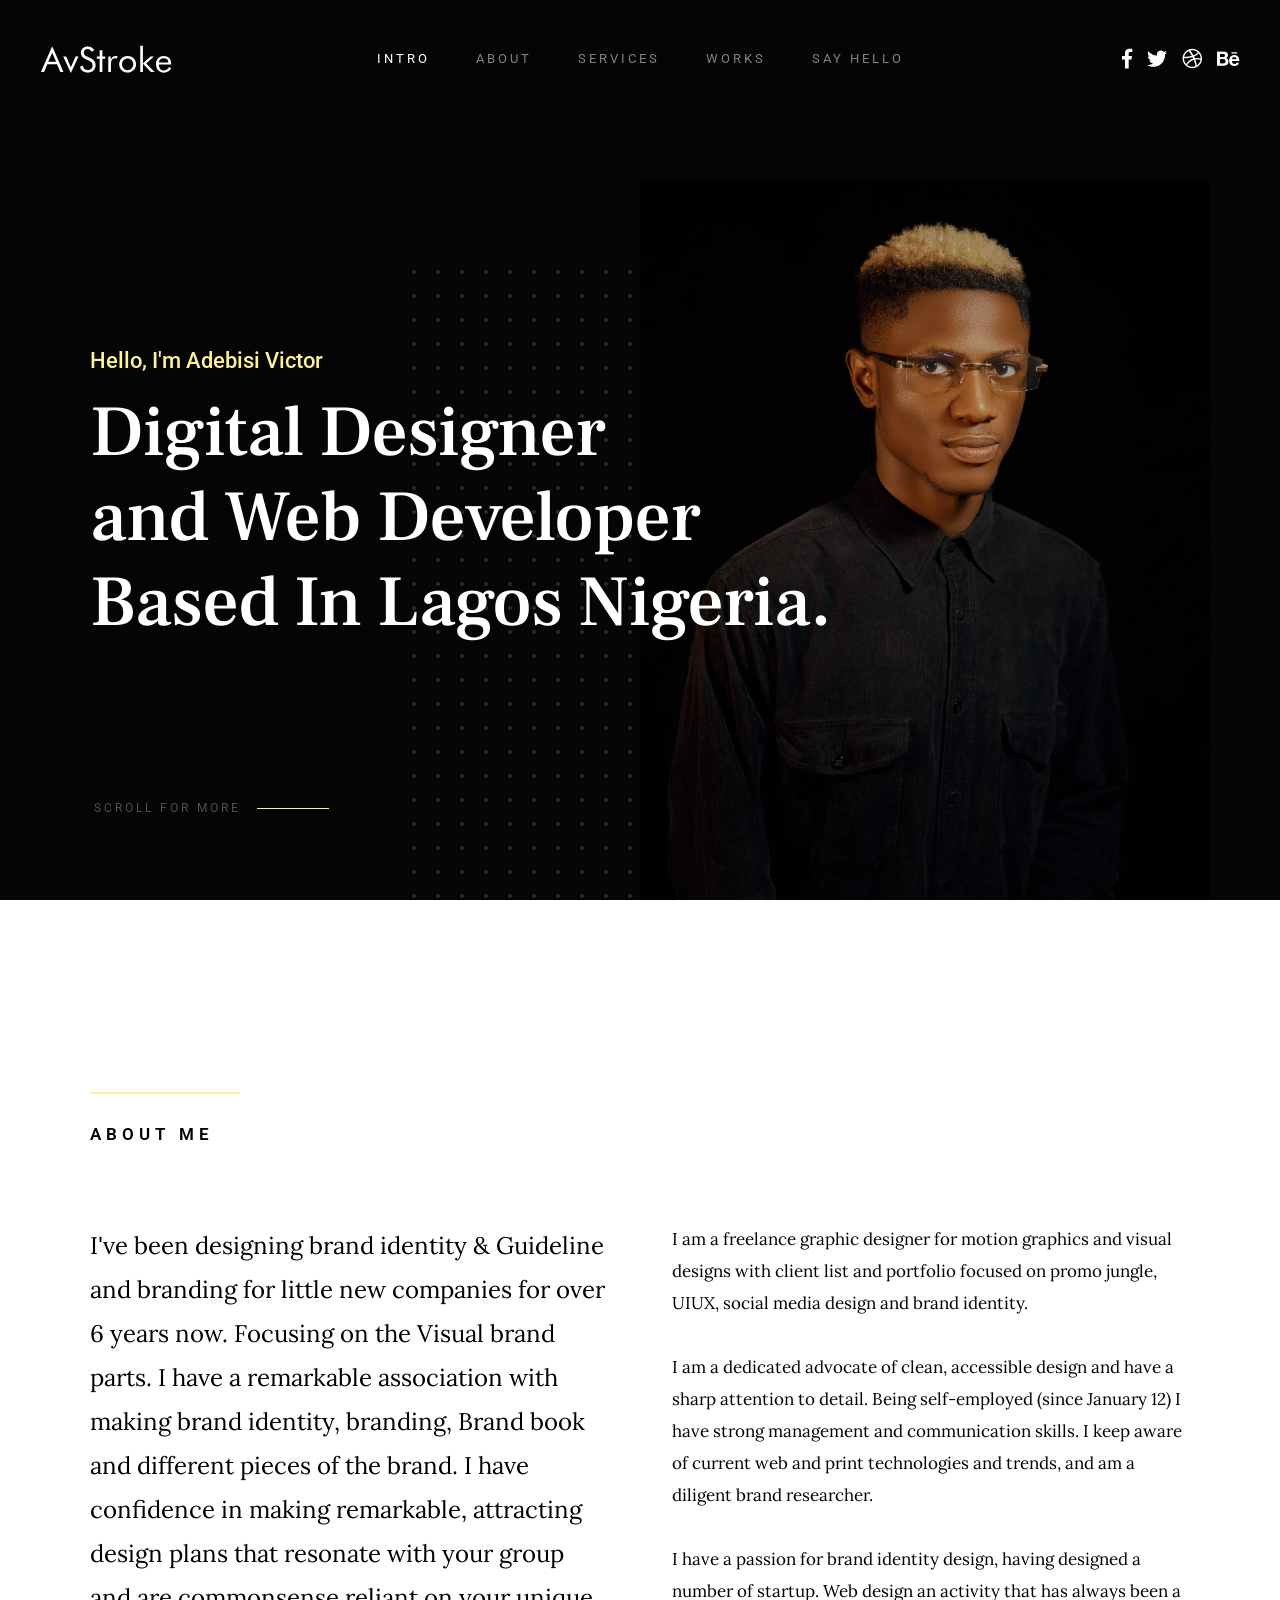
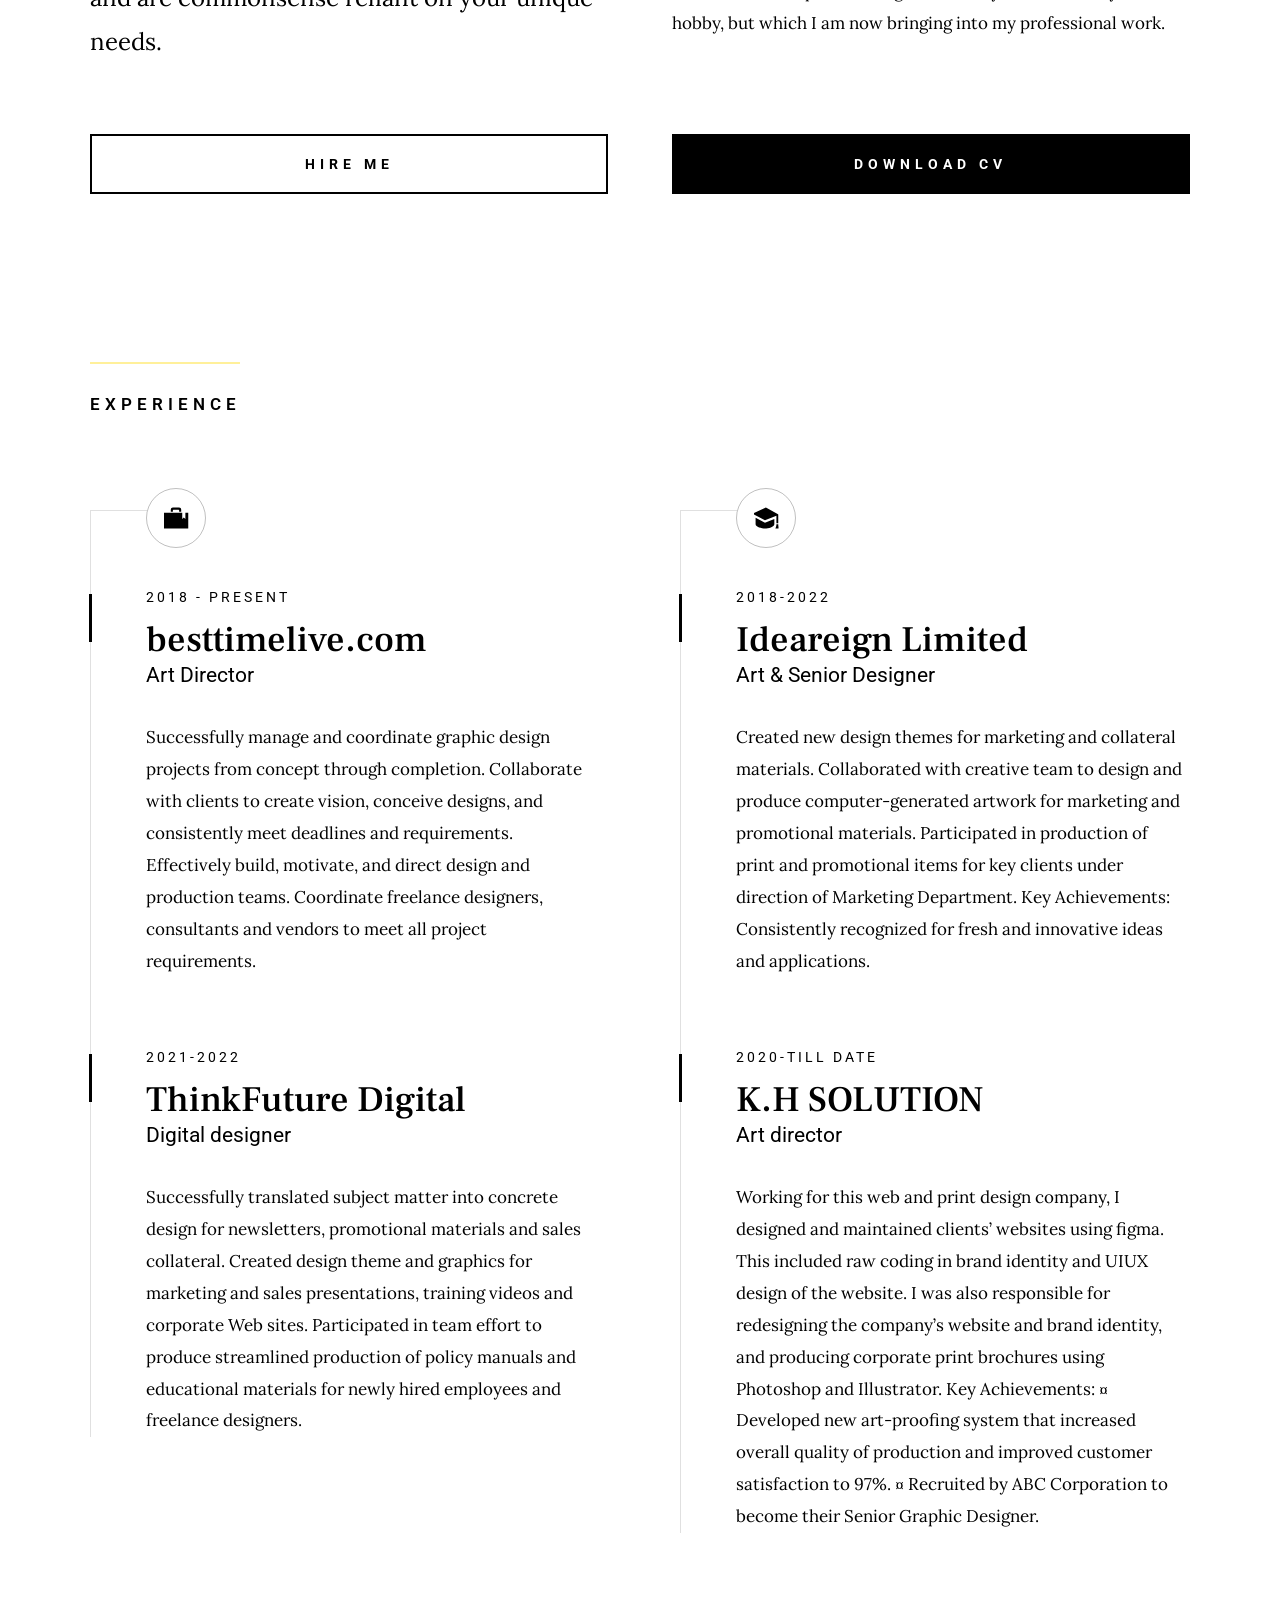
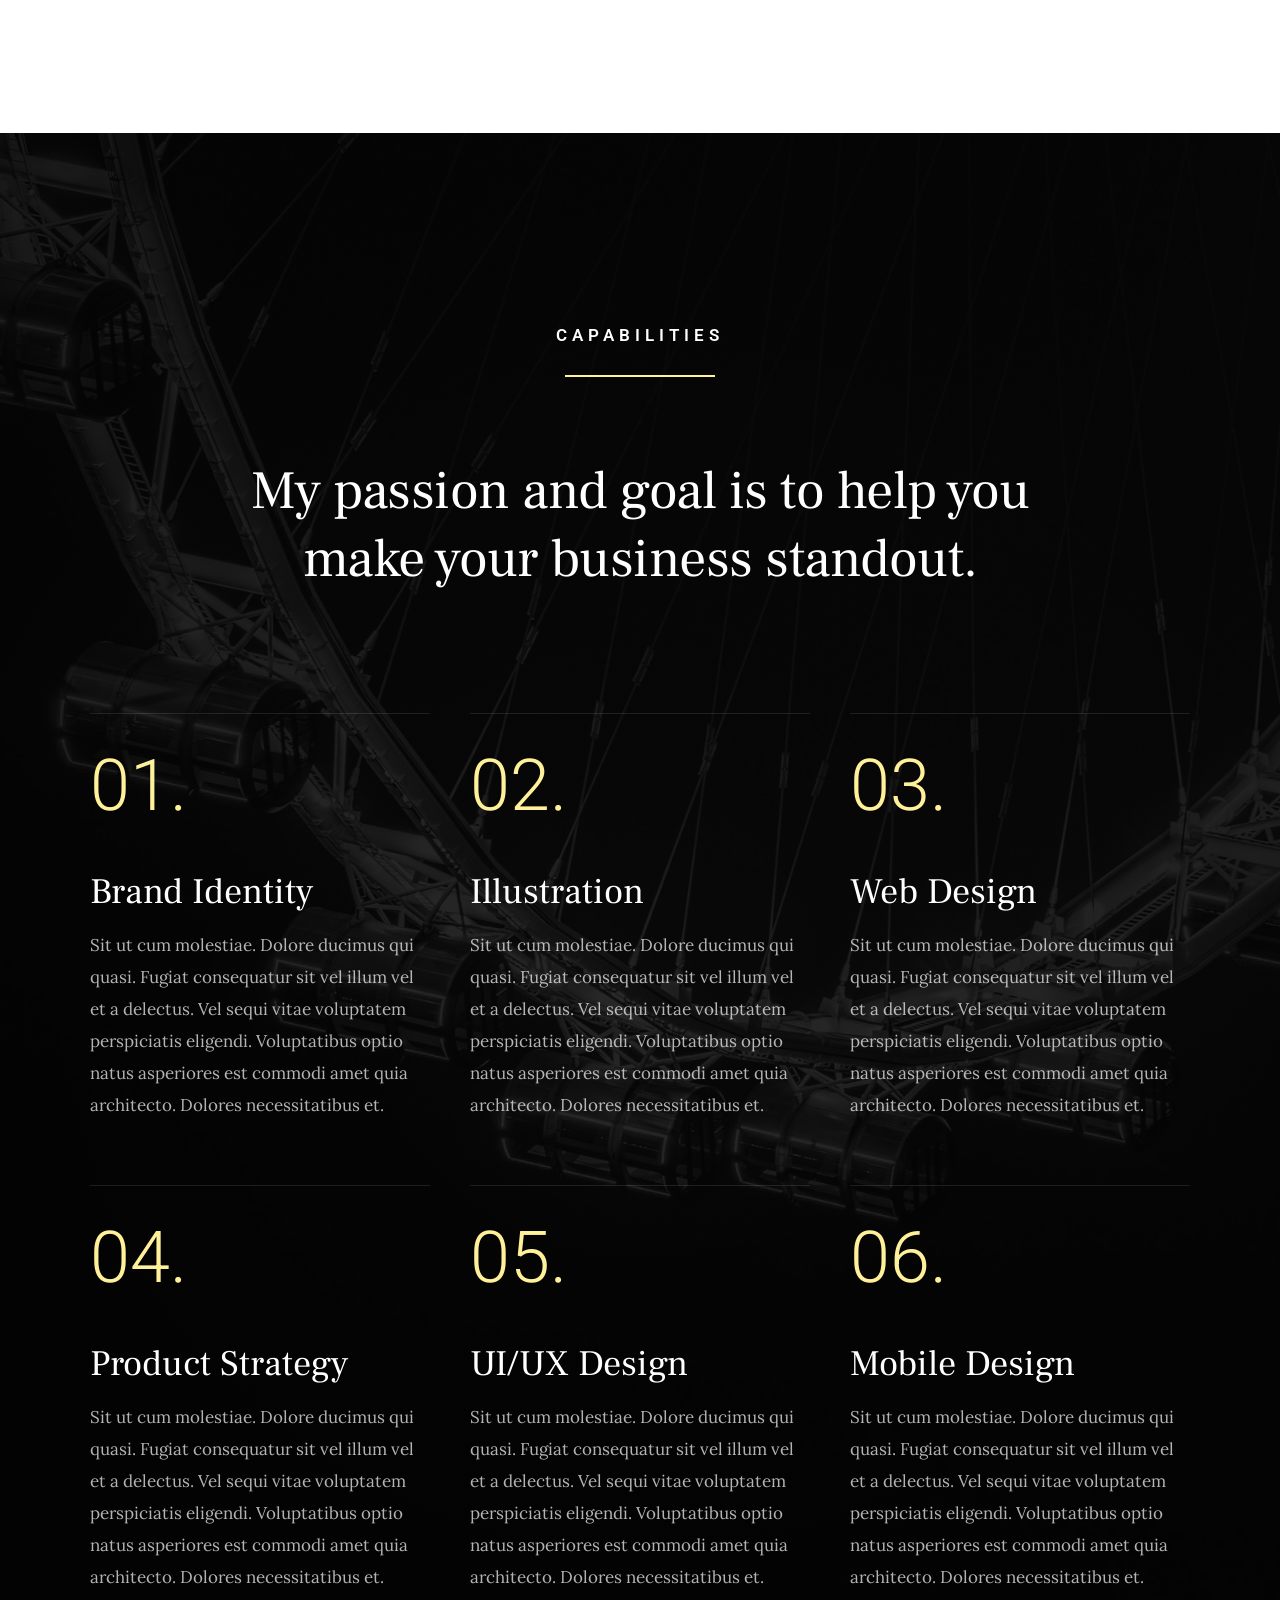
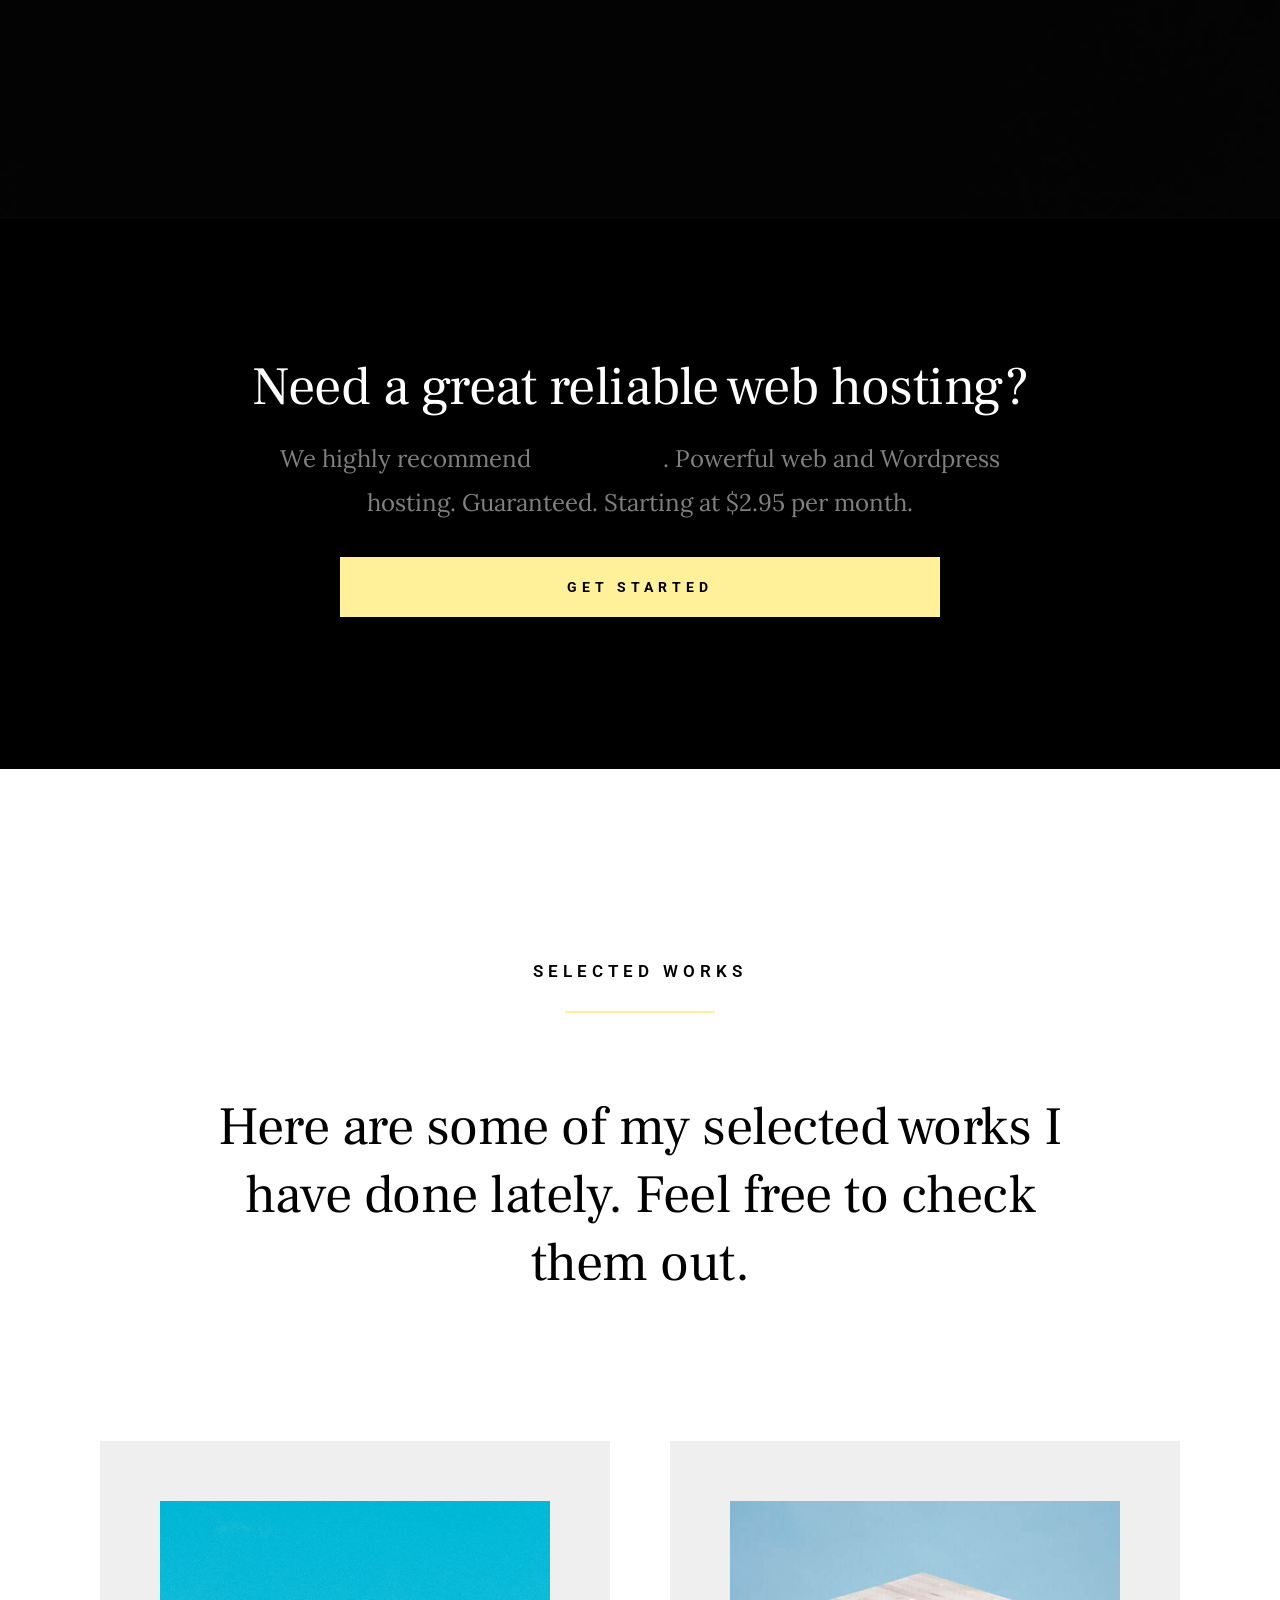
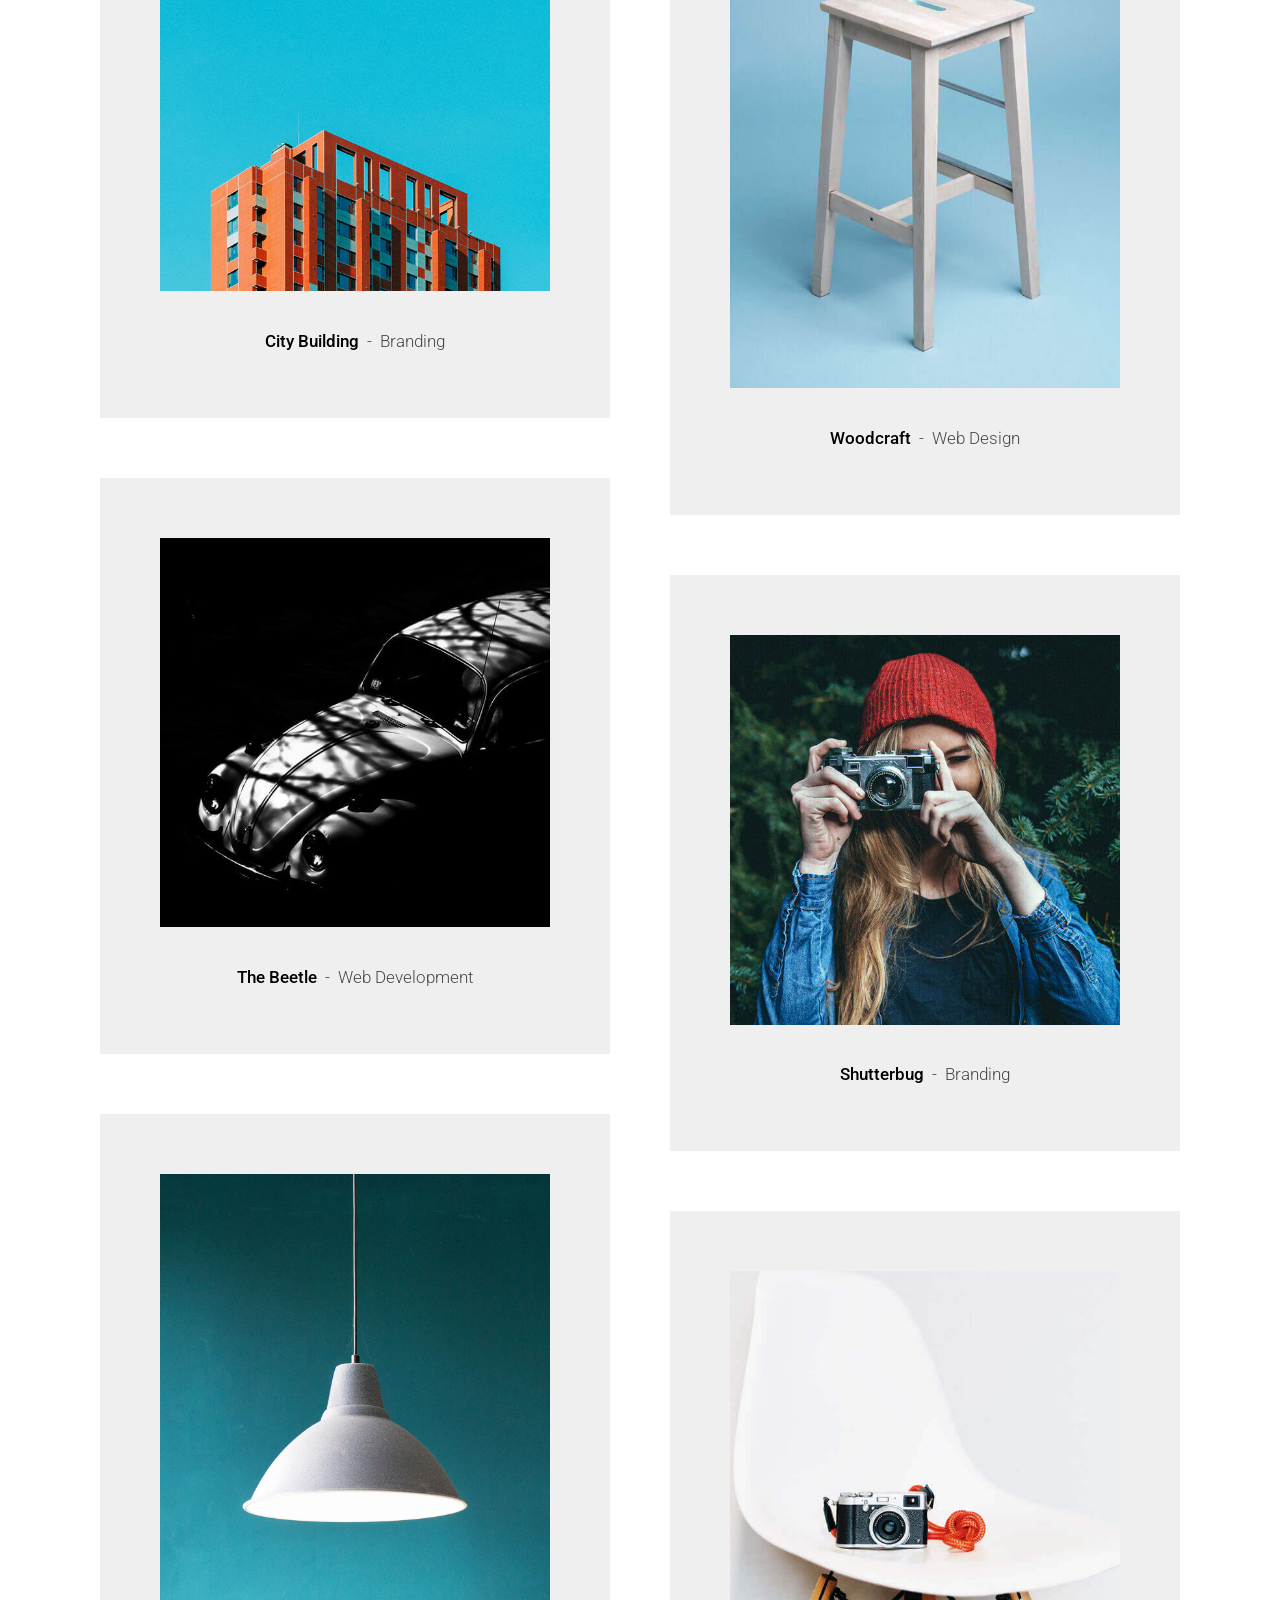
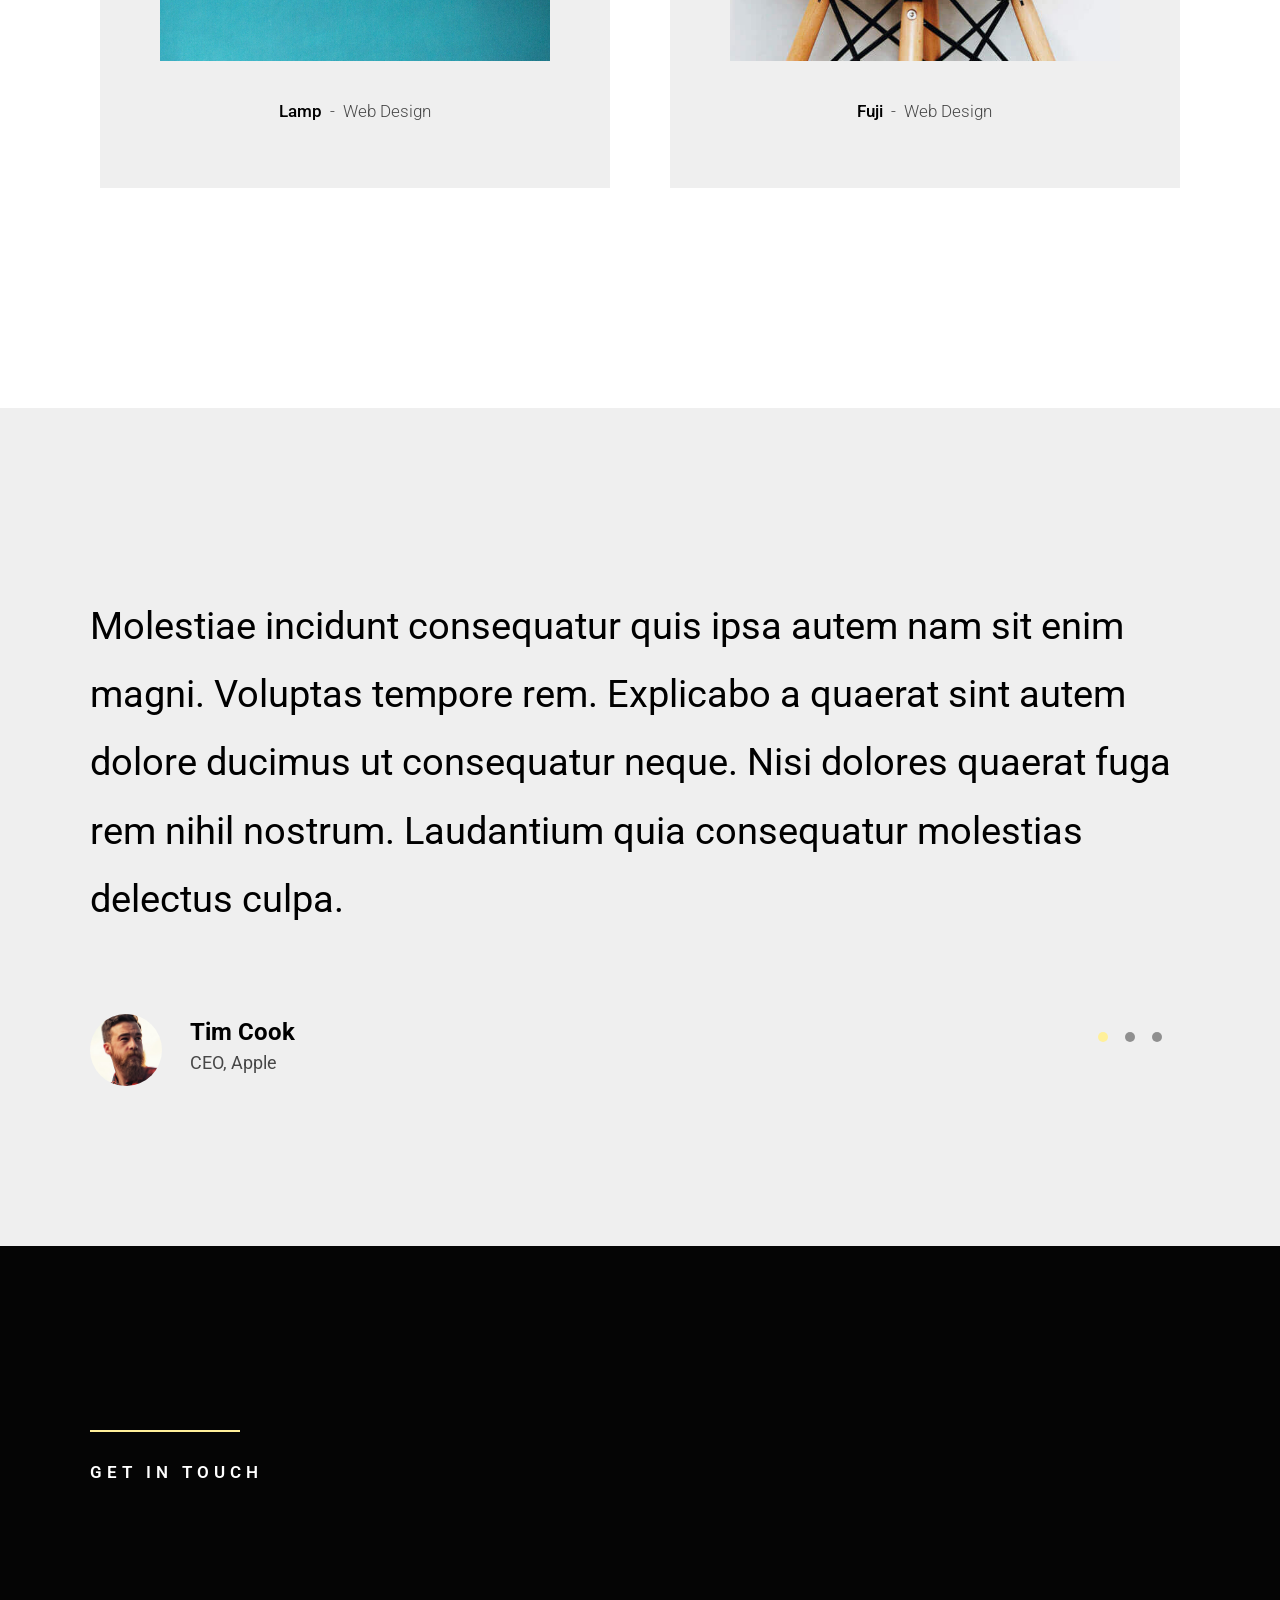
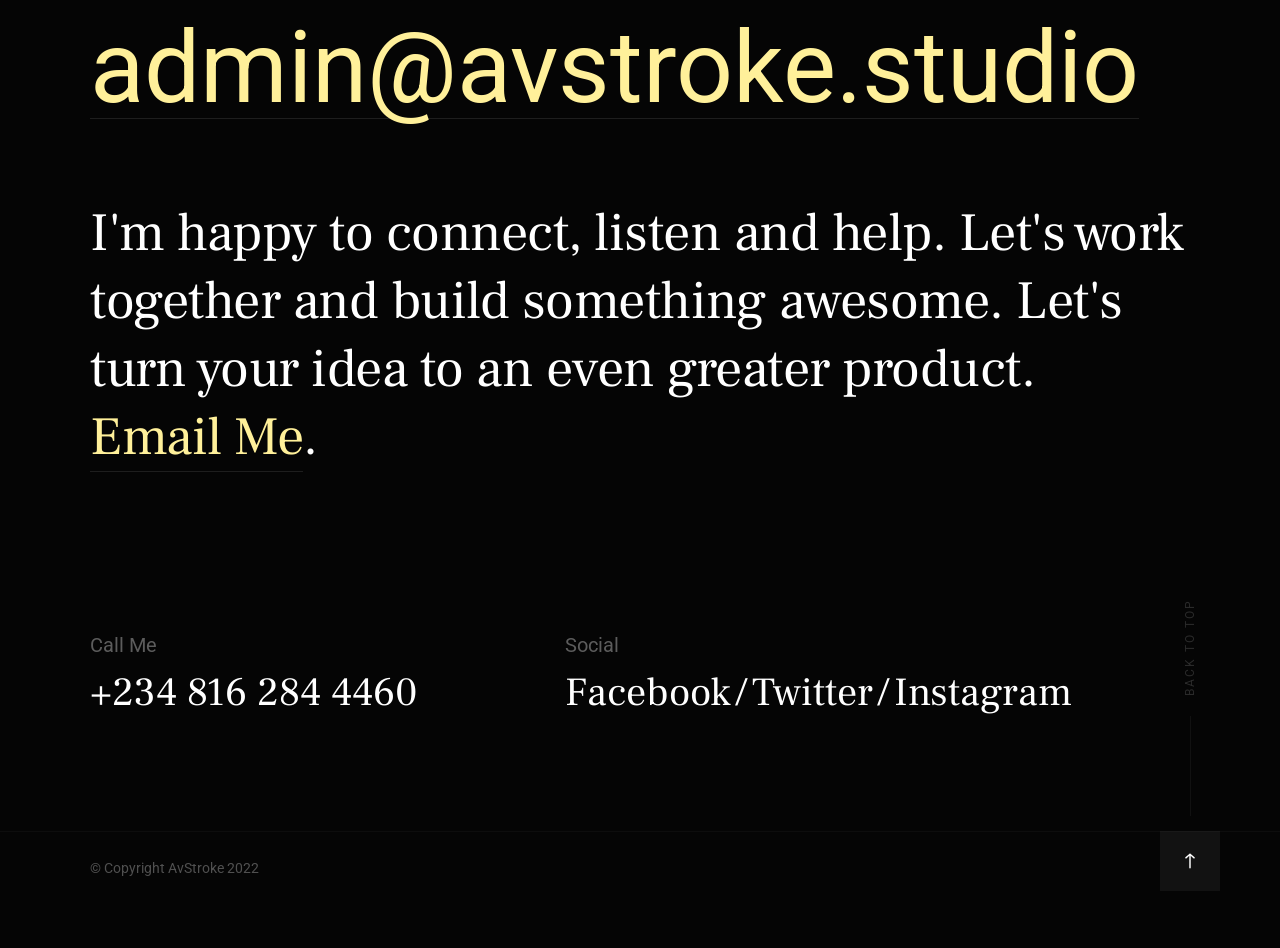
<file: index.html>
<!DOCTYPE html>
<html class="no-js" lang="en">
<head>

    <!--- basic page needs
    ================================================== -->
    <meta charset="utf-8">
    <title>Epitome</title>
    <meta name="description" content="">
    <meta name="author" content="">

    <!-- mobile specific metas
    ================================================== -->
    <meta name="viewport" content="width=device-width, initial-scale=1">

    <!-- CSS
    ================================================== -->
    <link rel="stylesheet" href="css/base.css">
    <link rel="stylesheet" href="css/vendor.css">
    <link rel="stylesheet" href="css/main.css">

    <!-- script
    ================================================== -->
    <script src="js/modernizr.js"></script>
    <script src="js/pace.min.js"></script>

    <!-- favicons
    ================================================== -->
    <link rel="apple-touch-icon" sizes="180x180" href="apple-touch-icon.png">
    <link rel="icon" type="image/png" sizes="32x32" href="favicon-32x32.png">
    <link rel="icon" type="image/png" sizes="16x16" href="favicon-16x16.png">
    <link rel="manifest" href="site.webmanifest">

</head>

<body id="top">

    <div id="preloader">
        <div id="loader"></div>
    </div>

    <!-- site header
    ================================================== -->
    <header class="s-header">

        <div class="header-logo">
            <a class="site-logo" href="index.html">
                <img src="images/logo.svg" alt="Homepage">
            </a>
        </div>

        <nav class="header-nav-wrap">
            <ul class="header-main-nav">
                <li class="current"><a class="smoothscroll" href="#intro" title="intro">Intro</a></li>
                <li><a class="smoothscroll" href="#about" title="about">About</a></li>
                <li><a class="smoothscroll" href="#services" title="services">Services</a></li>
                <li><a class="smoothscroll" href="#works" title="works">Works</a></li>
                <li><a class="smoothscroll" href="#contact" title="contact us">Say Hello</a></li>	
            </ul>

            <ul class="header-social">
                <li><a href="#0"><i class="fab fa-facebook-f" aria-hidden="true"></i></a></li>
                <li><a href="#0"><i class="fab fa-twitter" aria-hidden="true"></i></a></li>
                <li><a href="#0"><i class="fab fa-dribbble" aria-hidden="true"></i></a></li>
                <li><a href="#0"><i class="fab fa-behance" aria-hidden="true"></i></a></li>
            </ul>
        </nav>

        <a class="header-menu-toggle" href="#"><span>Menu</span></a>

    </header> <!-- end s-header -->


    <!-- intro
    ================================================== -->
    <section id="intro" class="s-intro target-section">

        <div class="row intro-content">

            <div class="column large-9 mob-full intro-text">
                <h3>Hello, I'm Adebisi Victor</h3>
                <h1>
                    Digital Designer <br>
                    and Web Developer <br>
                    Based In Lagos Nigeria.
                </h1>
            </div>

            <div class="intro-scroll">
                <a href="#about" class="intro-scroll-link smoothscroll">
                    Scroll For More
                </a>
            </div>

            <div class="intro-grid"></div>
            <div class="intro-pic"></div>

        </div> <!-- end row -->

    </section> <!-- end intro -->


    <!-- about
    ================================================== -->
    <section id="about" class="s-about target-section">

        <div class="about-me">

            <div class="row heading-block" data-aos="fade-up">
                <div class="column large-full">
                    <h2 class="section-heading">About Me</h2>
                </div>
            </div>

            <div class="row about-me__content" data-aos="fade-up">
                <div class="column large-full about-me__text">
                    <p class="lead">
                        I've been designing brand identity & Guideline and branding for little new companies for over 6 years now.
                        Focusing on the Visual brand parts. I have a remarkable association with making brand identity, branding, Brand book and 
                        different pieces of the brand. I have confidence in making remarkable, attracting design plans that resonate with your 
                        group and are commonsense reliant on your unique needs.
                    </p>

                    <p>
                        I am a freelance graphic designer for motion graphics and visual designs with client list and
                        portfolio focused on promo jungle, UIUX, social media design and brand identity. 
                    </p>

                    <p>
                       I am a dedicated advocate of clean, accessible design and have a sharp attention to detail.
                       Being self-employed (since January 12) I have strong management and communication skills. 
                       I keep aware of current web and print technologies and trends, and am a diligent brand researcher.
                    </p>

                    <p>
                        I have a passion for brand identity design, having designed a number of startup. 
                        Web design an activity that has always been a hobby, but which I am now bringing 
                        into my professional work.
                    </p>
                </div>
            </div>
    
            <div class="row about-me__buttons">
                <div class="column large-half tab-full" data-aos="fade-up">
                    <a href="https://t.me/avstroke" class="btn btn--stroke full-width">Hire Me</a>
                </div>
                <div class="column large-half tab-full" data-aos="fade-up">
                    <a href="Adebisi Victor Resume.pdf" class="btn btn--primary full-width">Download CV</a>
                </div>
            </div>

        </div> <!-- end about-me -->

        <div class="about-experience">

            <div class="row heading-block" data-aos="fade-up">
                <div class="column large-full">
                    <h2 class="section-heading">Experience</h2>
                </div>
            </div>

            <div class="row about-experience__timeline">

                <div class="column large-half tab-full" data-aos="fade-up">
                    <div class="timeline">

                        <div class="timeline__icon-wrap">
                            <span class="timeline__icon timeline__icon--work"></span>
                        </div>

                        <div class="timeline__block">
                            <div class="timeline__bullet"></div>
                            <div class="timeline__header">
                                <p class="timeline__timeframe">2018 - Present</p>
                                <h3 class="item-title">besttimelive.com</h3>
                                <h5>Art Director</h5>
                            </div>
                            <div class="timeline__desc">
                                <p>
                                    Successfully manage and coordinate graphic design projects from concept through completion. Collaborate with clients to create vision, conceive designs, and consistently meet deadlines and requirements. Effectively build, motivate, and direct design and production teams. Coordinate freelance designers, consultants and vendors to meet all project requirements. 
                                </p>
                            </div>
                        </div>

                        <div class="timeline__block">
                            <div class="timeline__bullet"></div>
                            <div class="timeline__header">
                                <p class="timeline__timeframe">2021-2022</p>
                                <h3 class="item-title">ThinkFuture Digital</h3>
                                <h5>Digital designer</h5>
                            </div>
                            <div class="timeline__desc">
                                <p>
                                    Successfully translated subject matter into concrete design for newsletters, promotional materials and sales collateral. Created design theme and graphics for marketing and sales presentations, training videos and corporate Web sites. Participated in team effort to produce streamlined production of policy manuals and educational materials for newly hired employees and freelance designers.
                                </p>
                            </div>
                        </div>

                    </div>
                </div>

                <div class="column large-half tab-full" data-aos="fade-up">
                    <div class="timeline">

                        <div class="timeline__icon-wrap">
                            <span class="timeline__icon timeline__icon--education"></span>
                        </div>

                        <div class="timeline__block">
                            <div class="timeline__bullet"></div>
                            <div class="timeline__header">
                                <p class="timeline__timeframe">2018-2022</p>
                                <h3 class="item-title">Ideareign Limited</h3>
                                <h5>Art & Senior Designer</h5>
                            </div>
                            <div class="timeline__desc">
                                <p>Created new design themes for marketing and collateral materials. Collaborated with creative team to design and produce computer-generated artwork for marketing and promotional materials. Participated in production of print and promotional items for key clients under direction of Marketing Department. Key Achievements: Consistently recognized for fresh and innovative ideas and applications.</p>
                            </div>
                        </div>

                        <div class="timeline__block">
                            <div class="timeline__bullet"></div>
                            <div class="timeline__header">
                                <p class="timeline__timeframe">2020-Till Date</p>
                                <h3 class="item-title">K.H SOLUTION</h3>
                                <h5>Art director</h5>
                            </div>
                            <div class="timeline__desc">
                                <p>
                                    Working for this web and print design company, I designed and maintained clients’ websites using figma. This included raw coding in brand identity and UIUX design of the website. I was also responsible for redesigning the company’s website and brand identity, and producing corporate print brochures using Photoshop and Illustrator. Key Achievements: ¤ Developed new art-proofing system that increased overall quality of production and improved customer satisfaction to 97%. ¤ Recruited by ABC Corporation to become their Senior Graphic Designer.
                                </p>
                            </div>
                        </div>

                    </div>
                </div>
            </div>

        </div> <!-- end about-experience -->

    </section> <!-- end s-about -->


    <!-- services
    ================================================== -->
    <section id="services" class="s-services ss-dark target-section">

        <div class="shadow-overlay"></div>

        <div class="row heading-block heading-block--center" data-aos="fade-up">
            <div class="column large-full">
                <h2 class="section-heading section-heading--centerbottom">Capabilities</h2>

                <p class="section-desc">
                    My passion and goal is to help you make your business standout.
                </p>
            </div>
        </div> <!-- end heading-block -->

        <div class="row services-list block-large-1-3 block-medium-1-2 block-tab-full">

            <div class="column item-service" data-aos="fade-up">
                <div class="item-service__content">
                    <h4 class="item-title">Brand Identity</h4>
                    <p>
                    Sit ut cum molestiae. Dolore ducimus qui quasi. Fugiat consequatur sit vel illum vel et 
                    a delectus. Vel sequi vitae voluptatem perspiciatis eligendi. Voluptatibus optio natus 
                    asperiores est commodi amet quia architecto. Dolores necessitatibus et.
                    </p>
                </div>
            </div>

            <div class="column item-service" data-aos="fade-up">
                <div class="item-service__content">
                    <h4 class="item-title">Illustration</h4>
                    <p>
                    Sit ut cum molestiae. Dolore ducimus qui quasi. Fugiat consequatur sit vel illum vel et 
                    a delectus. Vel sequi vitae voluptatem perspiciatis eligendi. Voluptatibus optio natus 
                    asperiores est commodi amet quia architecto. Dolores necessitatibus et.
                    </p>
                </div>
            </div>

            <div class="column item-service" data-aos="fade-up">
                <div class="item-service__content">
                    <h4 class="item-title">Web Design</h4>
                    <p>
                    Sit ut cum molestiae. Dolore ducimus qui quasi. Fugiat consequatur sit vel illum vel et 
                    a delectus. Vel sequi vitae voluptatem perspiciatis eligendi. Voluptatibus optio natus 
                    asperiores est commodi amet quia architecto. Dolores necessitatibus et.
                    </p>
                </div>
            </div>

            <div class="column item-service" data-aos="fade-up">
                <div class="item-service__content">
                    <h4 class="item-title">Product Strategy</h4>
                    <p>
                    Sit ut cum molestiae. Dolore ducimus qui quasi. Fugiat consequatur sit vel illum vel et 
                    a delectus. Vel sequi vitae voluptatem perspiciatis eligendi. Voluptatibus optio natus 
                    asperiores est commodi amet quia architecto. Dolores necessitatibus et.
                    </p>
                </div>
            </div>

            <div class="column item-service" data-aos="fade-up">
                <div class="item-service__content">
                    <h4 class="item-title">UI/UX Design</h4>
                    <p>
                    Sit ut cum molestiae. Dolore ducimus qui quasi. Fugiat consequatur sit vel illum vel et 
                    a delectus. Vel sequi vitae voluptatem perspiciatis eligendi. Voluptatibus optio natus 
                    asperiores est commodi amet quia architecto. Dolores necessitatibus et.
                    </p>
                </div>
            </div>

            <div class="column item-service" data-aos="fade-up">
                <div class="item-service__content">
                    <h4 class="item-title">Mobile Design</h4>
                    <p>
                    Sit ut cum molestiae. Dolore ducimus qui quasi. Fugiat consequatur sit vel illum vel et 
                    a delectus. Vel sequi vitae voluptatem perspiciatis eligendi. Voluptatibus optio natus 
                    asperiores est commodi amet quia architecto. Dolores necessitatibus et.
                    </p>
                </div>
            </div>

        </div> <!-- end services-list -->

    </section> <!-- end s-services -->


    <!-- CTA
    ================================================== -->
    <section class="s-cta ss-dark">

        <div class="row heading-block heading-block--center" data-aos="fade-up">
            <div class="column large-full">
                <h2 class="section-desc">
                    Need a great reliable web hosting?
                </h2>
            </div>
        </div> <!-- end heading-block -->

        <div class="row cta-content" data-aos="fade-up">
            <div class="column large-full">
                <p>
                We highly recommend <a href="https://www.dreamhost.com/r.cgi?287326">DreamHost</a>.
                Powerful web and Wordpress hosting. Guaranteed.
                Starting at $2.95 per month.
                </p>

                <a href="https://www.dreamhost.com/r.cgi?287326" class="btn full-width">Get Started</a>
            </div>
        </div> <!-- end ad-content -->

    </section> <!-- end s-cta -->


    <!-- works
    ================================================== -->
    <section id="works" class="s-works target-section">

        <div class="row heading-block heading-block--center" data-aos="fade-up">
            <div class="column large-full">
                <h2 class="section-heading section-heading--centerbottom">Selected Works</h2>
                <p class="section-desc">
                    Here are some of my selected works I have done lately. Feel free to 
                    check them out.
                </p>
            </div>
        </div> <!-- end heading-block -->

        <div class="masonry-wrap">

            <div class="masonry">
                <div class="grid-sizer"></div>
    
                <div class="masonry__brick" data-aos="fade-up">
                    <div class="item-folio">
                        <div class="item-folio__thumb">
                            <a href="images/portfolio/gallery/g-city-building.jpg" class="thumb-link" title="Shutterbug" data-size="1050x700">
                                <img src="images/portfolio/city-building.jpg" 
                                     srcset="images/portfolio/city-building.jpg 1x, images/portfolio/city-building@2x.jpg 2x" alt="">
                            </a>    
                            <a href="https://www.behance.net/" class="item-folio__project-link" title="Project link" target="_blank"></a>
                        </div>
    
                        <div class="item-folio__text">
                            <h4 class="item-folio__title">
                                City Building
                            </h4>
                            <p class="item-folio__cat">
                                Branding
                            </p>
                        </div>
    
                        <div class="item-folio__caption">
                            <p>Vero molestiae sed aut natus excepturi. Et tempora numquam. Temporibus iusto quo.Unde dolorem corrupti neque nisi.</p>
                        </div>
                    </div>
                </div> <!-- end masonry__brick -->
    
                <div class="masonry__brick" data-aos="fade-up">
                    <div class="item-folio">
                        <div class="item-folio__thumb">
                            <a href="images/portfolio/gallery/g-woodcraft.jpg" class="thumb-link" title="Woodcraft" data-size="1050x700">
                                <img src="images/portfolio/woodcraft.jpg" 
                                     srcset="images/portfolio/woodcraft.jpg 1x, images/portfolio/woodcraft@2x.jpg 2x" alt="">
                            </a>
                            <a href="https://www.behance.net/" class="item-folio__project-link" title="Project link" target="_blank"></a>
                        </div>
                        <div class="item-folio__text">
                            <h4 class="item-folio__title">
                                Woodcraft
                            </h4>
                            <p class="item-folio__cat">
                                Web Design
                            </p>
                        </div>
                        <div class="item-folio__caption">
                            <p>Vero molestiae sed aut natus excepturi. Et tempora numquam. Temporibus iusto quo.Unde dolorem corrupti neque nisi.</p>
                        </div>
                    </div>
                </div> <!-- end masonry__brick -->

                <div class="masonry__brick" data-aos="fade-up">
                    <div class="item-folio">
                            
                        <div class="item-folio__thumb">
                            <a href="images/portfolio/gallery/g-beetle.jpg" class="thumb-link" title="The Beetle Car" data-size="1050x700">
                                <img src="images/portfolio/the-beetle.jpg"
                                     srcset="images/portfolio/the-beetle.jpg 1x, images/portfolio/the-beetle@2x.jpg 2x" alt="">
                            </a>
                            <a href="https://www.behance.net/" class="item-folio__project-link" title="Project link" target="_blank"></a>
                        </div>
                        <div class="item-folio__text">
                            <h4 class="item-folio__title">
                                The Beetle
                            </h4>
                            <p class="item-folio__cat">
                                Web Development
                            </p>
                        </div>
                        <div class="item-folio__caption">
                            <p>Vero molestiae sed aut natus excepturi. Et tempora numquam. Temporibus iusto quo.Unde dolorem corrupti neque nisi.</p>
                        </div>
                    </div>
                </div> <!-- end masonry__brick -->

                <div class="masonry__brick" data-aos="fade-up">
                    <div class="item-folio">
                        <div class="item-folio__thumb">
                            <a href="images/portfolio/gallery/g-shutterbug.jpg" class="thumb-link" title="Grow Green" data-size="1050x700">
                                <img src="images/portfolio/shutterbug.jpg" 
                                     srcset="images/portfolio/shutterbug.jpg 1x, images/portfolio/shutterbug@2x.jpg 2x" alt="">
                            </a>
                            <a href="https://www.behance.net/" class="item-folio__project-link" title="Project link" target="_blank"></a>
                        </div>
                        <div class="item-folio__text">
                            <h4 class="item-folio__title">
                                Shutterbug
                            </h4>
                            <p class="item-folio__cat">
                                Branding
                            </p>
                        </div>
                        <div class="item-folio__caption">
                            <p>Vero molestiae sed aut natus excepturi. Et tempora numquam. Temporibus iusto quo.Unde dolorem corrupti neque nisi.</p>
                        </div>
                    </div>
                </div> <!-- end masonry__brick -->

                <div class="masonry__brick" data-aos="fade-up">
                    <div class="item-folio">
                            
                        <div class="item-folio__thumb">
                            <a href="images/portfolio/gallery/g-lamp.jpg" class="thumb-link" title="Guitarist" data-size="1050x700">
                                <img src="images/portfolio/lamp.jpg" 
                                     srcset="images/portfolio/lamp.jpg 1x, images/portfolio/lamp@2x.jpg 2x" alt="">
                            </a>
                            <a href="https://www.behance.net/" class="item-folio__project-link" title="Project link" target="_blank"></a>
                        </div>
                        <div class="item-folio__text">
                            <h4 class="item-folio__title">
                                Lamp
                            </h4>
                            <p class="item-folio__cat">
                                Web Design
                            </p>
                        </div>
                        <div class="item-folio__caption">
                            <p>Vero molestiae sed aut natus excepturi. Et tempora numquam. Temporibus iusto quo.Unde dolorem corrupti neque nisi.</p>
                        </div>
                    </div>
                </div> <!-- end masonry__brick -->
        
                <div class="masonry__brick" data-aos="fade-up">
                    <div class="item-folio">
                            
                        <div class="item-folio__thumb">
                            <a href="images/portfolio/gallery/g-fuji.jpg" class="thumb-link" title="Palmeira" data-size="1050x700">
                                <img src="images/portfolio/fuji.jpg"
                                     srcset="images/portfolio/fuji.jpg 1x, images/portfolio/fuji@2x.jpg 2x" alt="">
                            </a>
                            <a href="https://www.behance.net/" class="item-folio__project-link" title="Project link" target="_blank"></a>
                        </div>
                        <div class="item-folio__text">
                            <h4 class="item-folio__title">
                                Fuji
                            </h4>
                            <p class="item-folio__cat">
                                Web Design
                            </p>
                        </div>
                        <div class="item-folio__caption">
                            <p>Vero molestiae sed aut natus excepturi. Et tempora numquam. Temporibus iusto quo.Unde dolorem corrupti neque nisi.</p>
                        </div>
                    </div>
                </div> <!-- end masonry__brick -->

            </div> <!-- end masonry -->

        </div> <!-- end masonry-wrap -->

    </section> <!-- end s-work -->


    <!-- testimonies
    ================================================== -->
    <section class="s-testimonials">
    
        <div class="row testimonials" data-aos="fade-up">

            <div class="column large-full testimonials__slider">

                <div class="testimonials__slide">
                    <p>Molestiae incidunt consequatur quis ipsa autem nam sit enim magni. Voluptas tempore rem. 
                    Explicabo a quaerat sint autem dolore ducimus ut consequatur neque.  Nisi dolores quaerat fuga rem nihil nostrum.
                    Laudantium quia consequatur molestias delectus culpa.</p>
                    <div class="testimonials__info">
                        <img src="images/avatars/user-02.jpg" alt="Author image" class="testimonials__avatar">
                        <cite class="testimonials__cite">
                            <strong>Tim Cook</strong>
                            <span>CEO, Apple</span>
                        </cite>
                    </div>
                </div> <!-- end testimonials__slide -->

                <div class="testimonials__slide">
                    <p>Excepturi nam cupiditate culpa doloremque deleniti repellat. Veniam quos repellat voluptas animi adipisci.
                    Nisi eaque consequatur. Voluptatem dignissimos ut ducimus accusantium perspiciatis.
                        Quasi voluptas eius distinctio. Atque eos maxime.</p>
                    <div class="testimonials__info">
                        <img src="images/avatars/user-01.jpg" alt="Author image" class="testimonials__avatar">
                        <cite class="testimonials__cite">
                            <strong>Sundar Pichai</strong>
                            <span>CEO, Google</span>
                        </cite>
                    </div>
                </div> <!-- end testimonials__slide -->

                <div class="testimonials__slide">
                    <p>Repellat dignissimos libero. Qui sed at corrupti expedita voluptas odit. Nihil ea quia nesciunt. Ducimus aut sed ipsam.  
                    Autem eaque officia cum exercitationem sunt voluptatum accusamus. Quasi voluptas eius distinctio.
                    Voluptatem dignissimos ut.</p>
                    <div class="testimonials__info">
                        <img src="images/avatars/user-04.jpg" alt="Author image" class="testimonials__avatar">
                        <cite class="testimonials__cite">
                            <strong>Satya Nadella</strong>
                            <span>CEO, Microsoft</span>
                        </cite>
                    </div>
                </div> <!-- end testimonials__slide -->
                
            </div> <!-- end testimonials__slider -->

        </div> <!-- end testimonials -->

    </section> <!-- end s-testimonials -->


    <!-- contact
    ================================================== -->
    <section id="contact" class="s-contact ss-dark target-section">

        <div class="row heading-block" data-aos="fade-up">
            <div class="column large-full">
                <h2 class="section-heading">Get In Touch</h2>
            </div>
        </div>

        <div class="row contact-main" data-aos="fade-up">
            <div class="column large-full">
                <p class="contact-email">
                    <a href="mailto:#0">admin@avstroke.studio</a>
                </p>

                <p class="section-desc">
                I'm happy to connect, listen and help. Let's work together and build
                something awesome. Let's turn your idea to an even greater product.
                <a href="mailto:#0">Email Me</a>.
                </p>
            </div>
        </div>

        <div class="row contact-infos" data-aos="fade-up" data-aos-anchor=".contact-main">

            <div class="column large-5 medium-full contact-phone">
                <h4>Call Me</h4>
                <a href="tel:197-543-2345">+234 816 284 4460</a>
            </div>

            <div class="column large-7 medium-full contact-social">
                <h4>Social</h4>
                <ul>
                    <li><a href="#0" title="Facebook">Facebook</a></li>
                    <li><a href="#0" title="Twitter">Twitter</a></li>
                    <li><a href="#0" title="Instagram">Instagram</a></li>
                </ul>
            </div>

        </div> <!-- end contact-infos -->

    </section> <!-- end s-contact -->


    <!-- footer
    ================================================== -->
    <footer>
        <div class="row">
            <div class="column large-full ss-copyright">
                <span>© Copyright AvStroke 2022</span> 
            </div>            

            <div class="ss-go-top">
                <a class="smoothscroll" title="Back to Top" href="#top"></a>
            </div>
        </div>
    </footer>


    <!-- photoswipe background
    ================================================== -->
    <div aria-hidden="true" class="pswp" role="dialog" tabindex="-1">

        <div class="pswp__bg"></div>
        <div class="pswp__scroll-wrap">

            <div class="pswp__container">
                <div class="pswp__item"></div>
                <div class="pswp__item"></div>
                <div class="pswp__item"></div>
            </div>

            <div class="pswp__ui pswp__ui--hidden">
                <div class="pswp__top-bar">
                    <div class="pswp__counter"></div><button class="pswp__button pswp__button--close" title="Close (Esc)"></button> <button class="pswp__button pswp__button--share" title=
                    "Share"></button> <button class="pswp__button pswp__button--fs" title="Toggle fullscreen"></button> <button class="pswp__button pswp__button--zoom" title=
                    "Zoom in/out"></button>
                    <div class="pswp__preloader">
                        <div class="pswp__preloader__icn">
                            <div class="pswp__preloader__cut">
                                <div class="pswp__preloader__donut"></div>
                            </div>
                        </div>
                    </div>
                </div>
                <div class="pswp__share-modal pswp__share-modal--hidden pswp__single-tap">
                    <div class="pswp__share-tooltip"></div>
                </div><button class="pswp__button pswp__button--arrow--left" title="Previous (arrow left)"></button> <button class="pswp__button pswp__button--arrow--right" title=
                "Next (arrow right)"></button>
                <div class="pswp__caption">
                    <div class="pswp__caption__center"></div>
                </div>
            </div>

        </div>

    </div><!-- end photoSwipe background -->


    <!-- Java Script
    ================================================== -->
    <script src="js/jquery-3.2.1.min.js"></script>
    <script src="js/plugins.js"></script>
    <script src="js/main.js"></script>

</body>
</file>
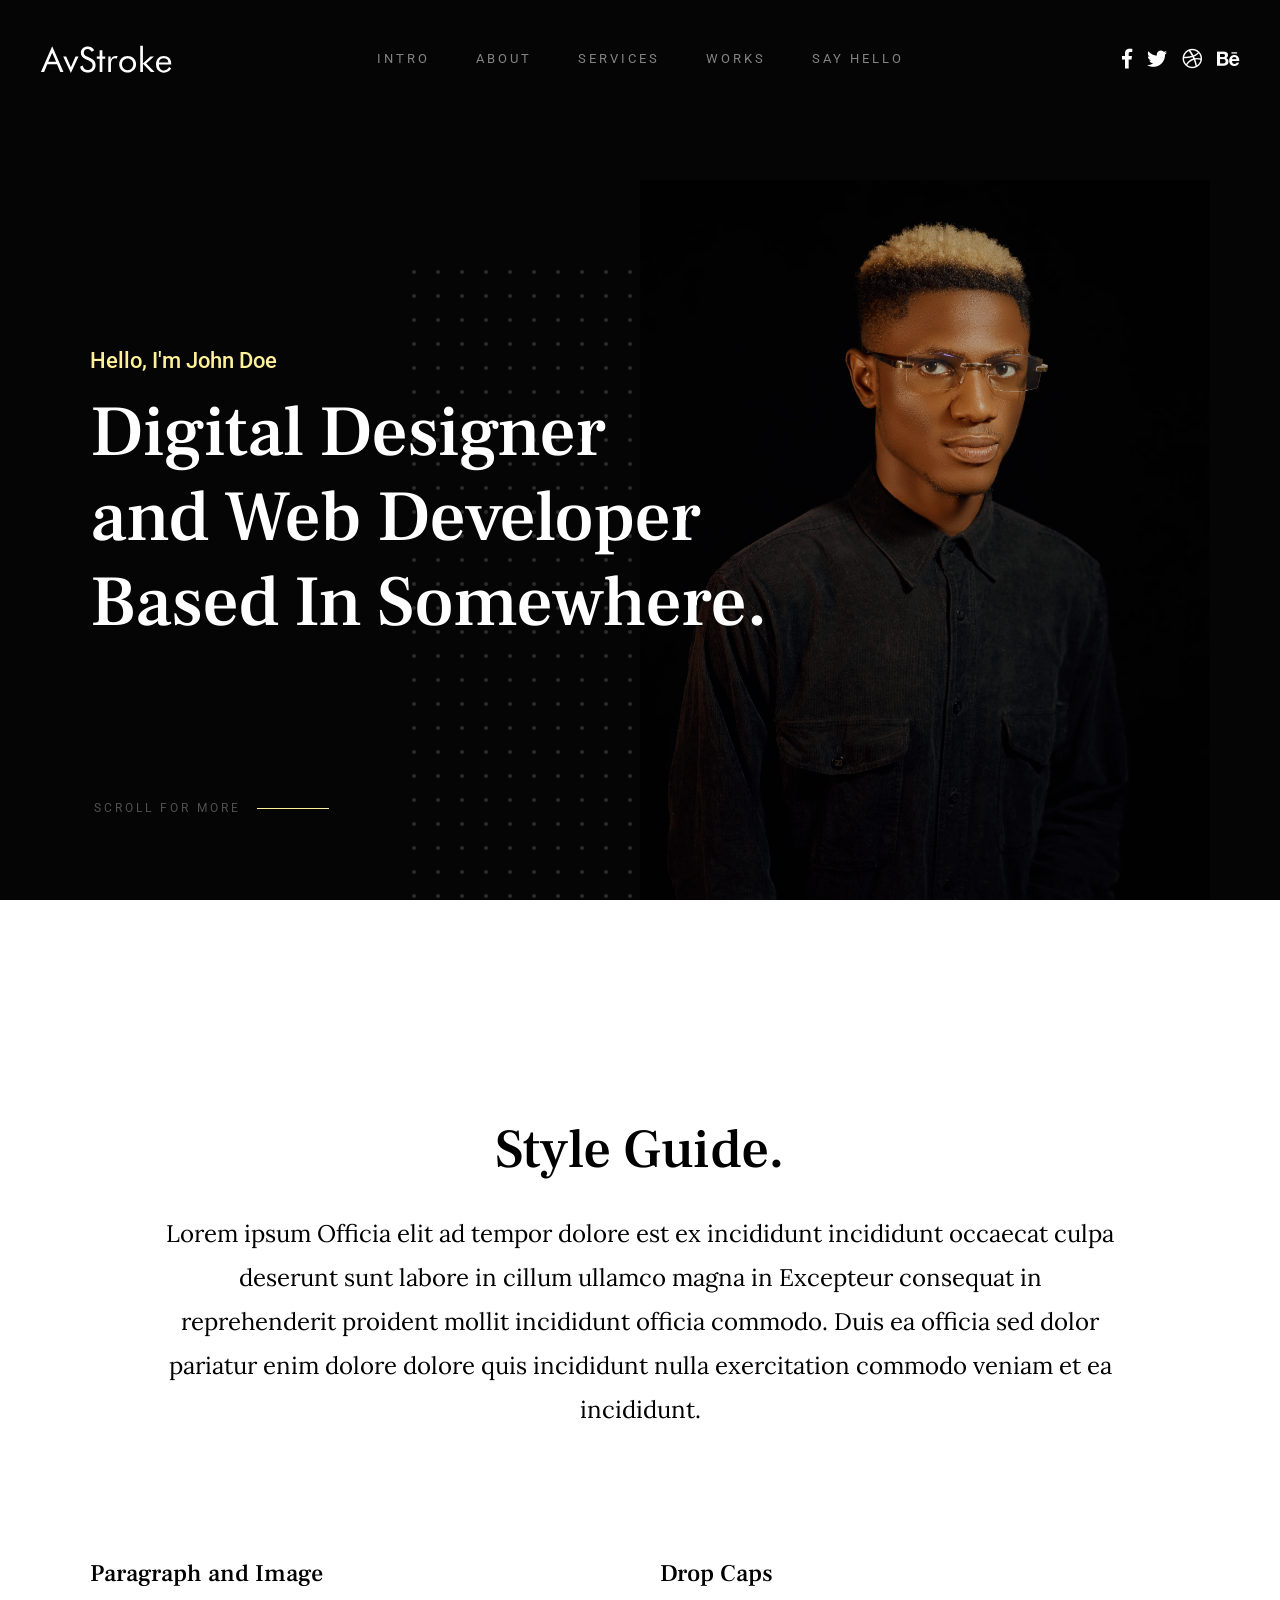
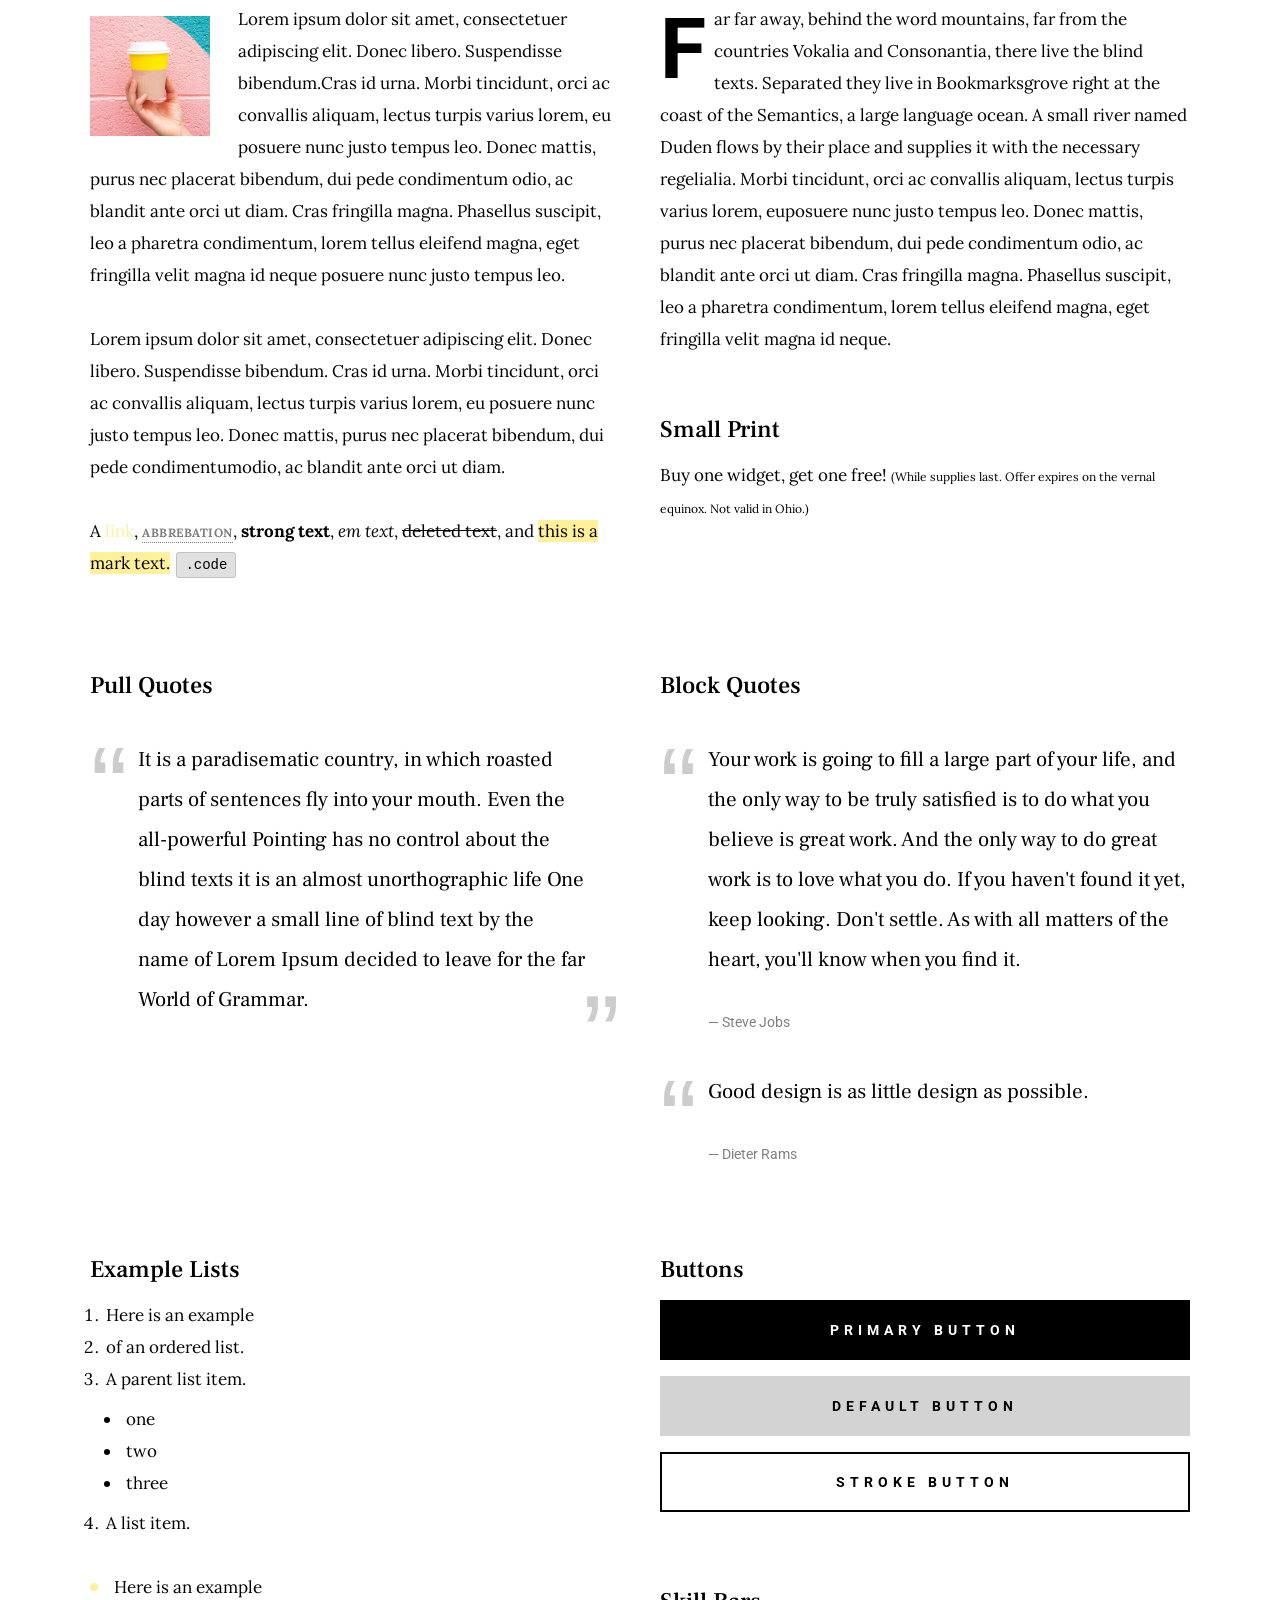
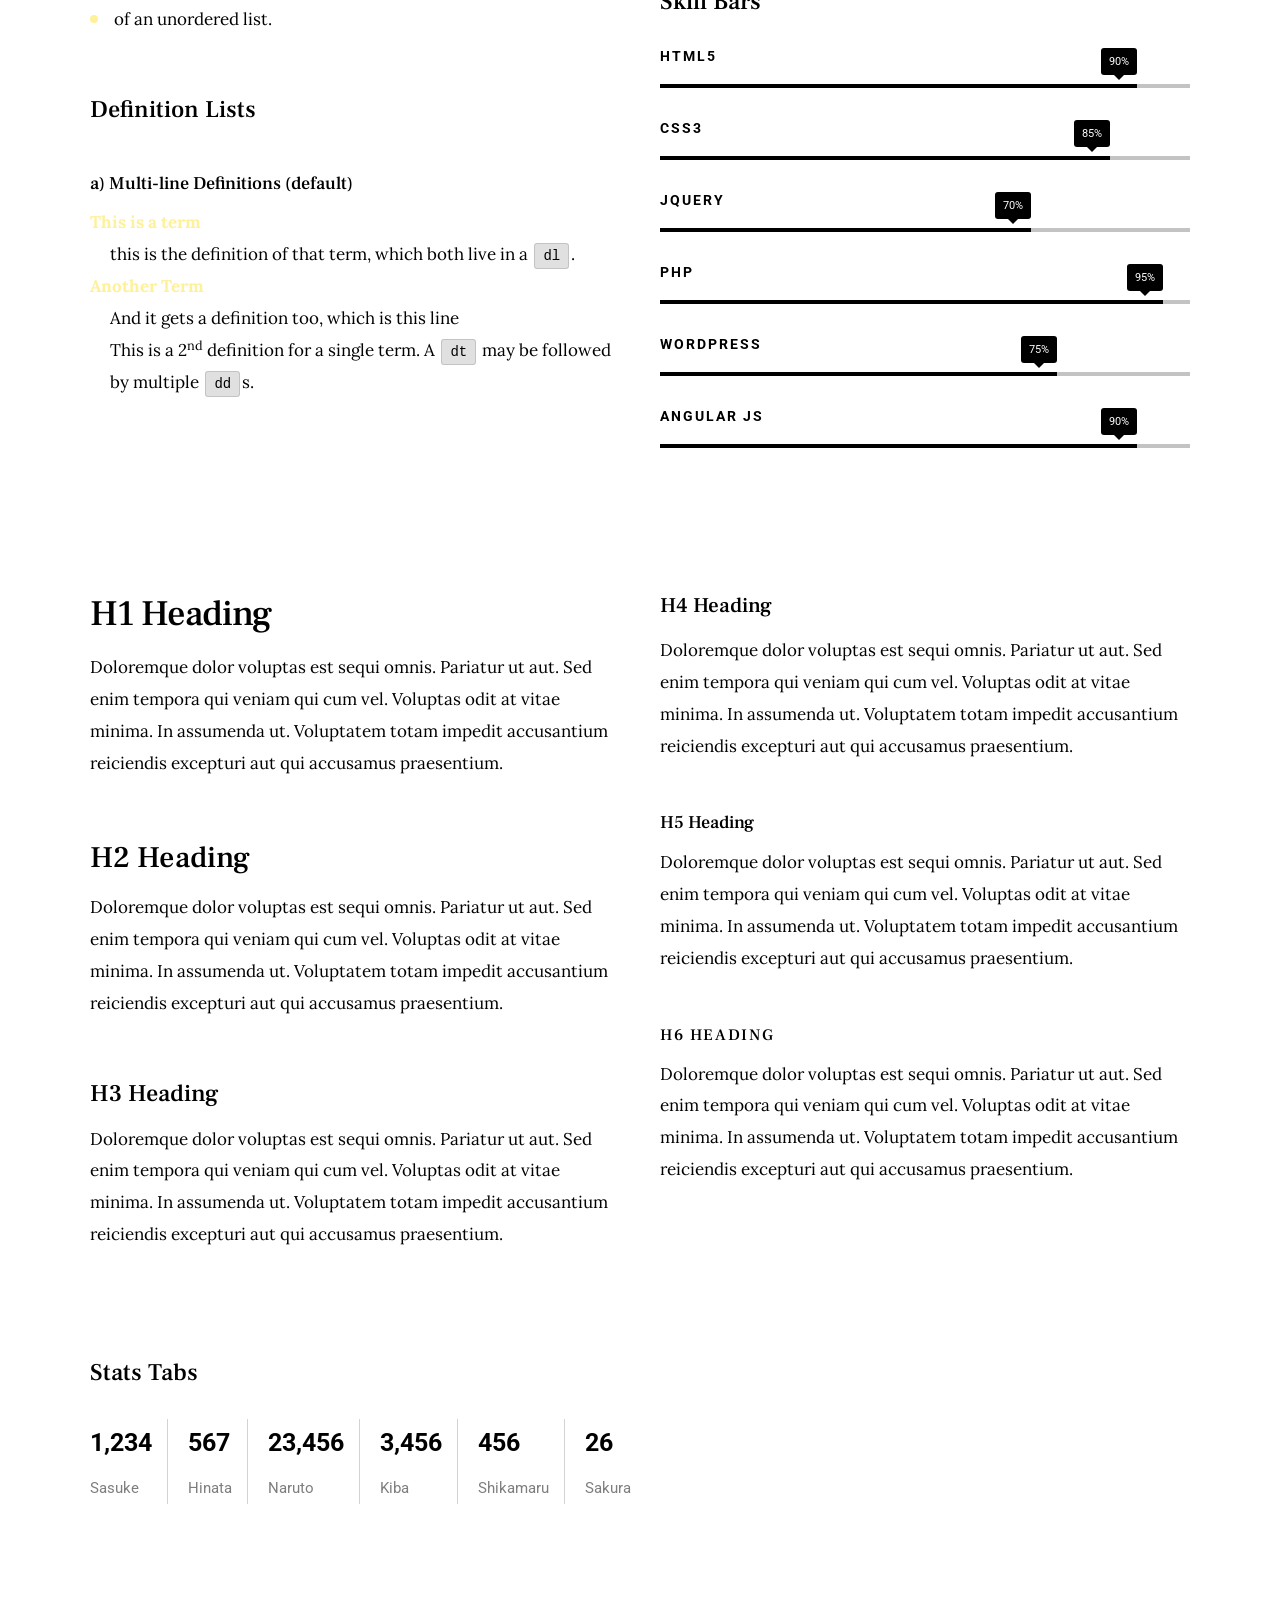
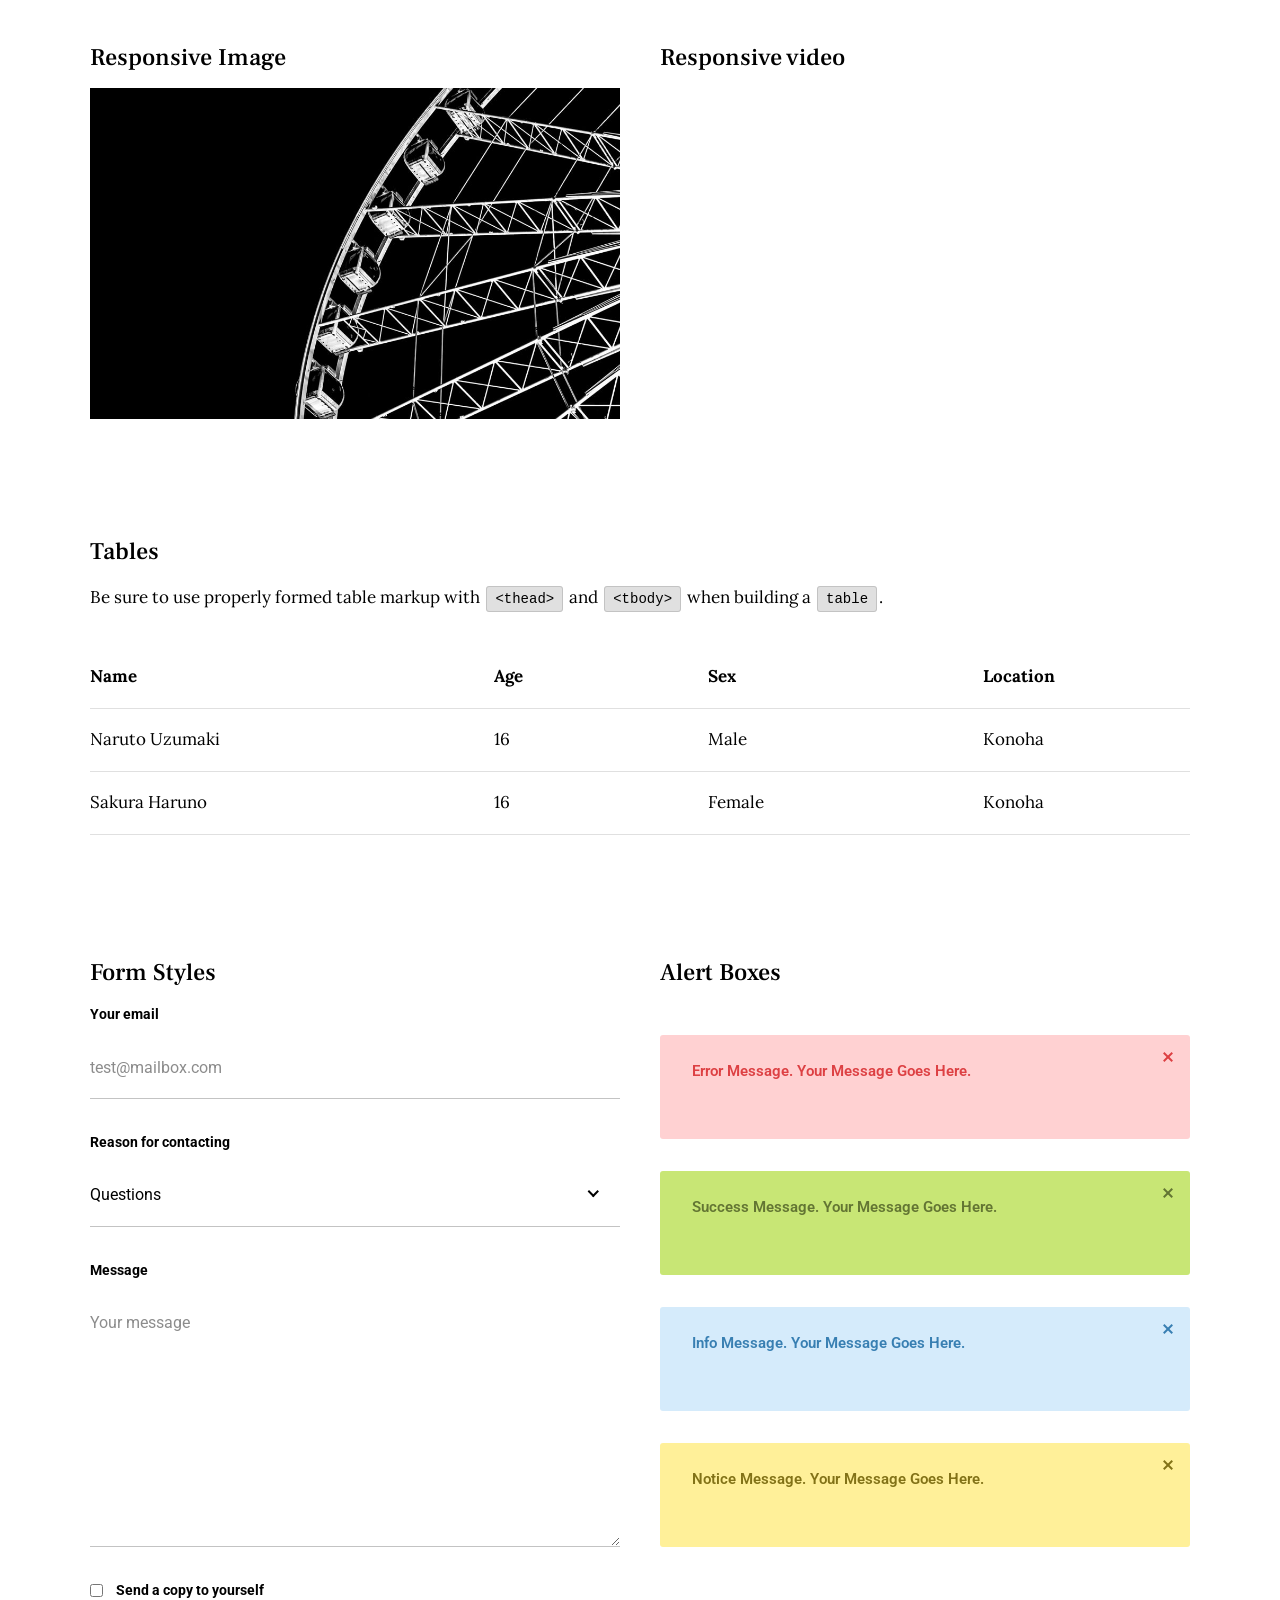
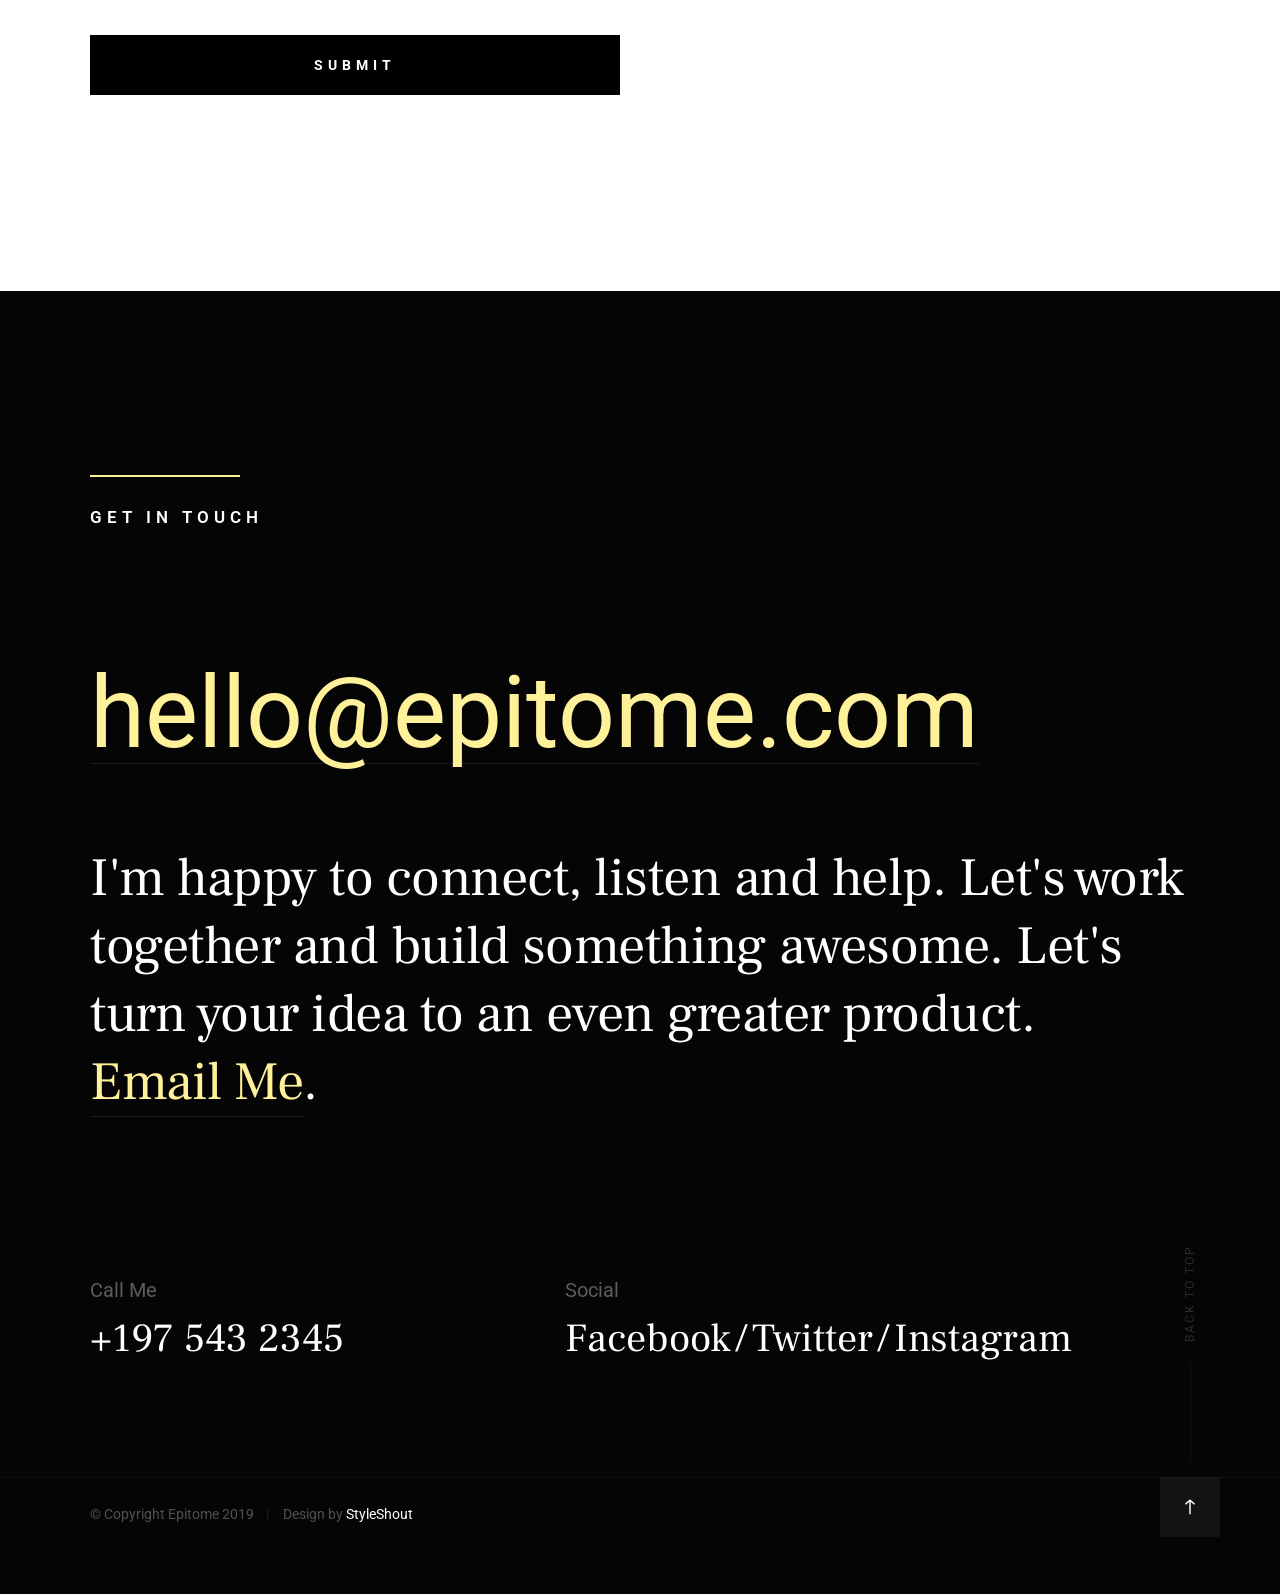
<file: styles.html>
<!DOCTYPE html>
<html class="no-js" lang="en">
<head>

    <!--- basic page needs
    ================================================== -->
    <meta charset="utf-8">
    <title>Epitome - Styles</title>
    <meta name="description" content="">
    <meta name="author" content="">

    <!-- mobile specific metas
    ================================================== -->
    <meta name="viewport" content="width=device-width, initial-scale=1">

    <!-- CSS
    ================================================== -->
    <link rel="stylesheet" href="css/base.css">
    <link rel="stylesheet" href="css/vendor.css">
    <link rel="stylesheet" href="css/main.css">

    <style type="text/css" media="screen">
        .s-styles { 
            background-color: #ffffff;
            padding-top: 21.6rem;
            padding-bottom: 14.8rem;
        }

        .display-1 {
            font-family: "Frank Ruhl Libre", serif;
            font-size: 5.5rem;
            line-height: 1.236;
            letter-spacing: -0.03rem;
            margin-top: 0;
            margin-bottom: 2.8rem;
        }
    </style>

    <!-- script
    ================================================== -->
    <script src="js/modernizr.js"></script>
    <script src="js/pace.min.js"></script>

    <!-- favicons
    ================================================== -->
    <link rel="apple-touch-icon" sizes="180x180" href="apple-touch-icon.png">
    <link rel="icon" type="image/png" sizes="32x32" href="favicon-32x32.png">
    <link rel="icon" type="image/png" sizes="16x16" href="favicon-16x16.png">
    <link rel="manifest" href="site.webmanifest">

</head>

<body id="top">

    <div id="preloader">
        <div id="loader"></div>
    </div>

    <!-- site header
    ================================================== -->
    <header class="s-header">

        <div class="header-logo">
            <a class="site-logo" href="index.html">
                <img src="images/logo.svg" alt="Homepage">
            </a>
        </div>

        <nav class="header-nav-wrap">
            <ul class="header-main-nav">
                <li class="current"><a href="index.html#intro" title="intro">Intro</a></li>
                <li><a href="index.html#about" title="about">About</a></li>
                <li><a href="index.html#services" title="services">Services</a></li>
                <li><a href="index.html#works" title="works">Works</a></li>
                <li><a class="smoothscroll" href="#contact" title="contact us">Say Hello</a></li>	
            </ul>

            <ul class="header-social">
                <li><a href="#0"><i class="fab fa-facebook-f" aria-hidden="true"></i></a></li>
                <li><a href="#0"><i class="fab fa-twitter" aria-hidden="true"></i></a></li>
                <li><a href="#0"><i class="fab fa-dribbble" aria-hidden="true"></i></a></li>
                <li><a href="#0"><i class="fab fa-behance" aria-hidden="true"></i></a></li>
            </ul>
        </nav>

        <a class="header-menu-toggle" href="#"><span>Menu</span></a>

    </header> <!-- end s-header -->


    <!-- intro
    ================================================== -->
    <section id="intro" class="s-intro target-section">

        <div class="row intro-content">

            <div class="column large-9 mob-full intro-text">
                <h3>Hello, I'm John Doe</h3>
                <h1>
                    Digital Designer <br>
                    and Web Developer <br>
                    Based In Somewhere.
                </h1>
            </div>

            <div class="intro-scroll">
                <a href="#styles" class="intro-scroll-link smoothscroll">
                    Scroll For More
                </a>
            </div>

            <div class="intro-grid"></div>
            <div class="intro-pic"></div>

        </div> <!-- end row -->

    </section> <!-- end intro -->


    <!-- styles
    ================================================== -->
    <section id="styles" class="s-styles">
        
        <div class="row narrow section-intro add-bottom text-center">

            <div class="column large-full">

                <h1 class="display-1">Style Guide.</h1>

                <p class="lead">Lorem ipsum Officia elit ad tempor dolore est ex incididunt incididunt occaecat culpa deserunt 
                sunt labore in cillum ullamco magna in Excepteur consequat in reprehenderit proident mollit incididunt officia commodo.
                Duis ea officia sed dolor pariatur enim dolore dolore quis incididunt nulla exercitation commodo veniam et ea incididunt.
                </p>

            </div>

        </div>

        <div class="row">

            <div class="column large-6 tab-full">

                <h3>Paragraph and Image</h3>

                <p><a href="#"><img width="120" height="120" class="pull-left" alt="sample-image" src="images/sample-image.jpg"></a>
                Lorem ipsum dolor sit amet, consectetuer adipiscing elit. Donec libero. Suspendisse bibendum.Cras id urna. Morbi 
                tincidunt, orci ac convallis aliquam, lectus turpis varius lorem, eu posuere nunc justo tempus leo. Donec mattis, 
                purus nec placerat bibendum, dui pede condimentum odio, ac blandit ante orci ut diam. Cras fringilla magna. 
                Phasellus suscipit, leo a pharetra condimentum, lorem tellus eleifend magna, eget fringilla velit magna id 
                neque posuere nunc justo tempus leo. </p>

                <p>
                Lorem ipsum dolor sit amet, consectetuer adipiscing elit. Donec libero. Suspendisse bibendum. Cras id urna. 
                Morbi tincidunt, orci ac convallis aliquam, lectus turpis varius lorem, eu posuere nunc justo tempus leo. 
                Donec mattis, purus nec placerat bibendum, dui pede condimentumodio, ac blandit ante orci ut diam.	
                </p>

                <p>A <a href="#">link</a>,
                <abbr title="this really isn't a very good description">abbrebation</abbr>,
                <strong>strong text</strong>,
                <em>em text</em>,
                <del>deleted text</del>, and
                <mark>this is a mark text.</mark>
                <code>.code</code>
                </p>

            </div>

            <div class="column large-6 tab-full">

                <h3>Drop Caps</h3>

                <p class="drop-cap">Far far away, behind the word mountains, far from the countries Vokalia and Consonantia,
                there live the blind texts. Separated they live in Bookmarksgrove right at the coast of the
                Semantics, a large language ocean. A small river named Duden flows by their place and supplies it with the 
                necessary regelialia. Morbi tincidunt, orci ac convallis aliquam, lectus turpis varius lorem, 
                euposuere nunc justo tempus leo. Donec mattis, purus nec placerat bibendum, dui pede condimentum odio, 
                ac blandit ante orci ut diam. Cras fringilla magna. Phasellus suscipit, leo a pharetra condimentum, 
                lorem tellus eleifend magna, eget fringilla velit magna id neque.
                </p>

                <h3>Small Print</h3>

                <p>Buy one widget, get one free!
                <small>(While supplies last. Offer expires on the vernal equinox. Not valid in Ohio.)</small>
                </p>

            </div>

        </div> <!-- end row -->

        <div class="row">

            <div class="column large-6 tab-full">

                <h3>Pull Quotes</h3>

                <aside class="pull-quote">
                    <blockquote>
                    <p>It is a paradisematic country, in which roasted parts of
                    sentences fly into your mouth. Even the all-powerful Pointing has no control about the blind
                    texts it is an almost unorthographic life One day however a small line of blind text by the name
                    of Lorem Ipsum decided to leave for the far World of Grammar.</p>
                    </blockquote>
                </aside>

            </div>

            <div class="column large-6 tab-full">

                <h3>Block Quotes</h3>

                <blockquote cite="http://where-i-got-my-info-from.com">
                <p>Your work is going to fill a large part of your life, and the only way to be truly satisfied is
                to do what you believe is great work. And the only way to do great work is to love what you do.
                If you haven't found it yet, keep looking. Don't settle. As with all matters of the heart, you'll know when you find it.
                </p>
                <cite>
                    <a href="#0">Steve Jobs</a>
                </cite>
                </blockquote>

                <blockquote>
                <p>Good design is as little design as possible.</p>
                <cite>Dieter Rams</cite>
                </blockquote>

            </div>

        </div> <!-- end row -->


        <div class="row half-bottom">

            <div class="column large-6 tab-full">

                <h3>Example Lists</h3>

                <ol>
                    <li>Here is an example</li>
                    <li>of an ordered list.</li>
                    <li>A parent list item.
                        <ul>
                            <li>one</li>
                            <li>two</li>
                            <li>three</li>
                        </ul>
                        </li>
                        <li>A list item.</li>
                    </ol>

                <ul class="disc">
                    <li>Here is an example</li>
                    <li>of an unordered list.</li>
                </ul>

                <h3>Definition Lists</h3>

                <h5>a) Multi-line Definitions (default) </h5>

                <dl>
                    <dt><strong>This is a term</strong></dt>
                        <dd>this is the definition of that term, which both live in a <code>dl</code>.</dd>
                    <dt><strong>Another Term</strong></dt>
                        <dd>And it gets a definition too, which is this line</dd>
                        <dd>This is a 2<sup>nd</sup> definition for a single term. A <code>dt</code> may be followed by multiple <code>dd</code>s.</dd>
                </dl>

            </div>

            <div class="column large-6 tab-full">

                <h3>Buttons</h3>

                <p>
                    <a class="btn btn--primary full-width" href="#0">Primary Button</a>
                    <a class="btn full-width" href="#0">Default Button</a>
                    <a class="btn btn--stroke full-width" href="#0">Stroke Button</a>
                </p>

                <h3>Skill Bars</h3>
                
                <ul class="skill-bars">
                    <li>
                    <div class="progress percent90"><span>90%</span></div>
                    <strong>HTML5</strong>
                    </li>
                    <li>
                    <div class="progress percent85"><span>85%</span></div>
                    <strong>CSS3</strong>
                    </li>
                    <li>
                    <div class="progress percent70"><span>70%</span></div>
                    <strong>JQuery</strong>
                    </li>
                    <li>
                    <div class="progress percent95"><span>95%</span></div>
                    <strong>PHP</strong>
                    </li>
                    <li>
                    <div class="progress percent75"><span>75%</span></div>
                    <strong>Wordpress</strong>
                    </li>
                    <li>
                    <div class="progress percent90"><span>90%</span></div>
                    <strong>Angular JS</strong>
                    </li>
                </ul>

            </div>

        </div> <!-- end row -->

        <div class="row half-bottom">

            <div class="column large-6 tab-full">
                    
                <h1>H1 Heading</h1>
                <p>Doloremque dolor voluptas est sequi omnis. Pariatur ut aut. Sed enim tempora qui veniam qui cum vel. 
                Voluptas odit at vitae minima. In assumenda ut. Voluptatem totam impedit accusantium reiciendis excepturi aut qui accusamus praesentium.</p>

                <h2>H2 Heading</h2>
                <p>Doloremque dolor voluptas est sequi omnis. Pariatur ut aut. Sed enim tempora qui veniam qui cum vel. 
                Voluptas odit at vitae minima. In assumenda ut. Voluptatem totam impedit accusantium reiciendis excepturi aut qui accusamus praesentium.</p>

                <h3>H3 Heading</h3>
                <p>Doloremque dolor voluptas est sequi omnis. Pariatur ut aut. Sed enim tempora qui veniam qui cum vel. 
                Voluptas odit at vitae minima. In assumenda ut. Voluptatem totam impedit accusantium reiciendis excepturi aut qui accusamus praesentium.</p>

            </div>

            <div class="column large-6 tab-full">
                    
                <h4>H4 Heading</h4>
                <p>Doloremque dolor voluptas est sequi omnis. Pariatur ut aut. Sed enim tempora qui veniam qui cum vel. 
                Voluptas odit at vitae minima. In assumenda ut. Voluptatem totam impedit accusantium reiciendis excepturi aut qui accusamus praesentium.</p>

                <h5>H5 Heading</h5>
                <p>Doloremque dolor voluptas est sequi omnis. Pariatur ut aut. Sed enim tempora qui veniam qui cum vel. 
                Voluptas odit at vitae minima. In assumenda ut. Voluptatem totam impedit accusantium reiciendis excepturi aut qui accusamus praesentium.</p>

                <h6>H6 Heading</h6>
                <p>Doloremque dolor voluptas est sequi omnis. Pariatur ut aut. Sed enim tempora qui veniam qui cum vel. 
                Voluptas odit at vitae minima. In assumenda ut. Voluptatem totam impedit accusantium reiciendis excepturi aut qui accusamus praesentium.</p>

            </div>

        </div>

        <div class="row half-bottom">

            <div class="column large-full">

                    <h3>Stats Tabs</h3>

                <ul class="stats-tabs">
                    <li><a href="#">1,234 <em>Sasuke</em></a></li>
                    <li><a href="#">567 <em>Hinata</em></a></li>
                    <li><a href="#">23,456 <em>Naruto</em></a></li>
                    <li><a href="#">3,456 <em>Kiba</em></a></li>
                    <li><a href="#">456 <em>Shikamaru</em></a></li>
                    <li><a href="#">26 <em>Sakura</em></a></li>
                </ul>

            </div>

        </div> <!-- end row -->

        <div class="row half-bottom">

            <div class="column large-6 tab-full">

                <h3>Responsive Image</h3>
                <p><img src="images/wheel-500.jpg" 
                    srcset="images/wheel-1000.jpg 1000w, 
                    images/wheel-500.jpg 500w" 
                    sizes="(max-width: 1000px) 100vw, 1000px" alt="">
                </p>

            </div>

            <div class="column large-6 tab-full">

                <h3>Responsive video</h3>

                <div class="video-container">
                <iframe src="https://player.vimeo.com/video/14592941?color=00a650&title=0&byline=0&portrait=0" width="500" height="281" frameborder="0" webkitallowfullscreen mozallowfullscreen allowfullscreen></iframe> 
                </div>

            </div>
            
        </div> <!-- end row -->

        <div class="row add-bottom">

            <div class="column large-full">

                <h3>Tables</h3>
                <p>Be sure to use properly formed table markup with <code>&lt;thead&gt;</code> and <code>&lt;tbody&gt;</code> when building a <code>table</code>.</p>

                <div class="table-responsive">

                    <table>
                            <thead>
                            <tr>
                                <th>Name</th>
                                <th>Age</th>
                                <th>Sex</th>
                                <th>Location</th>
                            </tr>
                            </thead>
                            <tbody>
                            <tr>
                                <td>Naruto Uzumaki</td>
                                <td>16</td>
                                <td>Male</td>
                                <td>Konoha</td>
                            </tr>
                            <tr>
                                <td>Sakura Haruno</td>
                                <td>16</td>
                                <td>Female</td>
                                <td>Konoha</td>
                            </tr>
                            </tbody>
                    </table>

                </div>

            </div>
            
        </div> <!-- end row -->    

        <div class="row">

            <div class="column large-6 tab-full">

                <h3>Form Styles</h3>

                <form>
                    <div>
                        <label for="sampleInput">Your email</label>
                        <input class="full-width" type="email" placeholder="test@mailbox.com" id="sampleInput">
                    </div>
                    <div>
                        <label for="sampleRecipientInput">Reason for contacting</label>
                        <div class="ss-custom-select">
                            <select class="full-width" id="sampleRecipientInput">
                                <option value="Option 1">Questions</option>
                                <option value="Option 2">Report</option>
                                <option value="Option 3">Others</option>
                            </select>
                        </div>
                    </div>
                    
                    <label for="exampleMessage">Message</label>
                    <textarea class="full-width" placeholder="Your message" id="exampleMessage"></textarea>

                    <label class="add-bottom">
                        <input type="checkbox">
                        <span class="label-text">Send a copy to yourself</span>
                    </label>
                
                    <input class="btn--primary full-width" type="submit" value="Submit">
                </form>

            </div>

            <div class="column large-6 tab-full">

                <h3>Alert Boxes</h3>

                <br>
                
                <div class="alert-box alert-box--error hideit">
                    <p>Error Message. Your Message Goes Here.</p>
                    <i class="fa fa-times alert-box__close" aria-hidden="true"></i>
                </div><!-- end error -->
                        
                <div class="alert-box alert-box--success hideit">
                    <p>Success Message. Your Message Goes Here.</p>
                    <i class="fa fa-times alert-box__close" aria-hidden="true"></i>
                </div><!-- end success -->
                        
                <div class="alert-box alert-box--info hideit">
                    <p>Info Message. Your Message Goes Here.</p>
                    <i class="fa fa-times alert-box__close" aria-hidden="true"></i>
                </div><!-- end info -->
                        
                <div class="alert-box alert-box--notice hideit">
                    <p>Notice Message. Your Message Goes Here.</p>
                    <i class="fa fa-times alert-box__close" aria-hidden="true"></i>
                </div><!-- end notice -->
            
            </div>

        </div> <!-- end row -->

    </section> <!-- end styles -->


    <!-- contact
    ================================================== -->
    <section id="contact" class="s-contact ss-dark target-section">

        <div class="row heading-block" data-aos="fade-up">
            <div class="column large-full">
                <h2 class="section-heading">Get In Touch</h2>
            </div>
        </div>

        <div class="row contact-main" data-aos="fade-up">
            <div class="column large-full">
                <p class="contact-email">
                    <a href="mailto:#0">hello@epitome.com</a>
                </p>

                <p class="section-desc">
                I'm happy to connect, listen and help. Let's work together and build
                something awesome. Let's turn your idea to an even greater product.
                <a href="mailto:#0">Email Me</a>.
                </p>
            </div>
        </div>

        <div class="row contact-infos" data-aos="fade-up">

            <div class="column large-5 medium-full contact-phone">
                <h4>Call Me</h4>
                <a href="tel:197-543-2345">+197 543 2345</a>
            </div>

            <div class="column large-7 medium-full contact-social">
                <h4>Social</h4>
                <ul>
                    <li><a href="#0" title="Facebook">Facebook</a></li>
                    <li><a href="#0" title="Twitter">Twitter</a></li>
                    <li><a href="#0" title="Instagram">Instagram</a></li>
                </ul>
            </div>

        </div> <!-- end contact-infos -->

    </section> <!-- end s-contact -->


    <!-- footer
    ================================================== -->
    <footer>
        <div class="row">
            <div class="column large-full ss-copyright">
                <span>© Copyright Epitome 2019</span> 
                <span>Design by <a href="https://www.styleshout.com/">StyleShout</a></span>
            </div>
        </div>

        <div class="ss-go-top">
            <a class="smoothscroll" title="Back to Top" href="#top"></a>
        </div>
    </footer>


    <!-- photoswipe background
    ================================================== -->
    <div aria-hidden="true" class="pswp" role="dialog" tabindex="-1">

        <div class="pswp__bg"></div>
        <div class="pswp__scroll-wrap">

            <div class="pswp__container">
                <div class="pswp__item"></div>
                <div class="pswp__item"></div>
                <div class="pswp__item"></div>
            </div>

            <div class="pswp__ui pswp__ui--hidden">
                <div class="pswp__top-bar">
                    <div class="pswp__counter"></div><button class="pswp__button pswp__button--close" title="Close (Esc)"></button> <button class="pswp__button pswp__button--share" title=
                    "Share"></button> <button class="pswp__button pswp__button--fs" title="Toggle fullscreen"></button> <button class="pswp__button pswp__button--zoom" title=
                    "Zoom in/out"></button>
                    <div class="pswp__preloader">
                        <div class="pswp__preloader__icn">
                            <div class="pswp__preloader__cut">
                                <div class="pswp__preloader__donut"></div>
                            </div>
                        </div>
                    </div>
                </div>
                <div class="pswp__share-modal pswp__share-modal--hidden pswp__single-tap">
                    <div class="pswp__share-tooltip"></div>
                </div><button class="pswp__button pswp__button--arrow--left" title="Previous (arrow left)"></button> <button class="pswp__button pswp__button--arrow--right" title=
                "Next (arrow right)"></button>
                <div class="pswp__caption">
                    <div class="pswp__caption__center"></div>
                </div>
            </div>

        </div>

    </div><!-- end photoSwipe background -->


    <!-- Java Script
    ================================================== -->
    <script src="js/jquery-3.2.1.min.js"></script>
    <script src="js/plugins.js"></script>
    <script src="js/main.js"></script>

</body>
</file>
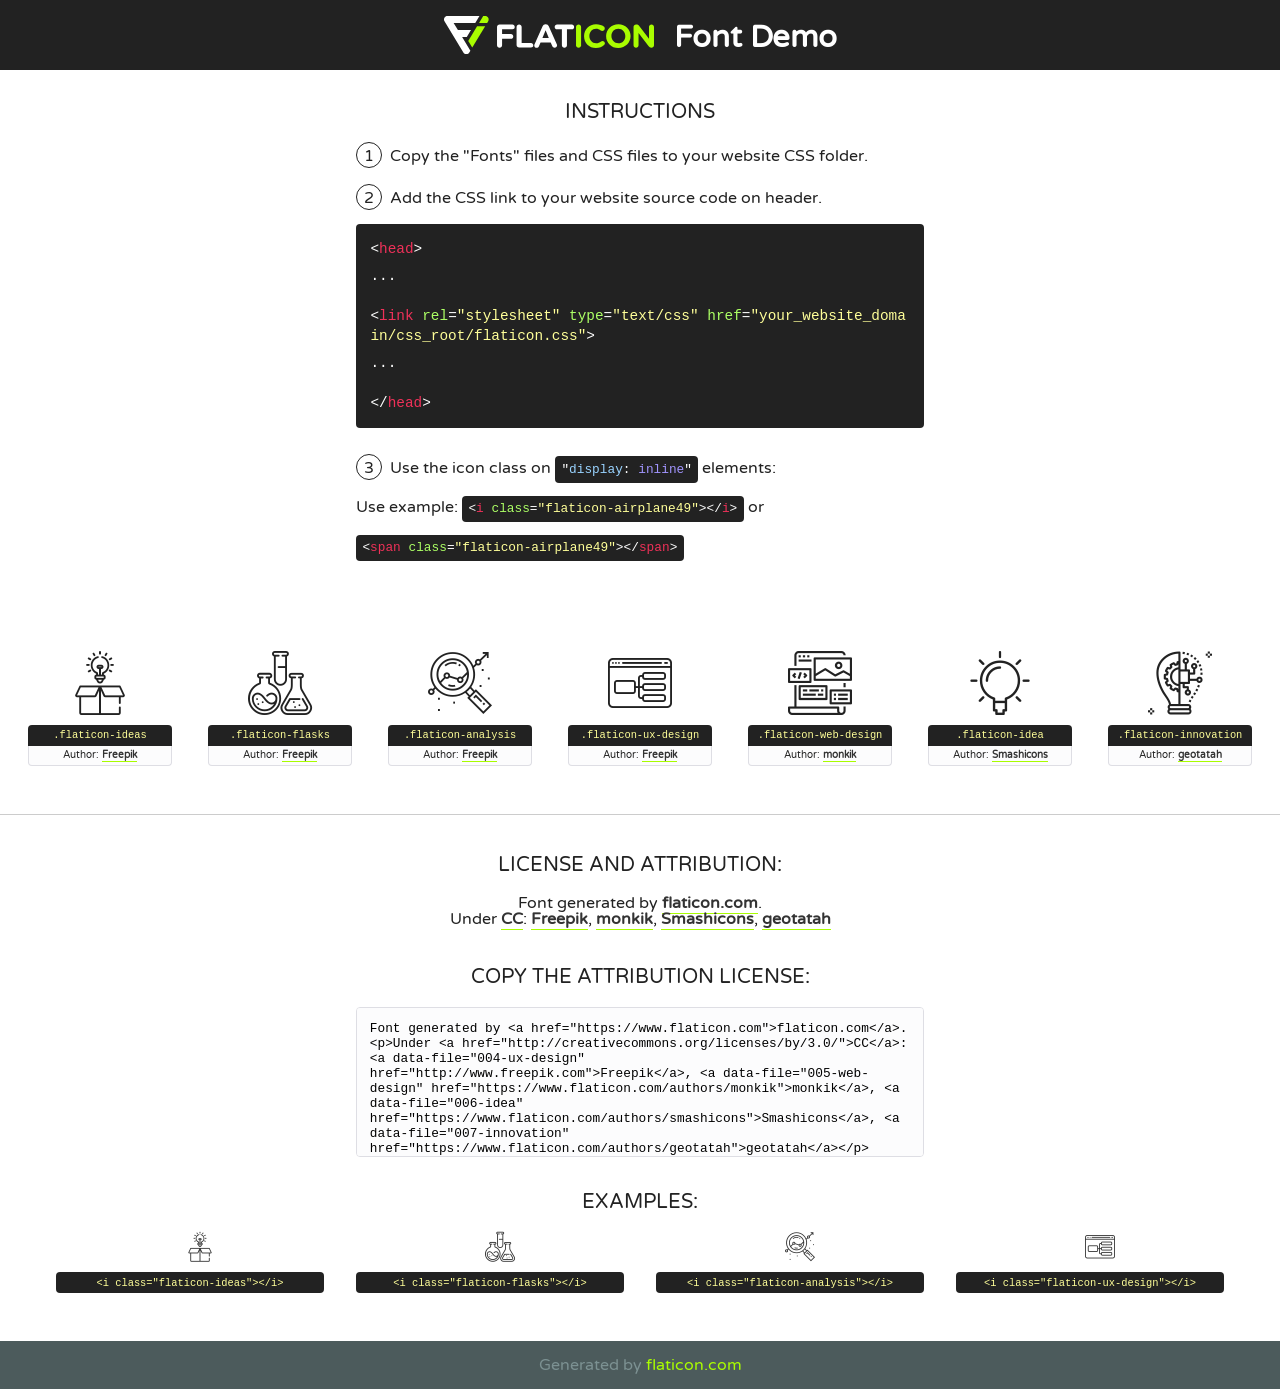
<file: clark-master/fonts/flaticon/font/flaticon.html>
<!DOCTYPE html>
<!--
  Flaticon icon font: Flaticon
  Creation date: 20/03/2019 02:18
-->
<html>
<!DOCTYPE html>
<html>

<head>
    <title>Flaticon WebFont</title>
    <link href="http://fonts.googleapis.com/css?family=Varela+Round" rel="stylesheet" type="text/css" />
    <link rel="stylesheet" type="text/css" href="flaticon.css">
    <meta charset="UTF-8">
    <style>
    html, body, div, span, applet, object, iframe,
    h1, h2, h3, h4, h5, h6, p, blockquote, pre,
    a, abbr, acronym, address, big, cite, code,
    del, dfn, em, img, ins, kbd, q, s, samp,
    small, strike, strong, sub, sup, tt, var,
    b, u, i, center,
    dl, dt, dd, ol, ul, li,
    fieldset, form, label, legend,
    table, caption, tbody, tfoot, thead, tr, th, td,
    article, aside, canvas, details, embed, 
    figure, figcaption, footer, header, hgroup, 
    menu, nav, output, ruby, section, summary,
    time, mark, audio, video {
        margin: 0;
        padding: 0;
        border: 0;
        font-size: 100%;
        font: inherit;
        vertical-align: baseline;
    }
    /* HTML5 display-role reset for older browsers */
    article, aside, details, figcaption, figure, 
    footer, header, hgroup, menu, nav, section {
        display: block;
    }
    body {
        line-height: 1;
    }
    ol, ul {
        list-style: none;
    }
    blockquote, q {
        quotes: none;
    }
    blockquote:before, blockquote:after,
    q:before, q:after {
        content: '';
        content: none;
    }
    table {
        border-collapse: collapse;
        border-spacing: 0;
    }
    body {
        font-family: 'Varela Round', Helvetica, Arial, sans-serif;
        font-size: 16px;
        color: #222;
    }
    a {
        color: #333;
        border-bottom: 1px solid #a9fd00;
        font-weight: bold;
        text-decoration: none;
    }
    * {
        -moz-box-sizing: border-box;
        -webkit-box-sizing: border-box;
        box-sizing: border-box;
        margin: 0;
        padding: 0;
    }
    [class^="flaticon-"]:before, [class*=" flaticon-"]:before, [class^="flaticon-"]:after, [class*=" flaticon-"]:after {
        font-family: Flaticon;
        font-size: 30px;
        font-style: normal;
        margin-left: 20px;
        color: #333;
    }
    .wrapper {
        max-width: 600px;
        margin: auto;
        padding: 0 1em;
    }
    .title {
        font-size: 1.25em;
        text-align: center;
        margin-bottom: 1em;
        text-transform: uppercase;
    }
    header {
        text-align: center;
        background-color: #222;
        color: #fff;
        padding: 1em;
    }
    header .logo {
        width: 210px;
        height: 38px;
        display: inline-block;
        vertical-align: middle;
        margin-right: 1em;
        border: none;
    }
    header strong {
        font-size: 1.95em;
        font-weight: bold;
        vertical-align: middle;
        margin-top: 5px;
        display: inline-block;
    }
    .demo {
        margin: 2em auto;
        line-height: 1.25em;
    }
    .demo ul li {
        margin-bottom: 1em;
    }
    .demo ul li .num {
        color: #222;
        border-radius: 20px;
        display: inline-block;
        width: 26px;
        padding: 3px;
        height: 26px;
        text-align: center;
        margin-right: 0.5em;
        border: 1px solid #222;
    }
    .demo ul li code {
        background-color: #222;
        border-radius: 4px;
        padding: 0.25em 0.5em;
        display: inline-block;
        color: #fff;
        font-family: Consolas,Monaco,Lucida Console,Liberation Mono,DejaVu Sans Mono,Bitstream Vera Sans Mono,Courier New, monospace;
        font-weight: lighter;
        margin-top: 1em;
        font-size: 0.8em;
        word-break: break-all;
    }
    .demo ul li code.big {
        padding: 1em;
        font-size: 0.9em;
    }
    .demo ul li code .red {
        color: #EF3159;
    }
    .demo ul li code .green {
        color: #ACFF65;
    }
    .demo ul li code .yellow {
        color: #FFFF99;
    }
    .demo ul li code .blue {
        color: #99D3FF;
    }
    .demo ul li code .purple {
        color: #A295FF;
    }
    .demo ul li code .dots {
        margin-top: 0.5em;
        display: block;
    }
    #glyphs {
        border-bottom: 1px solid #ccc;
        padding: 2em 0;
        text-align: center;
    }
    .glyph {
        display: inline-block;
        width: 9em;
        margin: 1em;
        text-align: center;
        vertical-align: top;
        background: #FFF;
    }
    .glyph .glyph-icon {
        padding: 10px;
        display: block;
        font-family:"Flaticon";
        font-size: 64px;
        line-height: 1;
    }
    .glyph .glyph-icon:before {
        font-size: 64px;
        color: #222;
        margin-left: 0;
    }
    .class-name {
        font-size: 0.65em;
        background-color: #222;
        color: #fff;
        border-radius: 4px 4px 0 0;
        padding: 0.5em;
        color: #FFFF99;
        font-family: Consolas,Monaco,Lucida Console,Liberation Mono,DejaVu Sans Mono,Bitstream Vera Sans Mono,Courier New, monospace;
    }
    .author-name {
        font-size: 0.6em;
        background-color: #fcfcfd;
        border: 1px solid #DEDEE4;
        border-top: 0;
        border-radius: 0 0 4px 4px;
        padding: 0.5em;
    }
    .class-name:last-child {
        font-size: 10px;
        color:#888;
    }
    .class-name:last-child a {
        font-size: 10px;
        color:#555;
    }
    .class-name:last-child a:hover {
        color:#a9fd00;
    }
    .glyph > input {
        display: block;
        width: 100px;
        margin: 5px auto;
        text-align: center;
        font-size: 12px;
        cursor: text;
    }
    .glyph > input.icon-input {
        font-family:"Flaticon";
        font-size: 16px;
        margin-bottom: 10px;
    }
    .attribution .title {
        margin-top: 2em;
    }
    .attribution textarea {
        background-color: #fcfcfd;
        padding: 1em;
        border: none;
        box-shadow: none;
        border: 1px solid #DEDEE4;
        border-radius: 4px;
        resize: none;
        width: 100%;
        height: 150px;
        font-size: 0.8em;
        font-family: Consolas,Monaco,Lucida Console,Liberation Mono,DejaVu Sans Mono,Bitstream Vera Sans Mono,Courier New, monospace;
        -webkit-appearance: none;
    }
    .iconsuse {
        margin: 2em auto;
        text-align: center;
        max-width: 1200px;
    }
    .iconsuse:after {
        content: '';
        display: table;
        clear: both;
    }
    .iconsuse .image {
        float: left;
        width: 25%;
        padding: 0 1em;
    }
    .iconsuse .image p {
        margin-bottom: 1em;
    }
    .iconsuse .image span {
        display: block;
        font-size: 0.65em;
        background-color: #222;
        color: #fff;
        border-radius: 4px;
        padding: 0.5em;
        color: #FFFF99;
        margin-top: 1em;
        font-family: Consolas,Monaco,Lucida Console,Liberation Mono,DejaVu Sans Mono,Bitstream Vera Sans Mono,Courier New, monospace;
    }
    #footer {
        text-align: center;
        background-color: #4C5B5C;
        color: #7c9192;
        padding: 1em;
    }
    #footer a {
        border: none;
        color: #a9fd00;
        font-weight: normal;
    }
    @media (max-width: 960px) {
        .iconsuse .image {
            width: 50%;
        }
    }
    @media (max-width: 560px) {
        .iconsuse .image {
            width: 100%;
        }
    }
    </style>
</head>

<body class="characters-off">

    <header>
        <a href="https://www.flaticon.com" target="_blank" class="logo">
            <svg version="1.1" xmlns="http://www.w3.org/2000/svg" xmlns:xlink="http://www.w3.org/1999/xlink" xmlns:a="http://ns.adobe.com/AdobeSVGViewerExtensions/3.0/" viewBox="0 0 560.875 102.036" enable-background="new 0 0 560.875 102.036" xml:space="preserve">
                <defs>
                </defs>
                <g>
                    <g class="letters">
                        <path fill="#ffffff" d="M141.596,29.675c0-3.777,2.985-6.767,6.764-6.767h34.438c3.426,0,6.15,2.728,6.15,6.15
                        c0,3.43-2.724,6.149-6.15,6.149h-27.674v13.091h23.719c3.429,0,6.151,2.724,6.151,6.15c0,3.43-2.723,6.149-6.151,6.149h-23.719
                        v17.574c0,3.773-2.986,6.761-6.764,6.761c-3.779,0-6.764-2.989-6.764-6.761V29.675z"></path>
                        <path fill="#ffffff" d="M193.844,29.149c0-3.781,2.985-6.767,6.764-6.767c3.776,0,6.763,2.985,6.763,6.767v42.957h25.039
                        c3.426,0,6.149,2.726,6.149,6.153c0,3.425-2.723,6.15-6.149,6.15h-31.802c-3.779,0-6.764-2.986-6.764-6.768V29.149z"></path>
                        <path fill="#ffffff" d="M241.891,75.71l21.438-48.407c1.492-3.341,4.215-5.357,7.906-5.357h0.792
                        c3.686,0,6.323,2.017,7.815,5.357l21.439,48.407c0.436,0.967,0.701,1.845,0.701,2.723c0,3.602-2.809,6.501-6.414,6.501
                        c-3.161,0-5.269-1.845-6.499-4.655l-4.132-9.661h-27.059l-4.301,10.102c-1.144,2.631-3.426,4.214-6.237,4.214
                        c-3.517,0-6.24-2.81-6.24-6.325C241.1,77.64,241.451,76.677,241.891,75.71z M279.932,58.666l-8.521-20.297l-8.526,20.297H279.932
                        z"></path>
                        <path fill="#ffffff" d="M314.864,35.387H301.86c-3.429,0-6.239-2.813-6.239-6.238c0-3.429,2.811-6.24,6.239-6.24h39.533
                        c3.426,0,6.237,2.811,6.237,6.24c0,3.425-2.811,6.238-6.237,6.238h-13.001v42.785c0,3.773-2.99,6.761-6.764,6.761
                        c-3.779,0-6.764-2.989-6.764-6.761V35.387z"></path>
                        <path fill="#A9FD00" d="M352.615,29.149c0-3.781,2.985-6.767,6.767-6.767c3.774,0,6.761,2.985,6.761,6.767v49.024
                        c0,3.773-2.987,6.761-6.761,6.761c-3.781,0-6.767-2.989-6.767-6.761V29.149z"></path>
                        <path fill="#A9FD00" d="M374.132,53.836v-0.179c0-17.481,13.178-31.801,32.065-31.801c9.22,0,15.459,2.458,20.557,6.238
                        c1.402,1.054,2.637,2.985,2.637,5.357c0,3.692-2.985,6.59-6.681,6.59c-1.845,0-3.071-0.702-4.044-1.319
                        c-3.776-2.813-7.729-4.393-12.562-4.393c-10.364,0-17.831,8.611-17.831,19.154v0.173c0,10.542,7.291,19.329,17.831,19.329
                        c5.715,0,9.492-1.756,13.359-4.834c1.049-0.874,2.458-1.491,4.039-1.491c3.429,0,6.325,2.813,6.325,6.236
                        c0,2.106-1.056,3.78-2.282,4.834c-5.539,4.834-12.036,7.733-21.878,7.733C387.572,85.464,374.132,71.493,374.132,53.836z"></path>
                        <path fill="#A9FD00" d="M433.009,53.836v-0.179c0-17.481,13.79-31.801,32.766-31.801c18.981,0,32.592,14.143,32.592,31.628v0.173
                        c0,17.483-13.785,31.807-32.769,31.807C446.625,85.464,433.009,71.32,433.009,53.836z M484.224,53.836v-0.179
                        c0-10.539-7.725-19.326-18.626-19.326c-10.893,0-18.449,8.611-18.449,19.154v0.173c0,10.542,7.73,19.329,18.626,19.329
                        C476.676,72.986,484.224,64.378,484.224,53.836z"></path>
                        <path fill="#A9FD00" d="M506.233,29.321c0-3.774,2.99-6.763,6.767-6.763h1.401c3.252,0,5.183,1.583,7.029,3.953l26.093,34.265
                        V29.059c0-3.692,2.99-6.677,6.681-6.677c3.683,0,6.671,2.985,6.671,6.677v48.934c0,3.78-2.987,6.765-6.764,6.765h-0.436
                        c-3.257,0-5.188-1.581-7.034-3.953l-27.056-35.492v32.944c0,3.687-2.985,6.676-6.678,6.676c-3.683,0-6.673-2.989-6.673-6.676
                        V29.321z"></path>
                    </g>
                    <g class="insignia">
                        <path fill="#ffffff" d="M48.372,56.137h12.517l11.156-18.537H37.186L25.688,18.539h57.825L94.668,0H9.271
                        C5.925,0,2.842,1.801,1.198,4.716c-1.644,2.907-1.593,6.482,0.134,9.343l50.38,83.501c1.678,2.781,4.689,4.476,7.938,4.476
                        c3.246,0,6.257-1.695,7.935-4.476l2.898-4.804L48.372,56.137z"></path>
                        <g class="i">
                            <path fill="#A9FD00" d="M93.575,18.539h0.031v0.004l21.652,0.004l2.705-4.488c1.727-2.861,1.778-6.436,0.133-9.343
                            C116.454,1.801,113.371,0,110.026,0h-5.294L93.575,18.539z"></path>
                            <polygon fill="#A9FD00" points="88.291,27.356 64.725,66.486 75.519,84.404 109.942,27.356"></polygon>
                        </g>
                    </g>
                </g>
            </svg>
        </a>
        <strong>Font Demo</strong>
    </header>


    <section class="demo wrapper">

        <p class="title">Instructions</p>

        <ul>
            <li>
                <span class="num">1</span>Copy the "Fonts" files and CSS files to your website CSS folder.
            </li>
            <li>
                <span class="num">2</span>Add the CSS link to your website source code on header.
                <code class="big">
                    &lt;<span class="red">head</span>&gt;
                    <br/><span class="dots">...</span>
                    <br/>&lt;<span class="red">link</span> <span class="green">rel</span>=<span class="yellow">"stylesheet"</span> <span class="green">type</span>=<span class="yellow">"text/css"</span> <span class="green">href</span>=<span class="yellow">"your_website_domain/css_root/flaticon.css"</span>&gt;
                    <br/><span class="dots">...</span>
                    <br/>&lt;/<span class="red">head</span>&gt;
                </code>
            </li>

            <li>
                <p>
                    <span class="num">3</span>Use the icon class on <code>"<span class="blue">display</span>:<span class="purple"> inline</span>"</code> elements:
                    <br />
                    Use example: <code>&lt;<span class="red">i</span> <span class="green">class</span>=<span class="yellow">&quot;flaticon-airplane49&quot;</span>&gt;&lt;/<span class="red">i</span>&gt;</code> or <code>&lt;<span class="red">span</span> <span class="green">class</span>=<span class="yellow">&quot;flaticon-airplane49&quot;</span>&gt;&lt;/<span class="red">span</span>&gt;</code>
            </li>
        </ul>

    </section>




   <section id="glyphs">          
    
      
        <div class="glyph"><div class="glyph-icon flaticon-ideas"></div>
            <div class="class-name">.flaticon-ideas</div>
            <div class="author-name">Author: <a data-file="001-ideas" href="http://www.freepik.com">Freepik</a> </div> 
        </div>        
        
        <div class="glyph"><div class="glyph-icon flaticon-flasks"></div>
            <div class="class-name">.flaticon-flasks</div>
            <div class="author-name">Author: <a data-file="002-flasks" href="http://www.freepik.com">Freepik</a> </div> 
        </div>        
        
        <div class="glyph"><div class="glyph-icon flaticon-analysis"></div>
            <div class="class-name">.flaticon-analysis</div>
            <div class="author-name">Author: <a data-file="003-analysis" href="http://www.freepik.com">Freepik</a> </div> 
        </div>        
        
        <div class="glyph"><div class="glyph-icon flaticon-ux-design"></div>
            <div class="class-name">.flaticon-ux-design</div>
            <div class="author-name">Author: <a data-file="004-ux-design" href="http://www.freepik.com">Freepik</a> </div> 
        </div>        
        
        <div class="glyph"><div class="glyph-icon flaticon-web-design"></div>
            <div class="class-name">.flaticon-web-design</div>
            <div class="author-name">Author: <a data-file="005-web-design" href="https://www.flaticon.com/authors/monkik">monkik</a> </div> 
        </div>        
        
        <div class="glyph"><div class="glyph-icon flaticon-idea"></div>
            <div class="class-name">.flaticon-idea</div>
            <div class="author-name">Author: <a data-file="006-idea" href="https://www.flaticon.com/authors/smashicons">Smashicons</a> </div> 
        </div>        
        
        <div class="glyph"><div class="glyph-icon flaticon-innovation"></div>
            <div class="class-name">.flaticon-innovation</div>
            <div class="author-name">Author: <a data-file="007-innovation" href="https://www.flaticon.com/authors/geotatah">geotatah</a> </div> 
        </div>        
        

    </section>



    <section class="attribution wrapper"   style="text-align:center;">

      <div class="title">License and attribution:</div><div class="attrDiv">Font generated by <a href="https://www.flaticon.com">flaticon.com</a>. <div><p>Under <a href="http://creativecommons.org/licenses/by/3.0/">CC</a>: <a data-file="004-ux-design" href="http://www.freepik.com">Freepik</a>, <a data-file="005-web-design" href="https://www.flaticon.com/authors/monkik">monkik</a>, <a data-file="006-idea" href="https://www.flaticon.com/authors/smashicons">Smashicons</a>, <a data-file="007-innovation" href="https://www.flaticon.com/authors/geotatah">geotatah</a></p>  </div>
      </div>
      <div class="title">Copy the Attribution License:</div>

    <textarea onclick="this.focus();this.select();">Font generated by &lt;a href=&quot;https://www.flaticon.com&quot;&gt;flaticon.com&lt;/a&gt;. <p>Under <a href="http://creativecommons.org/licenses/by/3.0/">CC</a>: <a data-file="004-ux-design" href="http://www.freepik.com">Freepik</a>, <a data-file="005-web-design" href="https://www.flaticon.com/authors/monkik">monkik</a>, <a data-file="006-idea" href="https://www.flaticon.com/authors/smashicons">Smashicons</a>, <a data-file="007-innovation" href="https://www.flaticon.com/authors/geotatah">geotatah</a></p>  
     </textarea>

    </section>

    <section class="iconsuse">

          <div class="title">Examples:</div>            
             
            <div class="image">
                <p>
                    <i class="glyph-icon flaticon-ideas"></i> 
                    <span>&lt;i class=&quot;flaticon-ideas&quot;&gt;&lt;/i&gt;</span>
                </p>
            </div>
            
            <div class="image">
                <p>
                    <i class="glyph-icon flaticon-flasks"></i> 
                    <span>&lt;i class=&quot;flaticon-flasks&quot;&gt;&lt;/i&gt;</span>
                </p>
            </div>
            
            <div class="image">
                <p>
                    <i class="glyph-icon flaticon-analysis"></i> 
                    <span>&lt;i class=&quot;flaticon-analysis&quot;&gt;&lt;/i&gt;</span>
                </p>
            </div>
            
            <div class="image">
                <p>
                    <i class="glyph-icon flaticon-ux-design"></i> 
                    <span>&lt;i class=&quot;flaticon-ux-design&quot;&gt;&lt;/i&gt;</span>
                </p>
            </div>
                       
        </div>
                            
    </section>

<div id="footer">
    <div>Generated by <a href="https://www.flaticon.com">flaticon.com</a>
    </div>
</div>



</body>
</html>
</file>
<file: css/base.css>
/* =================================================================== 
 *
 *  Epitome Base Stylesheet
 *  Template Ver. 1.0.0
 *  04-22-2019
 *  ------------------------------------------------------------------
 *
 *  TOC:
 *  # imports
 *  # normalize
 *  # basic/base setup styles
 *	# grid v2 
 *		## medium screen devices
 *		## tablets
 *		## mobile devices
 *		## small mobile devices <= 400px	
 *	# block grids
 *		## block grids - medium screen devices
 *		## block grids - tablets
 *		## block grids - mobile devices
 *		## block grids - small mobile devices <= 400px
 *	# MISC
 *
 * =================================================================== */


/* ===================================================================
 * # imports 
 *
 * ------------------------------------------------------------------- */
@import url("https://fonts.googleapis.com/css?family=Frank+Ruhl+Libre:400,500|Lora:400,400i,700,700i|Roboto:300,400,500,600,700");
@import url("font-awesome/css/fontawesome-all.css");


/* ==========================================================================
 * # normalize
 * normalize.css v8.0.1 | MIT License |
 * github.com/necolas/normalize.css
 *
 * -------------------------------------------------------------------------- */

/* ------------------------------------------------------------------- 
 * ## document
 * ------------------------------------------------------------------- */

/* 1. Correct the line height in all browsers.
 * 2. Prevent adjustments of font size after orientation changes in iOS.*/
html {
	line-height: 1.15;  /* 1 */
	-webkit-text-size-adjust: 100%;  /* 2 */
}

/* ------------------------------------------------------------------- 
 * ## sections
 * ------------------------------------------------------------------- */

/* Remove the margin in all browsers. */
body {
	margin: 0;
}

/* Render the `main` element consistently in IE. */
main {
	display: block;
}

/* Correct the font size and margin on `h1` elements within `section` and
 * `article` contexts in Chrome, Firefox, and Safari. */
h1 {
	font-size: 2em;
	margin: 0.67em 0;
}

/* ------------------------------------------------------------------- 
 * ## grouping
 * ------------------------------------------------------------------- */

/* 1. Add the correct box sizing in Firefox.
 * 2. Show the overflow in Edge and IE. */
hr {
	box-sizing: content-box;  /* 1 */
	height: 0;  /* 1 */
	overflow: visible;  /* 2 */
}

/* 1. Correct the inheritance and scaling of font size in all browsers.
 * 2. Correct the odd `em` font sizing in all browsers. */
pre {
	font-family: monospace, monospace;  /* 1 */
	font-size: 1em;  /* 2 */
}

/* ------------------------------------------------------------------- 
 * ## text-level semantics
 * ------------------------------------------------------------------- */

/* Remove the gray background on active links in IE 10. */
a {
	background-color: transparent;
}

/* 1. Remove the bottom border in Chrome 57-
 * 2. Add the correct text decoration in Chrome, Edge, IE, Opera, and Safari. */
abbr[title] {
	border-bottom: none;  /* 1 */
	text-decoration: underline;  /* 2 */
	text-decoration: underline dotted;  /* 2 */
}

/* Add the correct font weight in Chrome, Edge, and Safari. */
b,
strong {
	font-weight: bolder;
}

/* 1. Correct the inheritance and scaling of font size in all browsers.
 * 2. Correct the odd `em` font sizing in all browsers. */
code,
kbd,
samp {
	font-family: monospace, monospace;  /* 1 */
	font-size: 1em;  /* 2 */
}

/* Add the correct font size in all browsers. */
small {
	font-size: 80%;
}

/* Prevent `sub` and `sup` elements from affecting the line height in
 * all browsers. */
sub,
sup {
	font-size: 75%;
	line-height: 0;
	position: relative;
	vertical-align: baseline;
}

sub {
	bottom: -0.25em;
}

sup {
	top: -0.5em;
}

/* ------------------------------------------------------------------- 
 * ## embedded content
 * ------------------------------------------------------------------- */

/* Remove the border on images inside links in IE 10. */
img {
	border-style: none;
}

/* ------------------------------------------------------------------- 
 * ## forms
 * ------------------------------------------------------------------- */

/* 1. Change the font styles in all browsers.
 * 2. Remove the margin in Firefox and Safari. */
button,
input,
optgroup,
select,
textarea {
	font-family: inherit;  /* 1 */
	font-size: 100%;  /* 1 */
	line-height: 1.15;  /* 1 */
	margin: 0;  /* 2 */
}

/* Show the overflow in IE.
 * 1. Show the overflow in Edge. */
button,
input {

	/* 1 */
	overflow: visible;
}

/* Remove the inheritance of text transform in Edge, Firefox, and IE.
 * 1. Remove the inheritance of text transform in Firefox. */
button,
select {

	/* 1 */
	text-transform: none;
}

/* Correct the inability to style clickable types in iOS and Safari. */
button,
[type="button"],
[type="reset"],
[type="submit"] {
	-webkit-appearance: button;
}

/* Remove the inner border and padding in Firefox. */
button::-moz-focus-inner,
[type="button"]::-moz-focus-inner,
[type="reset"]::-moz-focus-inner,
[type="submit"]::-moz-focus-inner {
	border-style: none;
	padding: 0;
}

/* Restore the focus styles unset by the previous rule. */
button:-moz-focusring,
[type="button"]:-moz-focusring,
[type="reset"]:-moz-focusring,
[type="submit"]:-moz-focusring {
	outline: 1px dotted ButtonText;
}

/* Correct the padding in Firefox. */
fieldset {
	padding: 0.35em 0.75em 0.625em;
}

/* 1. Correct the text wrapping in Edge and IE.
 * 2. Correct the color inheritance from `fieldset` elements in IE.
 * 3. Remove the padding so developers are not caught out when they zero out
 *    `fieldset` elements in all browsers. */
legend {
	box-sizing: border-box;  /* 1 */
	color: inherit;  /* 2 */
	display: table;  /* 1 */
	max-width: 100%;  /* 1 */
	padding: 0;  /* 3 */
	white-space: normal;  /* 1 */
}

/* Add the correct vertical alignment in Chrome, Firefox, and Opera. */
progress {
	vertical-align: baseline;
}

/* Remove the default vertical scrollbar in IE 10+. */
textarea {
	overflow: auto;
}

/* 1. Add the correct box sizing in IE 10.
 * 2. Remove the padding in IE 10. */
[type="checkbox"],
[type="radio"] {
	box-sizing: border-box;  /* 1 */
	padding: 0;  /* 2 */
}

/* Correct the cursor style of increment and decrement buttons in Chrome. */
[type="number"]::-webkit-inner-spin-button,
[type="number"]::-webkit-outer-spin-button {
	height: auto;
}

/* 1. Correct the odd appearance in Chrome and Safari.
 * 2. Correct the outline style in Safari. */
[type="search"] {
	-webkit-appearance: textfield;  /* 1 */
	outline-offset: -2px;  /* 2 */
}

/* Remove the inner padding in Chrome and Safari on macOS. */
[type="search"]::-webkit-search-decoration {
	-webkit-appearance: none;
}

/* 1. Correct the inability to style clickable types in iOS and Safari.
 * 2. Change font properties to `inherit` in Safari. */
::-webkit-file-upload-button {
	-webkit-appearance: button;  /* 1 */
	font: inherit;  /* 2 */
}

/* ------------------------------------------------------------------- 
 * ## interactive
 * ------------------------------------------------------------------- */

/* Add the correct display in Edge, IE 10+, and Firefox. */
details {
	display: block;
}

/* Add the correct display in all browsers. */
summary {
	display: list-item;
}

/* ------------------------------------------------------------------- 
 * ## misc
 * ------------------------------------------------------------------- */

/* Add the correct display in IE 10+. */
template {
	display: none;
}

/* Add the correct display in IE 10. */
[hidden] {
	display: none;
}



/* ===================================================================
 * # basic/base setup styles
 *
 * ------------------------------------------------------------------- */
html {
	font-size: 62.5%;
	box-sizing: border-box;
}

*,
*::before,
*::after {
	box-sizing: inherit;
}

body {
	font-weight: normal;
	line-height: 1;
	word-wrap: break-word;
	-moz-font-smoothing: grayscale;
	-moz-osx-font-smoothing: grayscale;
	-webkit-font-smoothing: antialiased;
	-webkit-overflow-scrolling: touch;
	-webkit-text-size-adjust: none;
}

/* ------------------------------------------------------------------- 
 * ## Media
 * ------------------------------------------------------------------- */
svg,
img,
video
embed,
iframe,
object {
	max-width: 100%;
	height: auto;
}

/* ------------------------------------------------------------------- 
 * ## Typography resets 
 * ------------------------------------------------------------------- */
div, dl, dt, dd, ul, ol, li, h1, h2, h3, h4, h5, h6, pre, form, p, blockquote, th, td {
	margin: 0;
	padding: 0;
}

p {
	font-size: inherit;
	text-rendering: optimizeLegibility;
}

em,
i {
	font-style: italic;
	line-height: inherit;
}

strong,
b {
	font-weight: bold;
	line-height: inherit;
}

small {
	font-size: 60%;
	line-height: inherit;
}

ol,
ul {
	list-style: none;
}

li {
	display: block;
}

/* ------------------------------------------------------------------- 
 * ## links
 * ------------------------------------------------------------------- */
a {
	text-decoration: none;
	line-height: inherit;
}

a img {
	border: none;
}

/* ------------------------------------------------------------------- 
 * ## inputs
 * ------------------------------------------------------------------- */
fieldset {
	margin: 0;
	padding: 0;
}

input[type="email"],
input[type="number"],
input[type="search"],
input[type="text"],
input[type="tel"],
input[type="url"],
input[type="password"],
textarea {
	-webkit-appearance: none;
	-moz-appearance: none;
	appearance: none;
}



/* ===================================================================
 * # grid v2.0.0 
 *
 *   -----------------------------------------------------------------
 * - Grid breakpoints are based on MAXIMUM WIDTH media queries, 
 *   meaning they apply to that one breakpoint and ALL THOSE BELOW IT.
 * - Grid columns without a specified width will automatically layout 
 *   as equal width columns.
 * ------------------------------------------------------------------- */

/* rows
 * ------------------------------------- */
.row {
	width: 89%;
	max-width: 1200px;
	margin: 0 auto;
	display: -ms-flexbox;
	display: -webkit-flex;
	display: flex;
	-webkit-flex-flow: row wrap;
	-ms-flex-flow: row wrap;
	flex-flow: row wrap;
}

.row .row {
	width: auto;
	max-width: none;
	margin-left: -20px;
	margin-right: -20px;
}

/* columns
 * -------------------------------------- */
.column {
	-webkit-flex: 1 1 0%;
	-ms-flex: 1 1 0%;
	flex: 1 1 0%;
	padding: 0 20px;
}

.collapse > .column,
.column.collapse {
	padding: 0;
}

/* flex row containers utility classes
 * ----------------------------------------- */
.row.row-wrap {
	-webkit-flex-wrap: wrap;
	-ms-flex-wrap: wrap;
	flex-wrap: wrap;
}

.row.row-nowrap {
	-webkit-flex-wrap: nowrap;
	-ms-flex-wrap: none;
	flex-wrap: nowrap;
}

.row.row-top {
	-webkit-align-items: flex-start;
	-ms-flex-align: start;
	align-items: flex-start;
}

.row.row-bottom {
	-webkit-align-items: flex-end;
	-ms-flex-align: end;
	align-items: flex-end;
}

.row.row-center {
	-webkit-align-items: center;
	-ms-flex-align: center;
	align-items: center;
}

.row.row-stretch {
	-webkit-align-items: stretch;
	-ms-flex-align: stretch;
	align-items: stretch;
}

.row.row-baseline {
	-webkit-align-items: baseline;
	-ms-flex-align: baseline;
	align-items: baseline;
}

/* flex item utility alignment classes
 * ----------------------------------------- */
.align-center {
	margin: auto;
	-webkit-align-self: center;
	-ms-flex-item-align: center;
	align-self: center;
}

.align-left {
	margin-right: auto;
	-webkit-align-self: center;
	-ms-flex-item-align: center;
	align-self: center;
}

.align-right {
	margin-left: auto;
	-webkit-align-self: center;
	-ms-flex-item-align: center;
	align-self: center;
}

.align-x-center {
	margin-right: auto;
	margin-left: auto;
}

.align-x-left {
	margin-right: auto;
}

.align-x-right {
	margin-left: auto;
}

.align-y-center {
	-webkit-align-self: center;
	-ms-flex-item-align: center;
	align-self: center;
}

.align-y-top {
	-webkit-align-self: flex-start;
	-ms-flex-item-align: start;
	align-self: flex-start;
}

.align-y-bottom {
	-webkit-align-self: flex-end;
	-ms-flex-item-align: end;
	align-self: flex-end;
}

/* large screen column widths 
 * -------------------------------------- */
.large-1 {
	-webkit-flex: 0 0 8.33333%;
	-ms-flex: 0 0 8.33333%;
	flex: 0 0 8.33333%;
	max-width: 8.33333%;
}

.large-2 {
	-webkit-flex: 0 0 16.66667%;
	-ms-flex: 0 0 16.66667%;
	flex: 0 0 16.66667%;
	max-width: 16.66667%;
}

.large-3 {
	-webkit-flex: 0 0 25%;
	-ms-flex: 0 0 25%;
	flex: 0 0 25%;
	max-width: 25%;
}

.large-4 {
	-webkit-flex: 0 0 33.33333%;
	-ms-flex: 0 0 33.33333%;
	flex: 0 0 33.33333%;
	max-width: 33.33333%;
}

.large-5 {
	-webkit-flex: 0 0 41.66667%;
	-ms-flex: 0 0 41.66667%;
	flex: 0 0 41.66667%;
	max-width: 41.66667%;
}

.large-6,
.large-half {
	-webkit-flex: 0 0 50%;
	-ms-flex: 0 0 50%;
	flex: 0 0 50%;
	max-width: 50%;
}

.large-7 {
	-webkit-flex: 0 0 58.33333%;
	-ms-flex: 0 0 58.33333%;
	flex: 0 0 58.33333%;
	max-width: 58.33333%;
}

.large-8 {
	-webkit-flex: 0 0 66.66667%;
	-ms-flex: 0 0 66.66667%;
	flex: 0 0 66.66667%;
	max-width: 66.66667%;
}

.large-9 {
	-webkit-flex: 0 0 75%;
	-ms-flex: 0 0 75%;
	flex: 0 0 75%;
	max-width: 75%;
}

.large-10 {
	-webkit-flex: 0 0 83.33333%;
	-ms-flex: 0 0 83.33333%;
	flex: 0 0 83.33333%;
	max-width: 83.33333%;
}

.large-11 {
	-webkit-flex: 0 0 91.66667%;
	-ms-flex: 0 0 91.66667%;
	flex: 0 0 91.66667%;
	max-width: 91.66667%;
}

.large-12,
.large-full {
	-webkit-flex: 0 0 100%;
	-ms-flex: 0 0 100%;
	flex: 0 0 100%;
	max-width: 100%;
}

/* ------------------------------------------------------------------- 
 * ## medium screen devices
 * ------------------------------------------------------------------- */
@media screen and (max-width:1200px) {
	.row .row {
		margin-left: -16px;
		margin-right: -16px;
	}

	.column {
		padding: 0 16px;
	}

	.medium-1 {
		-webkit-flex: 0 0 8.33333%;
		-ms-flex: 0 0 8.33333%;
		flex: 0 0 8.33333%;
		max-width: 8.33333%;
	}

	.medium-2 {
		-webkit-flex: 0 0 16.66667%;
		-ms-flex: 0 0 16.66667%;
		flex: 0 0 16.66667%;
		max-width: 16.66667%;
	}

	.medium-3 {
		-webkit-flex: 0 0 25%;
		-ms-flex: 0 0 25%;
		flex: 0 0 25%;
		max-width: 25%;
	}

	.medium-4 {
		-webkit-flex: 0 0 33.33333%;
		-ms-flex: 0 0 33.33333%;
		flex: 0 0 33.33333%;
		max-width: 33.33333%;
	}

	.medium-5 {
		-webkit-flex: 0 0 41.66667%;
		-ms-flex: 0 0 41.66667%;
		flex: 0 0 41.66667%;
		max-width: 41.66667%;
	}

	.medium-6,
	.medium-half {
		-webkit-flex: 0 0 50%;
		-ms-flex: 0 0 50%;
		flex: 0 0 50%;
		max-width: 50%;
	}

	.medium-7 {
		-webkit-flex: 0 0 58.33333%;
		-ms-flex: 0 0 58.33333%;
		flex: 0 0 58.33333%;
		max-width: 58.33333%;
	}

	.medium-8 {
		-webkit-flex: 0 0 66.66667%;
		-ms-flex: 0 0 66.66667%;
		flex: 0 0 66.66667%;
		max-width: 66.66667%;
	}

	.medium-9 {
		-webkit-flex: 0 0 75%;
		-ms-flex: 0 0 75%;
		flex: 0 0 75%;
		max-width: 75%;
	}

	.medium-10 {
		-webkit-flex: 0 0 83.33333%;
		-ms-flex: 0 0 83.33333%;
		flex: 0 0 83.33333%;
		max-width: 83.33333%;
	}

	.medium-11 {
		-webkit-flex: 0 0 91.66667%;
		-ms-flex: 0 0 91.66667%;
		flex: 0 0 91.66667%;
		max-width: 91.66667%;
	}

	.medium-12,
	.medium-full {
		-webkit-flex: 0 0 100%;
		-ms-flex: 0 0 100%;
		flex: 0 0 100%;
		max-width: 100%;
	}

}

/* ------------------------------------------------------------------- 
 * ## tablets
 * ------------------------------------------------------------------- */
@media screen and (max-width:800px) {
	.tab-1 {
		-webkit-flex: 0 0 8.33333%;
		-ms-flex: 0 0 8.33333%;
		flex: 0 0 8.33333%;
		max-width: 8.33333%;
	}

	.tab-2 {
		-webkit-flex: 0 0 16.66667%;
		-ms-flex: 0 0 16.66667%;
		flex: 0 0 16.66667%;
		max-width: 16.66667%;
	}

	.tab-3 {
		-webkit-flex: 0 0 25%;
		-ms-flex: 0 0 25%;
		flex: 0 0 25%;
		max-width: 25%;
	}

	.tab-4 {
		-webkit-flex: 0 0 33.33333%;
		-ms-flex: 0 0 33.33333%;
		flex: 0 0 33.33333%;
		max-width: 33.33333%;
	}

	.tab-5 {
		-webkit-flex: 0 0 41.66667%;
		-ms-flex: 0 0 41.66667%;
		flex: 0 0 41.66667%;
		max-width: 41.66667%;
	}

	.tab-6,
	.tab-half {
		-webkit-flex: 0 0 50%;
		-ms-flex: 0 0 50%;
		flex: 0 0 50%;
		max-width: 50%;
	}

	.tab-7 {
		-webkit-flex: 0 0 58.33333%;
		-ms-flex: 0 0 58.33333%;
		flex: 0 0 58.33333%;
		max-width: 58.33333%;
	}

	.tab-8 {
		-webkit-flex: 0 0 66.66667%;
		-ms-flex: 0 0 66.66667%;
		flex: 0 0 66.66667%;
		max-width: 66.66667%;
	}

	.tab-9 {
		-webkit-flex: 0 0 75%;
		-ms-flex: 0 0 75%;
		flex: 0 0 75%;
		max-width: 75%;
	}

	.tab-10 {
		-webkit-flex: 0 0 83.33333%;
		-ms-flex: 0 0 83.33333%;
		flex: 0 0 83.33333%;
		max-width: 83.33333%;
	}

	.tab-11 {
		-webkit-flex: 0 0 91.66667%;
		-ms-flex: 0 0 91.66667%;
		flex: 0 0 91.66667%;
		max-width: 91.66667%;
	}

	.tab-12,
	.tab-full {
		-webkit-flex: 0 0 100%;
		-ms-flex: 0 0 100%;
		flex: 0 0 100%;
		max-width: 100%;
	}

	.hide-on-tablet {
		display: none;
	}

}

/* ------------------------------------------------------------------- 
 * ## mobile devices 
 * ------------------------------------------------------------------- */
@media screen and (max-width:600px) {
	.row {
		width: auto;
		padding-left: 25px;
		padding-right: 25px;
	}

	.row .row {
		margin-left: -10px;
		margin-right: -10px;
		padding-left: 0;
		padding-right: 0;
	}

	.column {
		padding: 0 10px;
	}

	.mob-1 {
		-webkit-flex: 0 0 8.33333%;
		-ms-flex: 0 0 8.33333%;
		flex: 0 0 8.33333%;
		max-width: 8.33333%;
	}

	.mob-2 {
		-webkit-flex: 0 0 16.66667%;
		-ms-flex: 0 0 16.66667%;
		flex: 0 0 16.66667%;
		max-width: 16.66667%;
	}

	.mob-3 {
		-webkit-flex: 0 0 25%;
		-ms-flex: 0 0 25%;
		flex: 0 0 25%;
		max-width: 25%;
	}

	.mob-4 {
		-webkit-flex: 0 0 33.33333%;
		-ms-flex: 0 0 33.33333%;
		flex: 0 0 33.33333%;
		max-width: 33.33333%;
	}

	.mob-5 {
		-webkit-flex: 0 0 41.66667%;
		-ms-flex: 0 0 41.66667%;
		flex: 0 0 41.66667%;
		max-width: 41.66667%;
	}

	.mob-6,
	.mob-half {
		-webkit-flex: 0 0 50%;
		-ms-flex: 0 0 50%;
		flex: 0 0 50%;
		max-width: 50%;
	}

	.mob-7 {
		-webkit-flex: 0 0 58.33333%;
		-ms-flex: 0 0 58.33333%;
		flex: 0 0 58.33333%;
		max-width: 58.33333%;
	}

	.mob-8 {
		-webkit-flex: 0 0 66.66667%;
		-ms-flex: 0 0 66.66667%;
		flex: 0 0 66.66667%;
		max-width: 66.66667%;
	}

	.mob-9 {
		-webkit-flex: 0 0 75%;
		-ms-flex: 0 0 75%;
		flex: 0 0 75%;
		max-width: 75%;
	}

	.mob-10 {
		-webkit-flex: 0 0 83.33333%;
		-ms-flex: 0 0 83.33333%;
		flex: 0 0 83.33333%;
		max-width: 83.33333%;
	}

	.mob-11 {
		-webkit-flex: 0 0 91.66667%;
		-ms-flex: 0 0 91.66667%;
		flex: 0 0 91.66667%;
		max-width: 91.66667%;
	}

	.mob-12,
	.mob-full {
		-webkit-flex: 0 0 100%;
		-ms-flex: 0 0 100%;
		flex: 0 0 100%;
		max-width: 100%;
	}

	.hide-on-mobile {
		display: none;
	}

}

/* ------------------------------------------------------------------- 
 * ## small mobile devices <= 400px
 * ------------------------------------------------------------------- */
@media screen and (max-width:400px) {
	.row .row {
		margin-left: 0;
		margin-right: 0;
	}

	.column {
		-webkit-flex: 0 0 100%;
		-ms-flex: 0 0 100%;
		flex: 0 0 100%;
		max-width: 100%;
		width: 100%;
		margin-left: 0;
		margin-right: 0;
		padding: 0;
	}

}



/* ===================================================================
 * # block grids
 *
 * -------------------------------------------------------------------
 * Equally-sized columns define at parent/row level.
 * ------------------------------------------------------------------- */
.block-large-1-8 > .column {
	-webkit-flex: 0 0 12.5%;
	-ms-flex: 0 0 12.5%;
	flex: 0 0 12.5%;
	max-width: 12.5%;
}

.block-large-1-6 > .column {
	-webkit-flex: 0 0 16.66667%;
	-ms-flex: 0 0 16.66667%;
	flex: 0 0 16.66667%;
	max-width: 16.66667%;
}

.block-large-1-5 > .column {
	-webkit-flex: 0 0 20%;
	-ms-flex: 0 0 20%;
	flex: 0 0 20%;
	max-width: 20%;
}

.block-large-1-4 > .column {
	-webkit-flex: 0 0 25%;
	-ms-flex: 0 0 25%;
	flex: 0 0 25%;
	max-width: 25%;
}

.block-large-1-3 > .column {
	-webkit-flex: 0 0 33.33333%;
	-ms-flex: 0 0 33.33333%;
	flex: 0 0 33.33333%;
	max-width: 33.33333%;
}

.block-large-1-2 > .column {
	-webkit-flex: 0 0 50%;
	-ms-flex: 0 0 50%;
	flex: 0 0 50%;
	max-width: 50%;
}

.block-large-full > .column {
	-webkit-flex: 0 0 100%;
	-ms-flex: 0 0 100%;
	flex: 0 0 100%;
	max-width: 100%;
}

/* ------------------------------------------------------------------- 
 * ## block grids - medium screen devices
 * ------------------------------------------------------------------- */
@media screen and (max-width:1200px) {
	.block-medium-1-8 > .column {
		-webkit-flex: 0 0 12.5%;
		-ms-flex: 0 0 12.5%;
		flex: 0 0 12.5%;
		max-width: 12.5%;
	}

	.block-medium-1-6 > .column {
		-webkit-flex: 0 0 16.66667%;
		-ms-flex: 0 0 16.66667%;
		flex: 0 0 16.66667%;
		max-width: 16.66667%;
	}

	.block-medium-1-5 > .column {
		-webkit-flex: 0 0 20%;
		-ms-flex: 0 0 20%;
		flex: 0 0 20%;
		max-width: 20%;
	}

	.block-medium-1-4 > .column {
		-webkit-flex: 0 0 25%;
		-ms-flex: 0 0 25%;
		flex: 0 0 25%;
		max-width: 25%;
	}

	.block-medium-1-3 > .column {
		-webkit-flex: 0 0 33.33333%;
		-ms-flex: 0 0 33.33333%;
		flex: 0 0 33.33333%;
		max-width: 33.33333%;
	}

	.block-medium-1-2 > .column {
		-webkit-flex: 0 0 50%;
		-ms-flex: 0 0 50%;
		flex: 0 0 50%;
		max-width: 50%;
	}

	.block-medium-full > .column {
		-webkit-flex: 0 0 100%;
		-ms-flex: 0 0 100%;
		flex: 0 0 100%;
		max-width: 100%;
	}

}

/* ------------------------------------------------------------------- 
 * ## block grids - tablets
 * ------------------------------------------------------------------- */
@media screen and (max-width:800px) {
	.block-tab-1-8 > .column {
		-webkit-flex: 0 0 12.5%;
		-ms-flex: 0 0 12.5%;
		flex: 0 0 12.5%;
		max-width: 12.5%;
	}

	.block-tab-1-6 > .column {
		-webkit-flex: 0 0 16.66667%;
		-ms-flex: 0 0 16.66667%;
		flex: 0 0 16.66667%;
		max-width: 16.66667%;
	}

	.block-tab-1-5 > .column {
		-webkit-flex: 0 0 20%;
		-ms-flex: 0 0 20%;
		flex: 0 0 20%;
		max-width: 20%;
	}

	.block-tab-1-4 > .column {
		-webkit-flex: 0 0 25%;
		-ms-flex: 0 0 25%;
		flex: 0 0 25%;
		max-width: 25%;
	}

	.block-tab-1-3 > .column {
		-webkit-flex: 0 0 33.33333%;
		-ms-flex: 0 0 33.33333%;
		flex: 0 0 33.33333%;
		max-width: 33.33333%;
	}

	.block-tab-1-2 > .column {
		-webkit-flex: 0 0 50%;
		-ms-flex: 0 0 50%;
		flex: 0 0 50%;
		max-width: 50%;
	}

	.block-tab-full > .column {
		-webkit-flex: 0 0 100%;
		-ms-flex: 0 0 100%;
		flex: 0 0 100%;
		max-width: 100%;
	}

}

/* ------------------------------------------------------------------- 
 * ## block grids - mobile devices
 * ------------------------------------------------------------------- */
@media screen and (max-width:600px) {
	.block-mob-1-8 > .column {
		-webkit-flex: 0 0 12.5%;
		-ms-flex: 0 0 12.5%;
		flex: 0 0 12.5%;
		max-width: 12.5%;
	}

	.block-mob-1-6 > .column {
		-webkit-flex: 0 0 16.66667%;
		-ms-flex: 0 0 16.66667%;
		flex: 0 0 16.66667%;
		max-width: 16.66667%;
	}

	.block-mob-1-5 > .column {
		-webkit-flex: 0 0 20%;
		-ms-flex: 0 0 20%;
		flex: 0 0 20%;
		max-width: 20%;
	}

	.block-mob-1-4 > .column {
		-webkit-flex: 0 0 25%;
		-ms-flex: 0 0 25%;
		flex: 0 0 25%;
		max-width: 25%;
	}

	.block-mob-1-3 > .column {
		-webkit-flex: 0 0 33.33333%;
		-ms-flex: 0 0 33.33333%;
		flex: 0 0 33.33333%;
		max-width: 33.33333%;
	}

	.block-mob-1-2 > .column {
		-webkit-flex: 0 0 50%;
		-ms-flex: 0 0 50%;
		flex: 0 0 50%;
		max-width: 50%;
	}

	.block-mob-full > .column {
		-webkit-flex: 0 0 100%;
		-ms-flex: 0 0 100%;
		flex: 0 0 100%;
		max-width: 100%;
	}

}

/* ------------------------------------------------------------------- 
 * ## block grids - small mobile devices <= 400px
 * ------------------------------------------------------------------- */
@media screen and (max-width:400px) {
	.stack > .column {
		-webkit-flex: 0 0 100%;
		-ms-flex: 0 0 100%;
		flex: 0 0 100%;
		max-width: 100%;
		width: 100%;
		margin-left: 0;
		margin-right: 0;
		padding: 0;
	}

}



/* ===================================================================
 * # MISC
 *
 * ------------------------------------------------------------------- */
.group:after {
	content: "";
	display: table;
	clear: both;
}

/* misc helper classes
 * -------------------------------------- */
.is-hidden {
	display: none;
}

.is-invisible {
	visibility: hidden;
}

.antialiased {
	-webkit-font-smoothing: antialiased;
	-moz-osx-font-smoothing: grayscale;
}

.overflow-hidden {
	overflow: hidden;
}

.remove-bottom {
	margin-bottom: 0;
}

.half-bottom {
	margin-bottom: 1.6rem !important;
}

.add-bottom {
	margin-bottom: 3.2rem !important;
}

.no-border {
	border: none;
}

.full-width {
	width: 100%;
}

.text-center {
	text-align: center;
}

.text-left {
	text-align: left;
}

.text-right {
	text-align: right;
}

.pull-left {
	float: left;
}

.pull-right {
	float: right;
}

/*# sourceMappingURL=base.css.map */
</file>
<file: css/vendor.css>
/* =================================================================== 
 *
 *  Epitome Vendor/Third Party CSS
 *  Template Ver. 1.0.0 
 *  04-22-2019
 *  ------------------------------------------------------------------
 *
 *  TOC:
 *  # animate on scroll 
 *  # slick slider
 *  # PhotoSwipe main CSS by Dmitry Semenov
 *  # PhotoSwipe Skin
 *
 * =================================================================== */


/* ===================================================================
 * # animate on scroll 
 * https://michalsnik.github.io/aos/
 * ------------------------------------------------------------------- */
[data-aos][data-aos][data-aos-duration='50'],
body[data-aos-duration='50'] [data-aos] {
  transition-duration: 50ms;
}

[data-aos][data-aos][data-aos-delay='50'],
body[data-aos-delay='50'] [data-aos] {
  transition-delay: 0;
}

[data-aos][data-aos][data-aos-delay='50'].aos-animate,
body[data-aos-delay='50'] [data-aos].aos-animate {
  transition-delay: 50ms;
}

[data-aos][data-aos][data-aos-duration='100'],
body[data-aos-duration='100'] [data-aos] {
  transition-duration: .1s;
}

[data-aos][data-aos][data-aos-delay='100'],
body[data-aos-delay='100'] [data-aos] {
  transition-delay: 0;
}

[data-aos][data-aos][data-aos-delay='100'].aos-animate,
body[data-aos-delay='100'] [data-aos].aos-animate {
  transition-delay: .1s;
}

[data-aos][data-aos][data-aos-duration='150'],
body[data-aos-duration='150'] [data-aos] {
  transition-duration: .15s;
}

[data-aos][data-aos][data-aos-delay='150'],
body[data-aos-delay='150'] [data-aos] {
  transition-delay: 0;
}

[data-aos][data-aos][data-aos-delay='150'].aos-animate,
body[data-aos-delay='150'] [data-aos].aos-animate {
  transition-delay: .15s;
}

[data-aos][data-aos][data-aos-duration='200'],
body[data-aos-duration='200'] [data-aos] {
  transition-duration: .2s;
}

[data-aos][data-aos][data-aos-delay='200'],
body[data-aos-delay='200'] [data-aos] {
  transition-delay: 0;
}

[data-aos][data-aos][data-aos-delay='200'].aos-animate,
body[data-aos-delay='200'] [data-aos].aos-animate {
  transition-delay: .2s;
}

[data-aos][data-aos][data-aos-duration='250'],
body[data-aos-duration='250'] [data-aos] {
  transition-duration: .25s;
}

[data-aos][data-aos][data-aos-delay='250'],
body[data-aos-delay='250'] [data-aos] {
  transition-delay: 0;
}

[data-aos][data-aos][data-aos-delay='250'].aos-animate,
body[data-aos-delay='250'] [data-aos].aos-animate {
  transition-delay: .25s;
}

[data-aos][data-aos][data-aos-duration='300'],
body[data-aos-duration='300'] [data-aos] {
  transition-duration: .3s;
}

[data-aos][data-aos][data-aos-delay='300'],
body[data-aos-delay='300'] [data-aos] {
  transition-delay: 0;
}

[data-aos][data-aos][data-aos-delay='300'].aos-animate,
body[data-aos-delay='300'] [data-aos].aos-animate {
  transition-delay: .3s;
}

[data-aos][data-aos][data-aos-duration='350'],
body[data-aos-duration='350'] [data-aos] {
  transition-duration: .35s;
}

[data-aos][data-aos][data-aos-delay='350'],
body[data-aos-delay='350'] [data-aos] {
  transition-delay: 0;
}

[data-aos][data-aos][data-aos-delay='350'].aos-animate,
body[data-aos-delay='350'] [data-aos].aos-animate {
  transition-delay: .35s;
}

[data-aos][data-aos][data-aos-duration='400'],
body[data-aos-duration='400'] [data-aos] {
  transition-duration: .4s;
}

[data-aos][data-aos][data-aos-delay='400'],
body[data-aos-delay='400'] [data-aos] {
  transition-delay: 0;
}

[data-aos][data-aos][data-aos-delay='400'].aos-animate,
body[data-aos-delay='400'] [data-aos].aos-animate {
  transition-delay: .4s;
}

[data-aos][data-aos][data-aos-duration='450'],
body[data-aos-duration='450'] [data-aos] {
  transition-duration: .45s;
}

[data-aos][data-aos][data-aos-delay='450'],
body[data-aos-delay='450'] [data-aos] {
  transition-delay: 0;
}

[data-aos][data-aos][data-aos-delay='450'].aos-animate,
body[data-aos-delay='450'] [data-aos].aos-animate {
  transition-delay: .45s;
}

[data-aos][data-aos][data-aos-duration='500'],
body[data-aos-duration='500'] [data-aos] {
  transition-duration: .5s;
}

[data-aos][data-aos][data-aos-delay='500'],
body[data-aos-delay='500'] [data-aos] {
  transition-delay: 0;
}

[data-aos][data-aos][data-aos-delay='500'].aos-animate,
body[data-aos-delay='500'] [data-aos].aos-animate {
  transition-delay: .5s;
}

[data-aos][data-aos][data-aos-duration='550'],
body[data-aos-duration='550'] [data-aos] {
  transition-duration: .55s;
}

[data-aos][data-aos][data-aos-delay='550'],
body[data-aos-delay='550'] [data-aos] {
  transition-delay: 0;
}

[data-aos][data-aos][data-aos-delay='550'].aos-animate,
body[data-aos-delay='550'] [data-aos].aos-animate {
  transition-delay: .55s;
}

[data-aos][data-aos][data-aos-duration='600'],
body[data-aos-duration='600'] [data-aos] {
  transition-duration: .6s;
}

[data-aos][data-aos][data-aos-delay='600'],
body[data-aos-delay='600'] [data-aos] {
  transition-delay: 0;
}

[data-aos][data-aos][data-aos-delay='600'].aos-animate,
body[data-aos-delay='600'] [data-aos].aos-animate {
  transition-delay: .6s;
}

[data-aos][data-aos][data-aos-duration='650'],
body[data-aos-duration='650'] [data-aos] {
  transition-duration: .65s;
}

[data-aos][data-aos][data-aos-delay='650'],
body[data-aos-delay='650'] [data-aos] {
  transition-delay: 0;
}

[data-aos][data-aos][data-aos-delay='650'].aos-animate,
body[data-aos-delay='650'] [data-aos].aos-animate {
  transition-delay: .65s;
}

[data-aos][data-aos][data-aos-duration='700'],
body[data-aos-duration='700'] [data-aos] {
  transition-duration: .7s;
}

[data-aos][data-aos][data-aos-delay='700'],
body[data-aos-delay='700'] [data-aos] {
  transition-delay: 0;
}

[data-aos][data-aos][data-aos-delay='700'].aos-animate,
body[data-aos-delay='700'] [data-aos].aos-animate {
  transition-delay: .7s;
}

[data-aos][data-aos][data-aos-duration='750'],
body[data-aos-duration='750'] [data-aos] {
  transition-duration: .75s;
}

[data-aos][data-aos][data-aos-delay='750'],
body[data-aos-delay='750'] [data-aos] {
  transition-delay: 0;
}

[data-aos][data-aos][data-aos-delay='750'].aos-animate,
body[data-aos-delay='750'] [data-aos].aos-animate {
  transition-delay: .75s;
}

[data-aos][data-aos][data-aos-duration='800'],
body[data-aos-duration='800'] [data-aos] {
  transition-duration: .8s;
}

[data-aos][data-aos][data-aos-delay='800'],
body[data-aos-delay='800'] [data-aos] {
  transition-delay: 0;
}

[data-aos][data-aos][data-aos-delay='800'].aos-animate,
body[data-aos-delay='800'] [data-aos].aos-animate {
  transition-delay: .8s;
}

[data-aos][data-aos][data-aos-duration='850'],
body[data-aos-duration='850'] [data-aos] {
  transition-duration: .85s;
}

[data-aos][data-aos][data-aos-delay='850'],
body[data-aos-delay='850'] [data-aos] {
  transition-delay: 0;
}

[data-aos][data-aos][data-aos-delay='850'].aos-animate,
body[data-aos-delay='850'] [data-aos].aos-animate {
  transition-delay: .85s;
}

[data-aos][data-aos][data-aos-duration='900'],
body[data-aos-duration='900'] [data-aos] {
  transition-duration: .9s;
}

[data-aos][data-aos][data-aos-delay='900'],
body[data-aos-delay='900'] [data-aos] {
  transition-delay: 0;
}

[data-aos][data-aos][data-aos-delay='900'].aos-animate,
body[data-aos-delay='900'] [data-aos].aos-animate {
  transition-delay: .9s;
}

[data-aos][data-aos][data-aos-duration='950'],
body[data-aos-duration='950'] [data-aos] {
  transition-duration: .95s;
}

[data-aos][data-aos][data-aos-delay='950'],
body[data-aos-delay='950'] [data-aos] {
  transition-delay: 0;
}

[data-aos][data-aos][data-aos-delay='950'].aos-animate,
body[data-aos-delay='950'] [data-aos].aos-animate {
  transition-delay: .95s;
}

[data-aos][data-aos][data-aos-duration='1000'],
body[data-aos-duration='1000'] [data-aos] {
  transition-duration: 1s;
}

[data-aos][data-aos][data-aos-delay='1000'],
body[data-aos-delay='1000'] [data-aos] {
  transition-delay: 0;
}

[data-aos][data-aos][data-aos-delay='1000'].aos-animate,
body[data-aos-delay='1000'] [data-aos].aos-animate {
  transition-delay: 1s;
}

[data-aos][data-aos][data-aos-duration='1050'],
body[data-aos-duration='1050'] [data-aos] {
  transition-duration: 1.05s;
}

[data-aos][data-aos][data-aos-delay='1050'],
body[data-aos-delay='1050'] [data-aos] {
  transition-delay: 0;
}

[data-aos][data-aos][data-aos-delay='1050'].aos-animate,
body[data-aos-delay='1050'] [data-aos].aos-animate {
  transition-delay: 1.05s;
}

[data-aos][data-aos][data-aos-duration='1100'],
body[data-aos-duration='1100'] [data-aos] {
  transition-duration: 1.1s;
}

[data-aos][data-aos][data-aos-delay='1100'],
body[data-aos-delay='1100'] [data-aos] {
  transition-delay: 0;
}

[data-aos][data-aos][data-aos-delay='1100'].aos-animate,
body[data-aos-delay='1100'] [data-aos].aos-animate {
  transition-delay: 1.1s;
}

[data-aos][data-aos][data-aos-duration='1150'],
body[data-aos-duration='1150'] [data-aos] {
  transition-duration: 1.15s;
}

[data-aos][data-aos][data-aos-delay='1150'],
body[data-aos-delay='1150'] [data-aos] {
  transition-delay: 0;
}

[data-aos][data-aos][data-aos-delay='1150'].aos-animate,
body[data-aos-delay='1150'] [data-aos].aos-animate {
  transition-delay: 1.15s;
}

[data-aos][data-aos][data-aos-duration='1200'],
body[data-aos-duration='1200'] [data-aos] {
  transition-duration: 1.2s;
}

[data-aos][data-aos][data-aos-delay='1200'],
body[data-aos-delay='1200'] [data-aos] {
  transition-delay: 0;
}

[data-aos][data-aos][data-aos-delay='1200'].aos-animate,
body[data-aos-delay='1200'] [data-aos].aos-animate {
  transition-delay: 1.2s;
}

[data-aos][data-aos][data-aos-duration='1250'],
body[data-aos-duration='1250'] [data-aos] {
  transition-duration: 1.25s;
}

[data-aos][data-aos][data-aos-delay='1250'],
body[data-aos-delay='1250'] [data-aos] {
  transition-delay: 0;
}

[data-aos][data-aos][data-aos-delay='1250'].aos-animate,
body[data-aos-delay='1250'] [data-aos].aos-animate {
  transition-delay: 1.25s;
}

[data-aos][data-aos][data-aos-duration='1300'],
body[data-aos-duration='1300'] [data-aos] {
  transition-duration: 1.3s;
}

[data-aos][data-aos][data-aos-delay='1300'],
body[data-aos-delay='1300'] [data-aos] {
  transition-delay: 0;
}

[data-aos][data-aos][data-aos-delay='1300'].aos-animate,
body[data-aos-delay='1300'] [data-aos].aos-animate {
  transition-delay: 1.3s;
}

[data-aos][data-aos][data-aos-duration='1350'],
body[data-aos-duration='1350'] [data-aos] {
  transition-duration: 1.35s;
}

[data-aos][data-aos][data-aos-delay='1350'],
body[data-aos-delay='1350'] [data-aos] {
  transition-delay: 0;
}

[data-aos][data-aos][data-aos-delay='1350'].aos-animate,
body[data-aos-delay='1350'] [data-aos].aos-animate {
  transition-delay: 1.35s;
}

[data-aos][data-aos][data-aos-duration='1400'],
body[data-aos-duration='1400'] [data-aos] {
  transition-duration: 1.4s;
}

[data-aos][data-aos][data-aos-delay='1400'],
body[data-aos-delay='1400'] [data-aos] {
  transition-delay: 0;
}

[data-aos][data-aos][data-aos-delay='1400'].aos-animate,
body[data-aos-delay='1400'] [data-aos].aos-animate {
  transition-delay: 1.4s;
}

[data-aos][data-aos][data-aos-duration='1450'],
body[data-aos-duration='1450'] [data-aos] {
  transition-duration: 1.45s;
}

[data-aos][data-aos][data-aos-delay='1450'],
body[data-aos-delay='1450'] [data-aos] {
  transition-delay: 0;
}

[data-aos][data-aos][data-aos-delay='1450'].aos-animate,
body[data-aos-delay='1450'] [data-aos].aos-animate {
  transition-delay: 1.45s;
}

[data-aos][data-aos][data-aos-duration='1500'],
body[data-aos-duration='1500'] [data-aos] {
  transition-duration: 1.5s;
}

[data-aos][data-aos][data-aos-delay='1500'],
body[data-aos-delay='1500'] [data-aos] {
  transition-delay: 0;
}

[data-aos][data-aos][data-aos-delay='1500'].aos-animate,
body[data-aos-delay='1500'] [data-aos].aos-animate {
  transition-delay: 1.5s;
}

[data-aos][data-aos][data-aos-duration='1550'],
body[data-aos-duration='1550'] [data-aos] {
  transition-duration: 1.55s;
}

[data-aos][data-aos][data-aos-delay='1550'],
body[data-aos-delay='1550'] [data-aos] {
  transition-delay: 0;
}

[data-aos][data-aos][data-aos-delay='1550'].aos-animate,
body[data-aos-delay='1550'] [data-aos].aos-animate {
  transition-delay: 1.55s;
}

[data-aos][data-aos][data-aos-duration='1600'],
body[data-aos-duration='1600'] [data-aos] {
  transition-duration: 1.6s;
}

[data-aos][data-aos][data-aos-delay='1600'],
body[data-aos-delay='1600'] [data-aos] {
  transition-delay: 0;
}

[data-aos][data-aos][data-aos-delay='1600'].aos-animate,
body[data-aos-delay='1600'] [data-aos].aos-animate {
  transition-delay: 1.6s;
}

[data-aos][data-aos][data-aos-duration='1650'],
body[data-aos-duration='1650'] [data-aos] {
  transition-duration: 1.65s;
}

[data-aos][data-aos][data-aos-delay='1650'],
body[data-aos-delay='1650'] [data-aos] {
  transition-delay: 0;
}

[data-aos][data-aos][data-aos-delay='1650'].aos-animate,
body[data-aos-delay='1650'] [data-aos].aos-animate {
  transition-delay: 1.65s;
}

[data-aos][data-aos][data-aos-duration='1700'],
body[data-aos-duration='1700'] [data-aos] {
  transition-duration: 1.7s;
}

[data-aos][data-aos][data-aos-delay='1700'],
body[data-aos-delay='1700'] [data-aos] {
  transition-delay: 0;
}

[data-aos][data-aos][data-aos-delay='1700'].aos-animate,
body[data-aos-delay='1700'] [data-aos].aos-animate {
  transition-delay: 1.7s;
}

[data-aos][data-aos][data-aos-duration='1750'],
body[data-aos-duration='1750'] [data-aos] {
  transition-duration: 1.75s;
}

[data-aos][data-aos][data-aos-delay='1750'],
body[data-aos-delay='1750'] [data-aos] {
  transition-delay: 0;
}

[data-aos][data-aos][data-aos-delay='1750'].aos-animate,
body[data-aos-delay='1750'] [data-aos].aos-animate {
  transition-delay: 1.75s;
}

[data-aos][data-aos][data-aos-duration='1800'],
body[data-aos-duration='1800'] [data-aos] {
  transition-duration: 1.8s;
}

[data-aos][data-aos][data-aos-delay='1800'],
body[data-aos-delay='1800'] [data-aos] {
  transition-delay: 0;
}

[data-aos][data-aos][data-aos-delay='1800'].aos-animate,
body[data-aos-delay='1800'] [data-aos].aos-animate {
  transition-delay: 1.8s;
}

[data-aos][data-aos][data-aos-duration='1850'],
body[data-aos-duration='1850'] [data-aos] {
  transition-duration: 1.85s;
}

[data-aos][data-aos][data-aos-delay='1850'],
body[data-aos-delay='1850'] [data-aos] {
  transition-delay: 0;
}

[data-aos][data-aos][data-aos-delay='1850'].aos-animate,
body[data-aos-delay='1850'] [data-aos].aos-animate {
  transition-delay: 1.85s;
}

[data-aos][data-aos][data-aos-duration='1900'],
body[data-aos-duration='1900'] [data-aos] {
  transition-duration: 1.9s;
}

[data-aos][data-aos][data-aos-delay='1900'],
body[data-aos-delay='1900'] [data-aos] {
  transition-delay: 0;
}

[data-aos][data-aos][data-aos-delay='1900'].aos-animate,
body[data-aos-delay='1900'] [data-aos].aos-animate {
  transition-delay: 1.9s;
}

[data-aos][data-aos][data-aos-duration='1950'],
body[data-aos-duration='1950'] [data-aos] {
  transition-duration: 1.95s;
}

[data-aos][data-aos][data-aos-delay='1950'],
body[data-aos-delay='1950'] [data-aos] {
  transition-delay: 0;
}

[data-aos][data-aos][data-aos-delay='1950'].aos-animate,
body[data-aos-delay='1950'] [data-aos].aos-animate {
  transition-delay: 1.95s;
}

[data-aos][data-aos][data-aos-duration='2000'],
body[data-aos-duration='2000'] [data-aos] {
  transition-duration: 2s;
}

[data-aos][data-aos][data-aos-delay='2000'],
body[data-aos-delay='2000'] [data-aos] {
  transition-delay: 0;
}

[data-aos][data-aos][data-aos-delay='2000'].aos-animate,
body[data-aos-delay='2000'] [data-aos].aos-animate {
  transition-delay: 2s;
}

[data-aos][data-aos][data-aos-duration='2050'],
body[data-aos-duration='2050'] [data-aos] {
  transition-duration: 2.05s;
}

[data-aos][data-aos][data-aos-delay='2050'],
body[data-aos-delay='2050'] [data-aos] {
  transition-delay: 0;
}

[data-aos][data-aos][data-aos-delay='2050'].aos-animate,
body[data-aos-delay='2050'] [data-aos].aos-animate {
  transition-delay: 2.05s;
}

[data-aos][data-aos][data-aos-duration='2100'],
body[data-aos-duration='2100'] [data-aos] {
  transition-duration: 2.1s;
}

[data-aos][data-aos][data-aos-delay='2100'],
body[data-aos-delay='2100'] [data-aos] {
  transition-delay: 0;
}

[data-aos][data-aos][data-aos-delay='2100'].aos-animate,
body[data-aos-delay='2100'] [data-aos].aos-animate {
  transition-delay: 2.1s;
}

[data-aos][data-aos][data-aos-duration='2150'],
body[data-aos-duration='2150'] [data-aos] {
  transition-duration: 2.15s;
}

[data-aos][data-aos][data-aos-delay='2150'],
body[data-aos-delay='2150'] [data-aos] {
  transition-delay: 0;
}

[data-aos][data-aos][data-aos-delay='2150'].aos-animate,
body[data-aos-delay='2150'] [data-aos].aos-animate {
  transition-delay: 2.15s;
}

[data-aos][data-aos][data-aos-duration='2200'],
body[data-aos-duration='2200'] [data-aos] {
  transition-duration: 2.2s;
}

[data-aos][data-aos][data-aos-delay='2200'],
body[data-aos-delay='2200'] [data-aos] {
  transition-delay: 0;
}

[data-aos][data-aos][data-aos-delay='2200'].aos-animate,
body[data-aos-delay='2200'] [data-aos].aos-animate {
  transition-delay: 2.2s;
}

[data-aos][data-aos][data-aos-duration='2250'],
body[data-aos-duration='2250'] [data-aos] {
  transition-duration: 2.25s;
}

[data-aos][data-aos][data-aos-delay='2250'],
body[data-aos-delay='2250'] [data-aos] {
  transition-delay: 0;
}

[data-aos][data-aos][data-aos-delay='2250'].aos-animate,
body[data-aos-delay='2250'] [data-aos].aos-animate {
  transition-delay: 2.25s;
}

[data-aos][data-aos][data-aos-duration='2300'],
body[data-aos-duration='2300'] [data-aos] {
  transition-duration: 2.3s;
}

[data-aos][data-aos][data-aos-delay='2300'],
body[data-aos-delay='2300'] [data-aos] {
  transition-delay: 0;
}

[data-aos][data-aos][data-aos-delay='2300'].aos-animate,
body[data-aos-delay='2300'] [data-aos].aos-animate {
  transition-delay: 2.3s;
}

[data-aos][data-aos][data-aos-duration='2350'],
body[data-aos-duration='2350'] [data-aos] {
  transition-duration: 2.35s;
}

[data-aos][data-aos][data-aos-delay='2350'],
body[data-aos-delay='2350'] [data-aos] {
  transition-delay: 0;
}

[data-aos][data-aos][data-aos-delay='2350'].aos-animate,
body[data-aos-delay='2350'] [data-aos].aos-animate {
  transition-delay: 2.35s;
}

[data-aos][data-aos][data-aos-duration='2400'],
body[data-aos-duration='2400'] [data-aos] {
  transition-duration: 2.4s;
}

[data-aos][data-aos][data-aos-delay='2400'],
body[data-aos-delay='2400'] [data-aos] {
  transition-delay: 0;
}

[data-aos][data-aos][data-aos-delay='2400'].aos-animate,
body[data-aos-delay='2400'] [data-aos].aos-animate {
  transition-delay: 2.4s;
}

[data-aos][data-aos][data-aos-duration='2450'],
body[data-aos-duration='2450'] [data-aos] {
  transition-duration: 2.45s;
}

[data-aos][data-aos][data-aos-delay='2450'],
body[data-aos-delay='2450'] [data-aos] {
  transition-delay: 0;
}

[data-aos][data-aos][data-aos-delay='2450'].aos-animate,
body[data-aos-delay='2450'] [data-aos].aos-animate {
  transition-delay: 2.45s;
}

[data-aos][data-aos][data-aos-duration='2500'],
body[data-aos-duration='2500'] [data-aos] {
  transition-duration: 2.5s;
}

[data-aos][data-aos][data-aos-delay='2500'],
body[data-aos-delay='2500'] [data-aos] {
  transition-delay: 0;
}

[data-aos][data-aos][data-aos-delay='2500'].aos-animate,
body[data-aos-delay='2500'] [data-aos].aos-animate {
  transition-delay: 2.5s;
}

[data-aos][data-aos][data-aos-duration='2550'],
body[data-aos-duration='2550'] [data-aos] {
  transition-duration: 2.55s;
}

[data-aos][data-aos][data-aos-delay='2550'],
body[data-aos-delay='2550'] [data-aos] {
  transition-delay: 0;
}

[data-aos][data-aos][data-aos-delay='2550'].aos-animate,
body[data-aos-delay='2550'] [data-aos].aos-animate {
  transition-delay: 2.55s;
}

[data-aos][data-aos][data-aos-duration='2600'],
body[data-aos-duration='2600'] [data-aos] {
  transition-duration: 2.6s;
}

[data-aos][data-aos][data-aos-delay='2600'],
body[data-aos-delay='2600'] [data-aos] {
  transition-delay: 0;
}

[data-aos][data-aos][data-aos-delay='2600'].aos-animate,
body[data-aos-delay='2600'] [data-aos].aos-animate {
  transition-delay: 2.6s;
}

[data-aos][data-aos][data-aos-duration='2650'],
body[data-aos-duration='2650'] [data-aos] {
  transition-duration: 2.65s;
}

[data-aos][data-aos][data-aos-delay='2650'],
body[data-aos-delay='2650'] [data-aos] {
  transition-delay: 0;
}

[data-aos][data-aos][data-aos-delay='2650'].aos-animate,
body[data-aos-delay='2650'] [data-aos].aos-animate {
  transition-delay: 2.65s;
}

[data-aos][data-aos][data-aos-duration='2700'],
body[data-aos-duration='2700'] [data-aos] {
  transition-duration: 2.7s;
}

[data-aos][data-aos][data-aos-delay='2700'],
body[data-aos-delay='2700'] [data-aos] {
  transition-delay: 0;
}

[data-aos][data-aos][data-aos-delay='2700'].aos-animate,
body[data-aos-delay='2700'] [data-aos].aos-animate {
  transition-delay: 2.7s;
}

[data-aos][data-aos][data-aos-duration='2750'],
body[data-aos-duration='2750'] [data-aos] {
  transition-duration: 2.75s;
}

[data-aos][data-aos][data-aos-delay='2750'],
body[data-aos-delay='2750'] [data-aos] {
  transition-delay: 0;
}

[data-aos][data-aos][data-aos-delay='2750'].aos-animate,
body[data-aos-delay='2750'] [data-aos].aos-animate {
  transition-delay: 2.75s;
}

[data-aos][data-aos][data-aos-duration='2800'],
body[data-aos-duration='2800'] [data-aos] {
  transition-duration: 2.8s;
}

[data-aos][data-aos][data-aos-delay='2800'],
body[data-aos-delay='2800'] [data-aos] {
  transition-delay: 0;
}

[data-aos][data-aos][data-aos-delay='2800'].aos-animate,
body[data-aos-delay='2800'] [data-aos].aos-animate {
  transition-delay: 2.8s;
}

[data-aos][data-aos][data-aos-duration='2850'],
body[data-aos-duration='2850'] [data-aos] {
  transition-duration: 2.85s;
}

[data-aos][data-aos][data-aos-delay='2850'],
body[data-aos-delay='2850'] [data-aos] {
  transition-delay: 0;
}

[data-aos][data-aos][data-aos-delay='2850'].aos-animate,
body[data-aos-delay='2850'] [data-aos].aos-animate {
  transition-delay: 2.85s;
}

[data-aos][data-aos][data-aos-duration='2900'],
body[data-aos-duration='2900'] [data-aos] {
  transition-duration: 2.9s;
}

[data-aos][data-aos][data-aos-delay='2900'],
body[data-aos-delay='2900'] [data-aos] {
  transition-delay: 0;
}

[data-aos][data-aos][data-aos-delay='2900'].aos-animate,
body[data-aos-delay='2900'] [data-aos].aos-animate {
  transition-delay: 2.9s;
}

[data-aos][data-aos][data-aos-duration='2950'],
body[data-aos-duration='2950'] [data-aos] {
  transition-duration: 2.95s;
}

[data-aos][data-aos][data-aos-delay='2950'],
body[data-aos-delay='2950'] [data-aos] {
  transition-delay: 0;
}

[data-aos][data-aos][data-aos-delay='2950'].aos-animate,
body[data-aos-delay='2950'] [data-aos].aos-animate {
  transition-delay: 2.95s;
}

[data-aos][data-aos][data-aos-duration='3000'],
body[data-aos-duration='3000'] [data-aos] {
  transition-duration: 3s;
}

[data-aos][data-aos][data-aos-delay='3000'],
body[data-aos-delay='3000'] [data-aos] {
  transition-delay: 0;
}

[data-aos][data-aos][data-aos-delay='3000'].aos-animate,
body[data-aos-delay='3000'] [data-aos].aos-animate {
  transition-delay: 3s;
}

[data-aos][data-aos][data-aos-easing=linear],
body[data-aos-easing=linear] [data-aos] {
  transition-timing-function: cubic-bezier(0.25, 0.25, 0.75, 0.75);
}

[data-aos][data-aos][data-aos-easing=ease],
body[data-aos-easing=ease] [data-aos] {
  transition-timing-function: ease;
}

[data-aos][data-aos][data-aos-easing=ease-in],
body[data-aos-easing=ease-in] [data-aos] {
  transition-timing-function: ease-in;
}

[data-aos][data-aos][data-aos-easing=ease-out],
body[data-aos-easing=ease-out] [data-aos] {
  transition-timing-function: ease-out;
}

[data-aos][data-aos][data-aos-easing=ease-in-out],
body[data-aos-easing=ease-in-out] [data-aos] {
  transition-timing-function: ease-in-out;
}

[data-aos][data-aos][data-aos-easing=ease-in-back],
body[data-aos-easing=ease-in-back] [data-aos] {
  transition-timing-function: cubic-bezier(0.6, -0.28, 0.735, 0.045);
}

[data-aos][data-aos][data-aos-easing=ease-out-back],
body[data-aos-easing=ease-out-back] [data-aos] {
  transition-timing-function: cubic-bezier(0.175, 0.885, 0.32, 1.275);
}

[data-aos][data-aos][data-aos-easing=ease-in-out-back],
body[data-aos-easing=ease-in-out-back] [data-aos] {
  transition-timing-function: cubic-bezier(0.68, -0.55, 0.265, 1.55);
}

[data-aos][data-aos][data-aos-easing=ease-in-sine],
body[data-aos-easing=ease-in-sine] [data-aos] {
  transition-timing-function: cubic-bezier(0.47, 0, 0.745, 0.715);
}

[data-aos][data-aos][data-aos-easing=ease-out-sine],
body[data-aos-easing=ease-out-sine] [data-aos] {
  transition-timing-function: cubic-bezier(0.39, 0.575, 0.565, 1);
}

[data-aos][data-aos][data-aos-easing=ease-in-out-sine],
body[data-aos-easing=ease-in-out-sine] [data-aos] {
  transition-timing-function: cubic-bezier(0.445, 0.05, 0.55, 0.95);
}

[data-aos][data-aos][data-aos-easing=ease-in-quad],
body[data-aos-easing=ease-in-quad] [data-aos] {
  transition-timing-function: cubic-bezier(0.55, 0.085, 0.68, 0.53);
}

[data-aos][data-aos][data-aos-easing=ease-out-quad],
body[data-aos-easing=ease-out-quad] [data-aos] {
  transition-timing-function: cubic-bezier(0.25, 0.46, 0.45, 0.94);
}

[data-aos][data-aos][data-aos-easing=ease-in-out-quad],
body[data-aos-easing=ease-in-out-quad] [data-aos] {
  transition-timing-function: cubic-bezier(0.455, 0.03, 0.515, 0.955);
}

[data-aos][data-aos][data-aos-easing=ease-in-cubic],
body[data-aos-easing=ease-in-cubic] [data-aos] {
  transition-timing-function: cubic-bezier(0.55, 0.085, 0.68, 0.53);
}

[data-aos][data-aos][data-aos-easing=ease-out-cubic],
body[data-aos-easing=ease-out-cubic] [data-aos] {
  transition-timing-function: cubic-bezier(0.25, 0.46, 0.45, 0.94);
}

[data-aos][data-aos][data-aos-easing=ease-in-out-cubic],
body[data-aos-easing=ease-in-out-cubic] [data-aos] {
  transition-timing-function: cubic-bezier(0.455, 0.03, 0.515, 0.955);
}

[data-aos][data-aos][data-aos-easing=ease-in-quart],
body[data-aos-easing=ease-in-quart] [data-aos] {
  transition-timing-function: cubic-bezier(0.55, 0.085, 0.68, 0.53);
}

[data-aos][data-aos][data-aos-easing=ease-out-quart],
body[data-aos-easing=ease-out-quart] [data-aos] {
  transition-timing-function: cubic-bezier(0.25, 0.46, 0.45, 0.94);
}

[data-aos][data-aos][data-aos-easing=ease-in-out-quart],
body[data-aos-easing=ease-in-out-quart] [data-aos] {
  transition-timing-function: cubic-bezier(0.455, 0.03, 0.515, 0.955);
}

[data-aos^=fade][data-aos^=fade] {
  opacity: 0;
  transition-property: opacity, transform;
}

[data-aos^=fade][data-aos^=fade].aos-animate {
  opacity: 1;
  transform: translate(0);
}

[data-aos=fade-up] {
  transform: translateY(100px);
}

[data-aos=fade-down] {
  transform: translateY(-100px);
}

[data-aos=fade-right] {
  transform: translate(-100px);
}

[data-aos=fade-left] {
  transform: translate(100px);
}

[data-aos=fade-up-right] {
  transform: translate(-100px, 100px);
}

[data-aos=fade-up-left] {
  transform: translate(100px, 100px);
}

[data-aos=fade-down-right] {
  transform: translate(-100px, -100px);
}

[data-aos=fade-down-left] {
  transform: translate(100px, -100px);
}

[data-aos^=zoom][data-aos^=zoom] {
  opacity: 0;
  transition-property: opacity, transform;
}

[data-aos^=zoom][data-aos^=zoom].aos-animate {
  opacity: 1;
  transform: translate(0) scale(1);
}

[data-aos=zoom-in] {
  transform: scale(0.6);
}

[data-aos=zoom-in-up] {
  transform: translateY(100px) scale(0.6);
}

[data-aos=zoom-in-down] {
  transform: translateY(-100px) scale(0.6);
}

[data-aos=zoom-in-right] {
  transform: translate(-100px) scale(0.6);
}

[data-aos=zoom-in-left] {
  transform: translate(100px) scale(0.6);
}

[data-aos=zoom-out] {
  transform: scale(1.2);
}

[data-aos=zoom-out-up] {
  transform: translateY(100px) scale(1.2);
}

[data-aos=zoom-out-down] {
  transform: translateY(-100px) scale(1.2);
}

[data-aos=zoom-out-right] {
  transform: translate(-100px) scale(1.2);
}

[data-aos=zoom-out-left] {
  transform: translate(100px) scale(1.2);
}

[data-aos^=slide][data-aos^=slide] {
  transition-property: transform;
}

[data-aos^=slide][data-aos^=slide].aos-animate {
  transform: translate(0);
}

[data-aos=slide-up] {
  transform: translateY(100%);
}

[data-aos=slide-down] {
  transform: translateY(-100%);
}

[data-aos=slide-right] {
  transform: translateX(-100%);
}

[data-aos=slide-left] {
  transform: translateX(100%);
}

[data-aos^=flip][data-aos^=flip] {
  backface-visibility: hidden;
  transition-property: transform;
}

[data-aos=flip-left] {
  transform: perspective(2500px) rotateY(-100deg);
}

[data-aos=flip-left].aos-animate {
  transform: perspective(2500px) rotateY(0);
}

[data-aos=flip-right] {
  transform: perspective(2500px) rotateY(100deg);
}

[data-aos=flip-right].aos-animate {
  transform: perspective(2500px) rotateY(0);
}

[data-aos=flip-up] {
  transform: perspective(2500px) rotateX(-100deg);
}

[data-aos=flip-up].aos-animate {
  transform: perspective(2500px) rotateX(0);
}

[data-aos=flip-down] {
  transform: perspective(2500px) rotateX(100deg);
}

[data-aos=flip-down].aos-animate {
  transform: perspective(2500px) rotateX(0);
}

/*# sourceMappingURL=aos.css.map*/



/* ===================================================================
 * # slick slider
 * http://kenwheeler.github.io/slick/
 * ------------------------------------------------------------------- */

/* Slider */
.slick-slider {
  position: relative;
  display: block;
  box-sizing: border-box;
  -webkit-touch-callout: none;
  -webkit-user-select: none;
  -khtml-user-select: none;
  -moz-user-select: none;
  -ms-user-select: none;
  user-select: none;
  -ms-touch-action: pan-y;
  touch-action: pan-y;
  -webkit-tap-highlight-color: transparent;
}

.slick-list {
  position: relative;
  overflow: hidden;
  display: block;
  margin: 0;
  padding: 0;
}

.slick-list:focus {
  outline: none;
}

.slick-list.dragging {
  cursor: pointer;
  cursor: hand;
}

.slick-slider .slick-track,
.slick-slider .slick-list {
  -webkit-transform: translate3d(0, 0, 0);
  -moz-transform: translate3d(0, 0, 0);
  -ms-transform: translate3d(0, 0, 0);
  -o-transform: translate3d(0, 0, 0);
  transform: translate3d(0, 0, 0);
}

.slick-track {
  position: relative;
  left: 0;
  top: 0;
  display: block;
  margin-left: auto;
  margin-right: auto;
}

.slick-track:before,
.slick-track:after {
  content: "";
  display: table;
}

.slick-track:after {
  clear: both;
}

.slick-loading .slick-track {
  visibility: hidden;
}

.slick-slide {
  float: left;
  height: 100%;
  min-height: 1px;
  display: none;
}

[dir="rtl"] .slick-slide {
  float: right;
}

.slick-slide img {
  display: block;
}

.slick-slide.slick-loading img {
  display: none;
}

.slick-slide.dragging img {
  pointer-events: none;
}

.slick-initialized .slick-slide {
  display: block;
}

.slick-loading .slick-slide {
  visibility: hidden;
}

.slick-vertical .slick-slide {
  display: block;
  height: auto;
  border: 1px solid transparent;
}

.slick-arrow.slick-hidden {
  display: none;
}



/* ===================================================================
 * # PhotoSwipe main CSS by Dmitry Semenov
 *   photoswipe.com | MIT license 
 * ------------------------------------------------------------------- */

/*
    Styles for basic PhotoSwipe functionality (sliding area, open/close transitions)
*/

/* pswp = photoswipe */
.pswp {
  display: none;
  position: absolute;
  width: 100%;
  height: 100%;
  left: 0;
  top: 0;
  overflow: hidden;
  -ms-touch-action: none;
  touch-action: none;
  z-index: 1500;
  -webkit-text-size-adjust: 100%;  /* create separate layer, to avoid paint on window.onscroll in webkit/blink */
  -webkit-backface-visibility: hidden;
  outline: none;
}

.pswp * {
  -webkit-box-sizing: border-box;
  box-sizing: border-box;
}

.pswp img {
  max-width: none;
}

/* style is added when JS option showHideOpacity is set to true */
.pswp--animate_opacity {

  /* 0.001, because opacity:0 doesn't trigger Paint action, which causes lag at start of transition */
  opacity: 0.001;
  will-change: opacity;  /* for open/close transition */
  -webkit-transition: opacity 333ms cubic-bezier(0.4, 0, 0.22, 1);
  transition: opacity 333ms cubic-bezier(0.4, 0, 0.22, 1);
}

.pswp--open {
  display: block;
}

.pswp--zoom-allowed .pswp__img {

  /* autoprefixer: off */
  cursor: -webkit-zoom-in;
  cursor: -moz-zoom-in;
  cursor: zoom-in;
}

.pswp--zoomed-in .pswp__img {

  /* autoprefixer: off */
  cursor: -webkit-grab;
  cursor: -moz-grab;
  cursor: grab;
}

.pswp--dragging .pswp__img {

  /* autoprefixer: off */
  cursor: -webkit-grabbing;
  cursor: -moz-grabbing;
  cursor: grabbing;
}

/*
  Background is added as a separate element.
  As animating opacity is much faster than animating rgba() background-color.
*/
.pswp__bg {
  position: absolute;
  left: 0;
  top: 0;
  width: 100%;
  height: 100%;
  background: #000;
  opacity: 0;
  -webkit-transform: translateZ(0);
  transform: translateZ(0);
  -webkit-backface-visibility: hidden;
  will-change: opacity;
}

.pswp__scroll-wrap {
  position: absolute;
  left: 0;
  top: 0;
  width: 100%;
  height: 100%;
  overflow: hidden;
}

.pswp__container,
.pswp__zoom-wrap {
  -ms-touch-action: none;
  touch-action: none;
  position: absolute;
  left: 0;
  right: 0;
  top: 0;
  bottom: 0;
}

/* Prevent selection and tap highlights */
.pswp__container,
.pswp__img {
  -webkit-user-select: none;
  -moz-user-select: none;
  -ms-user-select: none;
  user-select: none;
  -webkit-tap-highlight-color: transparent;
  -webkit-touch-callout: none;
}

.pswp__zoom-wrap {
  position: absolute;
  width: 100%;
  -webkit-transform-origin: left top;
  -ms-transform-origin: left top;
  transform-origin: left top;  /* for open/close transition */
  -webkit-transition: -webkit-transform 333ms cubic-bezier(0.4, 0, 0.22, 1);
  transition: transform 333ms cubic-bezier(0.4, 0, 0.22, 1);
}

.pswp__bg {
  will-change: opacity;  /* for open/close transition */
  -webkit-transition: opacity 333ms cubic-bezier(0.4, 0, 0.22, 1);
  transition: opacity 333ms cubic-bezier(0.4, 0, 0.22, 1);
}

.pswp--animated-in .pswp__bg,
.pswp--animated-in .pswp__zoom-wrap {
  -webkit-transition: none;
  transition: none;
}

.pswp__container,
.pswp__zoom-wrap {
  -webkit-backface-visibility: hidden;
}

.pswp__item {
  position: absolute;
  left: 0;
  right: 0;
  top: 0;
  bottom: 0;
  overflow: hidden;
}

.pswp__img {
  position: absolute;
  width: auto;
  height: auto;
  top: 0;
  left: 0;
}

/*
  stretched thumbnail or div placeholder element (see below)
  style is added to avoid flickering in webkit/blink when layers overlap
*/
.pswp__img--placeholder {
  -webkit-backface-visibility: hidden;
}

/*
  div element that matches size of large image
  large image loads on top of it
*/
.pswp__img--placeholder--blank {
  background: #222;
}

.pswp--ie .pswp__img {
  width: 100% !important;
  height: auto !important;
  left: 0;
  top: 0;
}

/*
  Error message appears when image is not loaded
  (JS option errorMsg controls markup)
*/
.pswp__error-msg {
  position: absolute;
  left: 0;
  top: 50%;
  width: 100%;
  text-align: center;
  font-size: 14px;
  line-height: 16px;
  margin-top: -8px;
  color: #CCC;
}

.pswp__error-msg a {
  color: #CCC;
  text-decoration: underline;
}



/* ===================================================================
 * # PhotoSwipe Skin
 *
 * ------------------------------------------------------------------- */

/*
  Contents:

  1. Buttons
  2. Share modal and links
  3. Index indicator ("1 of X" counter)
  4. Caption
  5. Loading indicator
  6. Additional styles (root element, top bar, idle state, hidden state, etc.)
*/

/* -------------------------------------------------------------------
 * ## 1. buttons
 * ------------------------------------------------------------------- */

/* <button> css reset */
.pswp__button {
  width: 44px;
  height: 44px;
  line-height: 1;
  position: relative;
  background: none;
  cursor: pointer;
  overflow: visible;
  -webkit-appearance: none;
  display: block;
  border: 0;
  padding: 0;
  margin: 0;
  float: right;
  opacity: 0.6;
  -webkit-transition: opacity 0.2s;
  transition: opacity 0.2s;
  -webkit-box-shadow: none;
  box-shadow: none;
}

.pswp__button:focus,
.pswp__button:hover {
  opacity: 1;
  background-color: transparent;
}

.pswp__button:active {
  outline: none;
  opacity: 0.9;
}

.pswp__button::-moz-focus-inner {
  padding: 0;
  border: 0;
}

/* 
pswp__ui--over-close class it added when mouse is 
over element that should close gallery 
*/
.pswp__ui--over-close .pswp__button--close {
  opacity: 1;
}

.pswp__button,
.pswp__button--arrow--left:before,
.pswp__button--arrow--right:before {
  background: url(../images/photoswipe/default-skin.png) 0 0 no-repeat;
  background-size: 264px 88px;
  width: 44px;
  height: 44px;
}

@media (-webkit-min-device-pixel-ratio:1.1), (-webkit-min-device-pixel-ratio:1.09375), (min-resolution:105dpi), (min-resolution:1.1dppx) {

  /* Serve SVG sprite if browser supports SVG and resolution is more than 105dpi */
  .pswp--svg .pswp__button,
  .pswp--svg .pswp__button--arrow--left:before,
  .pswp--svg .pswp__button--arrow--right:before {
    background-image: url(images/photoswipe/default-skin.svg);
  }

  .pswp--svg .pswp__button--arrow--left,
  .pswp--svg .pswp__button--arrow--right {
    background: none;
  }

}

.pswp__button--close {
  background-position: 0 -44px;
}

.pswp__button--share {
  background-position: -44px -44px;
}

.pswp__button--fs {
  display: none;
}

.pswp--supports-fs .pswp__button--fs {
  display: block;
}

.pswp--fs .pswp__button--fs {
  background-position: -44px 0;
}

.pswp__button--zoom {
  display: none;
  background-position: -88px 0;
}

.pswp--zoom-allowed .pswp__button--zoom {
  display: block;
}

.pswp--zoomed-in .pswp__button--zoom {
  background-position: -132px 0;
}

/* no arrows on touch screens */
.pswp--touch .pswp__button--arrow--left,
.pswp--touch .pswp__button--arrow--right {
  visibility: hidden;
}

/*
Arrow buttons hit area
(icon is added to :before pseudo-element)
*/
.pswp__button--arrow--left,
.pswp__button--arrow--right {
  background: none;
  top: 50%;
  margin-top: -22px;
  width: 30px;
  height: 32px;
  position: absolute;
}

.pswp__button--arrow--left {
  left: 12px;
}

.pswp__button--arrow--right {
  right: 12px;
}

.pswp__button--arrow--left:before,
.pswp__button--arrow--right:before {
  content: '';
  top: 0;
  background-color: rgba(0, 0, 0, 0.3);
  height: 30px;
  width: 32px;
  position: absolute;
  border-radius: 3px;
}

.pswp__button--arrow--left:before {
  left: 6px;
  background-position: -138px -44px;
}

.pswp__button--arrow--right:before {
  right: 6px;
  background-position: -94px -44px;
}

/* -------------------------------------------------------------------
 * ## 2. Share modal/popup and links
 * ------------------------------------------------------------------- */
.pswp__counter,
.pswp__share-modal {
  -webkit-user-select: none;
  -moz-user-select: none;
  -ms-user-select: none;
  user-select: none;
}

.pswp__share-modal {
  display: block;
  background: rgba(0, 0, 0, 0.5);
  width: 100%;
  height: 100%;
  top: 0;
  left: 0;
  padding: 10px;
  position: absolute;
  z-index: 1600;
  opacity: 0;
  -webkit-transition: opacity 0.25s ease-out;
  transition: opacity 0.25s ease-out;
  -webkit-backface-visibility: hidden;
  will-change: opacity;
}

.pswp__share-modal--hidden {
  display: none;
}

.pswp__share-tooltip {
  z-index: 1620;
  position: absolute;
  background: #FFF;
  top: 56px;
  border-radius: 3px;
  display: block;
  width: auto;
  right: 44px;
  -webkit-box-shadow: 0 2px 5px rgba(0, 0, 0, 0.25);
  box-shadow: 0 2px 5px rgba(0, 0, 0, 0.25);
  -webkit-transform: translateY(6px);
  -ms-transform: translateY(6px);
  transform: translateY(6px);
  -webkit-transition: -webkit-transform 0.25s;
  transition: transform 0.25s;
  -webkit-backface-visibility: hidden;
  will-change: transform;
}

.pswp__share-tooltip a {
  display: block;
  padding: 9px 15px;
  color: #000;
  text-decoration: none;
  font-size: 13px;
  line-height: 18px;
}

.pswp__share-tooltip a:hover {
  text-decoration: none;
  color: #000;
}

.pswp__share-tooltip a:first-child {

  /* round corners on the first/last list item */
  border-radius: 3px 3px 0 0;
}

.pswp__share-tooltip a:last-child {
  border-radius: 0 0 3px 3px;
}

.pswp__share-modal--fade-in {
  opacity: 1;
}

.pswp__share-modal--fade-in .pswp__share-tooltip {
  -webkit-transform: translateY(0);
  -ms-transform: translateY(0);
  transform: translateY(0);
}

/* increase size of share links on touch devices */
.pswp--touch .pswp__share-tooltip a {
  padding: 16px 12px;
}

a.pswp__share--facebook:before {
  content: '';
  display: block;
  width: 0;
  height: 0;
  position: absolute;
  top: -12px;
  right: 15px;
  border: 6px solid transparent;
  border-bottom-color: #FFF;
  -webkit-pointer-events: none;
  -moz-pointer-events: none;
  pointer-events: none;
}

a.pswp__share--facebook:hover {
  background: #3E5C9A;
  color: #FFF;
}

a.pswp__share--facebook:hover:before {
  border-bottom-color: #3E5C9A;
}

a.pswp__share--twitter:hover {
  background: #55ACEE;
  color: #FFF;
}

a.pswp__share--pinterest:hover {
  background: #CCC;
  color: #CE272D;
}

a.pswp__share--download:hover {
  background: #DDD;
}

/* -------------------------------------------------------------------
 * ## 3. Index indicator ("1 of X" counter)
 * ------------------------------------------------------------------- */
.pswp__counter {
  position: absolute;
  left: 6px;
  top: 0;
  height: 44px;
  font-size: 13px;
  line-height: 44px;
  color: #FFF;
  opacity: 0.75;
  padding: 0 10px;
}

/* -------------------------------------------------------------------
 * ## 4. Caption
 * ------------------------------------------------------------------- */
.pswp__caption {
  position: absolute;
  left: 0;
  bottom: 0;
  width: 100%;
  min-height: 45px;
}

.pswp__caption h4 {
  font-family: "Roboto", sans-serif;
  font-size: 1.8rem;
  line-height: 1.333;
  margin: 0 0 .6rem;
  color: #ffffff;
}

.pswp__caption small {
  font-size: 12px;
  color: rgba(255, 255, 255, 0.5);
}

.pswp__caption__center {
  text-align: center;
  max-width: 900px;
  margin: 0 auto;
  font-size: 14px;
  padding: 10px;
  line-height: 20px;
  color: rgba(255, 255, 255, 0.5);
}

.pswp__caption--empty {
  display: none;
}

/* Fake caption element, used to calculate height of next/prev image */
.pswp__caption--fake {
  visibility: hidden;
}

/* -------------------------------------------------------------------
 * ## 5. Loading indicator (preloader)
 * You can play with it here - http://codepen.io/dimsemenov/pen/yyBWoR
 * ------------------------------------------------------------------- */
.pswp__preloader {
  width: 44px;
  height: 44px;
  position: absolute;
  top: 0;
  left: 50%;
  margin-left: -22px;
  opacity: 0;
  -webkit-transition: opacity 0.25s ease-out;
  transition: opacity 0.25s ease-out;
  will-change: opacity;
  direction: ltr;
}

.pswp__preloader__icn {
  width: 20px;
  height: 20px;
  margin: 12px;
}

.pswp__preloader--active {
  opacity: 1;
}

.pswp__preloader--active .pswp__preloader__icn {

  /* We use .gif in browsers that don't support CSS animation */
  background: url(..images/photoswipe/preloader.gif) 0 0 no-repeat;
}

.pswp--css_animation .pswp__preloader--active {
  opacity: 1;
}

.pswp--css_animation .pswp__preloader--active .pswp__preloader__icn {
  -webkit-animation: clockwise 500ms linear infinite;
  animation: clockwise 500ms linear infinite;
}

.pswp--css_animation .pswp__preloader--active .pswp__preloader__donut {
  -webkit-animation: donut-rotate 1000ms cubic-bezier(0.4, 0, 0.22, 1) infinite;
  animation: donut-rotate 1000ms cubic-bezier(0.4, 0, 0.22, 1) infinite;
}

.pswp--css_animation .pswp__preloader__icn {
  background: none;
  opacity: 0.75;
  width: 14px;
  height: 14px;
  position: absolute;
  left: 15px;
  top: 15px;
  margin: 0;
}

.pswp--css_animation .pswp__preloader__cut {

  /* 
        The idea of animating inner circle is based on Polymer ("material") loading indicator 
         by Keanu Lee https://blog.keanulee.com/2014/10/20/the-tale-of-three-spinners.html
      */
  position: relative;
  width: 7px;
  height: 14px;
  overflow: hidden;
}

.pswp--css_animation .pswp__preloader__donut {
  -webkit-box-sizing: border-box;
  box-sizing: border-box;
  width: 14px;
  height: 14px;
  border: 2px solid #FFF;
  border-radius: 50%;
  border-left-color: transparent;
  border-bottom-color: transparent;
  position: absolute;
  top: 0;
  left: 0;
  background: none;
  margin: 0;
}

@media screen and (max-width:1024px) {
  .pswp__preloader {
    position: relative;
    left: auto;
    top: auto;
    margin: 0;
    float: right;
  }

}

@-webkit-keyframes clockwise {
  0% {
    -webkit-transform: rotate(0deg);
    transform: rotate(0deg);
  }

  100% {
    -webkit-transform: rotate(360deg);
    transform: rotate(360deg);
  }

}

@keyframes clockwise {
  0% {
    -webkit-transform: rotate(0deg);
    transform: rotate(0deg);
  }

  100% {
    -webkit-transform: rotate(360deg);
    transform: rotate(360deg);
  }

}

@-webkit-keyframes donut-rotate {
  0% {
    -webkit-transform: rotate(0);
    transform: rotate(0);
  }

  50% {
    -webkit-transform: rotate(-140deg);
    transform: rotate(-140deg);
  }

  100% {
    -webkit-transform: rotate(0);
    transform: rotate(0);
  }

}

@keyframes donut-rotate {
  0% {
    -webkit-transform: rotate(0);
    transform: rotate(0);
  }

  50% {
    -webkit-transform: rotate(-140deg);
    transform: rotate(-140deg);
  }

  100% {
    -webkit-transform: rotate(0);
    transform: rotate(0);
  }

}

/* -------------------------------------------------------------------
 * ## 6. additional styles
 * ------------------------------------------------------------------- */

/* root element of UI */
.pswp {
  font-family: "Roboto", sans-serif;
}

.pswp__ui {
  -webkit-font-smoothing: auto;
  visibility: visible;
  opacity: 1;
  z-index: 1550;
}

/* top black bar with buttons and "1 of X" indicator */
.pswp__top-bar {
  position: absolute;
  left: 0;
  top: 0;
  height: 44px;
  width: 100%;
  padding: 0 6px;
}

.pswp__caption,
.pswp__top-bar,
.pswp--has_mouse .pswp__button--arrow--left,
.pswp--has_mouse .pswp__button--arrow--right {
  -webkit-backface-visibility: hidden;
  will-change: opacity;
  -webkit-transition: opacity 333ms cubic-bezier(0.4, 0, 0.22, 1);
  transition: opacity 333ms cubic-bezier(0.4, 0, 0.22, 1);
}

/* pswp--has_mouse class is added only when two subsequent mousemove events occur */
.pswp--has_mouse .pswp__button--arrow--left,
.pswp--has_mouse .pswp__button--arrow--right {
  visibility: visible;
}

.pswp__top-bar,
.pswp__caption {
  background-color: rgba(0, 0, 0, 0.5);
}

/* pswp__ui--fit class is added when main image "fits" between top bar and bottom bar (caption) */
.pswp__ui--fit .pswp__top-bar,
.pswp__ui--fit .pswp__caption {
  background-color: rgba(0, 0, 0, 0.3);
}

/* pswp__ui--idle class is added when mouse isn't moving for several seconds (JS option timeToIdle) */
.pswp__ui--idle .pswp__top-bar {
  opacity: 0;
}

.pswp__ui--idle .pswp__button--arrow--left,
.pswp__ui--idle .pswp__button--arrow--right {
  opacity: 0;
}

/*
  pswp__ui--hidden class is added when controls are hidden
  e.g. when user taps to toggle visibility of controls
*/
.pswp__ui--hidden .pswp__top-bar,
.pswp__ui--hidden .pswp__caption,
.pswp__ui--hidden .pswp__button--arrow--left,
.pswp__ui--hidden .pswp__button--arrow--right {

  /* Force paint & create composition layer for controls. */
  opacity: 0.001;
}

/* pswp__ui--one-slide class is added when there is just one item in gallery */
.pswp__ui--one-slide .pswp__button--arrow--left,
.pswp__ui--one-slide .pswp__button--arrow--right,
.pswp__ui--one-slide .pswp__counter {
  display: none;
}

.pswp__element--disabled {
  display: none !important;
}

.pswp--minimal--dark .pswp__top-bar {
  background: none;
}

/*# sourceMappingURL=vendor.css.map */
</file>
<file: css/main.css>
/* =================================================================== 
 *
 *  Epitome Main Stylesheet
 *  Template Ver. 1.0.0
 *  04-22-2019
 *  ------------------------------------------------------------------
 *
 *  TOC:
 *  # base style overrides
 *     ## links
 *  # typography & general theme styles
 *    ## Lists
 *    ## responsive video container
 *    ## floated image
 *    ## tables
 *    ## Spacing 
 *    ## pace.js styles - minimal
 *  # preloader
 *  # forms 
 *    ## Style Placeholder Text
 *    ## Change Autocomplete styles in Chrome
 *  # buttons
 *  # additional components
 *    ## additional typo styles 
 *    ## skillbars
 *    ## alert box 
 *    ## pagination 
 *  # Common and Reusable Styles
 *  # header 
 *    ## header logo
 *    ## main navigation
 *    ## menu trigger
 *  # intro 
 *  # about
 *    ## timeline
 *  # services
 *  # CTA
 *  # works
 *  # testimonials
 *  # contact
 *  # footer
 *    ## copyright
 *    ## go to top
 *  # IE10/IE11 Specific
 *
 * =================================================================== */



/* ===================================================================
 * # base style overrides
 *
 * ------------------------------------------------------------------- */
html {
  font-size: 10px;
}

@media screen and (max-width:400px) {
  html {
    font-size: 9.411764705882353px;
  }

}

html,
body {
  height: 100%;
}

body {
  background: #050505;
  font-family: "Lora", serif;
  font-size: 1.7rem;
  font-style: normal;
  font-weight: normal;
  line-height: 1.882;
  color: #000000;
  margin: 0;
  padding: 0;
}

/* ------------------------------------------------------------------- 
 * ## links
 * ------------------------------------------------------------------- */
a {
  color: #fff09a;
  transition: all 0.3s ease-in-out;
}

a:hover,
a:focus,
a:active {
  color: #000000;
}

a:hover,
a:active {
  outline: 0;
}



/* ===================================================================
 * # typography & general theme styles
 * 
 * ------------------------------------------------------------------- */
h1, h2, h3, h4, h5, h6, .h1, .h2, .h3, .h4, .h5, .h6 {
  font-family: "Frank Ruhl Libre", serif;
  font-weight: 500;
  font-style: normal;
  color: #000000;
  font-variant-ligatures: common-ligatures;
  text-rendering: optimizeLegibility;
}

h1, .h1, h2, .h2, h3, .h3, h4, .h4 {
  margin-top: 6rem;
  margin-bottom: 1.6rem;
}

@media screen and (max-width:600px) {
  h1, .h1, h2, .h2, h3, .h3, h4, .h4 {
    margin-top: 6rem;
  }
}

h5, .h5, h6, .h6 {
  margin-top: 4.8rem;
  margin-bottom: 1.2rem;
}

@media screen and (max-width:600px) {
  h5, .h5, h6, .h6 {
    margin-top: 4rem;
    margin-bottom: 0.8rem;
  }

}

h1, .h1 {
  font-size: 3.6rem;
  line-height: 1.222;
  letter-spacing: -.1rem;
}

@media screen and (max-width:600px) {
  h1, .h1 {
    font-size: 3.3rem;
    letter-spacing: -.07rem;
  }

}

h2, .h2 {
  font-size: 3rem;
  line-height: 1.2;
}

h3, .h3 {
  font-size: 2.4rem;
  line-height: 1.1667;
}

h4, .h4 {
  font-size: 2.1rem;
  line-height: 1.286;
}

h5, .h5 {
  font-size: 1.8rem;
  line-height: 1.333;
}

h6, .h6 {
  font-size: 1.6rem;
  line-height: 1.5;
  text-transform: uppercase;
  letter-spacing: .16rem;
}

p img {
  margin: 0;
}

p.lead {
  font-family: "Lora", serif;
  font-weight: 300;
  font-size: 2.4rem;
  line-height: 1.833;
  margin-bottom: 3.6rem;
  color: #000000;
}

@media screen and (max-width:1200px) {
  p.lead {
    font-size: 2.2rem;
  }

}

em,
i,
strong,
b {
  font-size: inherit;
  line-height: inherit;
}

em,
i {
  font-family: "Lora", serif;
  font-style: italic;
}

strong,
b {
  font-family: "Lora", serif;
  font-weight: 700;
}

small {
  font-size: 1.2rem;
  line-height: inherit;
}

blockquote {
  margin: 4rem 0;
  padding-left: 4.8rem;
  position: relative;
}

blockquote:before {
  content: "\201C";
  font-size: 11.2rem;
  line-height: 0px;
  margin: 0;
  color: rgba(0, 0, 0, 0.2);
  font-family: arial, sans-serif;
  position: absolute;
  top: 4.8rem;
  left: 0;
}

blockquote p {
  font-family: "Frank Ruhl Libre", serif;
  font-weight: 400;
  padding: 0;
  font-size: 2.1rem;
  line-height: 1.905;
  color: #000000;
}

blockquote cite {
  display: block;
  font-family: "Roboto", sans-serif;
  font-size: 1.4rem;
  font-style: normal;
  line-height: 1.429;
}

blockquote cite:before {
  content: "\2014 \0020";
}

blockquote cite,
blockquote cite a,
blockquote cite a:visited {
  color: #7e7e7e;
  border: none;
}

abbr {
  font-family: "Lora", serif;
  font-weight: 700;
  font-variant: small-caps;
  text-transform: lowercase;
  letter-spacing: .05rem;
  color: #7e7e7e;
}

var,
kbd,
samp,
code,
pre {
  font-family: Consolas, "Andale Mono", Courier, "Courier New", monospace;
}

pre {
  padding: 2.4rem 3.2rem 3.2rem;
  background: #e0e0e0;
  overflow-x: auto;
}

code {
  font-size: 1.4rem;
  margin: 0 .2rem;
  padding: .4rem .8rem;
  white-space: nowrap;
  background: #e0e0e0;
  border: 1px solid #c3c3c3;
  color: #000000;
  border-radius: 3px;
}

pre > code {
  display: block;
  white-space: pre;
  line-height: 2;
  padding: 0;
  margin: 0;
}

pre.prettyprint > code {
  border: none;
}

del {
  text-decoration: line-through;
}

abbr[title],
dfn[title] {
  border-bottom: 1px dotted;
  cursor: help;
  text-decoration: none;
}

mark {
  background: #fff099;
  color: #000000;
}

hr {
  border: solid #e0e0e0;
  border-width: 1px 0 0;
  clear: both;
  margin: 2.4rem 0 1.6rem;
  height: 0;
}

/* ------------------------------------------------------------------- 
 * ## Lists
 * ------------------------------------------------------------------- */
ol {
  list-style: decimal;
}

ul {
  list-style: disc;
}

li {
  display: list-item;
}

ol,
ul {
  margin-left: 1.6rem;
}

ul li {
  padding-left: .4rem;
}

ul ul,
ul ol,
ol ol,
ol ul {
  margin: .8rem 0 .8rem 1.6rem;
}

ul.disc li {
  display: list-item;
  list-style: none;
  padding: 0 0 0 .8rem;
  position: relative;
}

ul.disc li::before {
  content: "";
  display: inline-block;
  width: 8px;
  height: 8px;
  border-radius: 50%;
  background: #fff09a;
  position: absolute;
  left: -16px;
  top: 11px;
  vertical-align: middle;
}

dt {
  margin: 0;
  color: #fff09a;
}

dd {
  margin: 0 0 0 2rem;
}

/* ------------------------------------------------------------------- 
 * ## responsive video container
 * ------------------------------------------------------------------- */
.video-container {
  position: relative;
  padding-bottom: 56.25%;
  height: 0;
  overflow: hidden;
}

.video-container iframe,
.video-container object,
.video-container embed,
.video-container video {
  position: absolute;
  top: 0;
  left: 0;
  width: 100%;
  height: 100%;
}

/* ------------------------------------------------------------------- 
 * ## floated image
 * ------------------------------------------------------------------- */
img.pull-right {
  margin: 1.2rem 0 0 2.8rem;
}

img.pull-left {
  margin: 1.2rem 2.8rem 0 0;
}

/* ------------------------------------------------------------------- 
 * ## tables
 * ------------------------------------------------------------------- */
table {
  border-width: 0;
  width: 100%;
  max-width: 100%;
  font-family: "Lora", serif;
  border-collapse: collapse;
}

th,
td {
  padding: 1.5rem 3.2rem;
  text-align: left;
  border-bottom: 1px solid #e0e0e0;
}

th {
  color: #000000;
  font-family: "Lora", serif;
  font-weight: 700;
}

th:first-child,
td:first-child {
  padding-left: 0;
}

th:last-child,
td:last-child {
  padding-right: 0;
}

.table-responsive {
  overflow-x: auto;
  -webkit-overflow-scrolling: touch;
}

/* ------------------------------------------------------------------- 
 * ## Spacing 
 * ------------------------------------------------------------------- */
button,
.btn {
  margin-bottom: 1.6rem;
}

fieldset {
  margin-bottom: 1.6rem;
}

input,
textarea,
select,
pre,
blockquote,
figure,
table,
p,
ul,
ol,
dl,
form,
.video-container,
.ss-custom-select {
  margin-bottom: 3.2rem;
}

/* ------------------------------------------------------------------- 
 * ## pace.js styles - minimal
 * ------------------------------------------------------------------- */
.pace {
  -webkit-pointer-events: none;
  pointer-events: none;
  -webkit-user-select: none;
  -moz-user-select: none;
  user-select: none;
}

.pace-inactive {
  display: none;
}

.pace .pace-progress {
  background: #fff09a;
  position: fixed;
  z-index: 501;
  top: 0;
  right: 100%;
  width: 100%;
  height: 4px;
}

.oldie .pace {
  display: none;
}



/* =================================================================== 
 * # preloader
 *
 * ------------------------------------------------------------------- */
#preloader {
  position: fixed;
  top: 0;
  left: 0;
  right: 0;
  bottom: 0;
  background: #050505;
  z-index: 500;
  height: 100vh;
  width: 100%;
}

.no-js #preloader,
.oldie #preloader {
  display: none;
}

#loader {
  position: absolute;
  left: 50%;
  top: 50%;
  width: 60px;
  height: 60px;
  padding: 0;
  margin-left: -30px;
  margin-top: -30px;
}

#loader:before {
  content: "";
  border-top: 6px solid rgba(255, 255, 255, 0.1);
  border-right: 6px solid rgba(255, 255, 255, 0.1);
  border-bottom: 6px solid rgba(255, 255, 255, 0.1);
  border-left: 6px solid #fff09a;
  -webkit-animation: load 1.1s infinite linear;
  animation: load 1.1s infinite linear;
  display: block;
  border-radius: 50%;
  width: 60px;
  height: 60px;
}

@-webkit-keyframes load {
  0% {
    -webkit-transform: rotate(0deg);
    transform: rotate(0deg);
  }

  100% {
    -webkit-transform: rotate(360deg);
    transform: rotate(360deg);
  }

}

@keyframes load {
  0% {
    -webkit-transform: rotate(0deg);
    transform: rotate(0deg);
  }

  100% {
    -webkit-transform: rotate(360deg);
    transform: rotate(360deg);
  }

}



/* ===================================================================
 * # forms 
 *
 * ------------------------------------------------------------------- */
fieldset {
  border: none;
}

input[type="email"],
input[type="number"],
input[type="search"],
input[type="text"],
input[type="tel"],
input[type="url"],
input[type="password"],
textarea,
select {
  display: block;
  height: 6.4rem;
  padding: 1.6rem 0 1.5rem;
  border: 0;
  outline: none;
  color: #000000;
  font-family: "Roboto", sans-serif;
  font-size: 1.6rem;
  line-height: 3.2rem;
  max-width: 100%;
  background: transparent;
  border-bottom: 1px solid #c3c3c3;
  transition: all .3s ease-in-out;
}

.ss-custom-select {
  position: relative;
  padding: 0;
}

.ss-custom-select select {
  -webkit-appearance: none;
  -moz-appearance: none;
  appearance: none;
  text-indent: 0.01px;
  text-overflow: '';
  margin: 0;
  line-height: 3rem;
  vertical-align: middle;
}

.ss-custom-select select option {
  padding-left: 2rem;
  padding-right: 2rem;
}

.ss-custom-select select::-ms-expand {
  display: none;
}

.ss-custom-select::after {
  border-bottom: 2px solid #000000;
  border-right: 2px solid #000000;
  content: '';
  display: block;
  height: 8px;
  width: 8px;
  margin-top: -7px;
  pointer-events: none;
  position: absolute;
  right: 2.4rem;
  top: 50%;
  transition: all 0.15s ease-in-out;
  -webkit-transform-origin: 66% 66%;
  transform-origin: 66% 66%;
  -webkit-transform: rotate(45deg);
  transform: rotate(45deg);
}

textarea {
  min-height: 25.6rem;
}

input[type="email"]:focus,
input[type="number"]:focus,
input[type="search"]:focus,
input[type="text"]:focus,
input[type="tel"]:focus,
input[type="url"]:focus,
input[type="password"]:focus,
textarea:focus,
select:focus {
  color: #000000;
  border-bottom: 1px solid #000000;
}

label,
legend {
  font-family: "Roboto", sans-serif;
  font-weight: 700;
  font-size: 1.4rem;
  margin-bottom: .8rem;
  line-height: 1.714;
  color: #000000;
  display: block;
}

input[type="checkbox"],
input[type="radio"] {
  display: inline;
}

label > .label-text {
  display: inline-block;
  margin-left: 1rem;
  font-family: "Roboto", sans-serif;
  line-height: inherit;
}

label > input[type="checkbox"],
label > input[type="radio"] {
  margin: 0;
  position: relative;
  top: .2rem;
}

/* ------------------------------------------------------------------- 
 * ## Style Placeholder Text
 * ------------------------------------------------------------------- */
::-webkit-input-placeholder {

  /* WebKit, Blink, Edge */
  color: #8c8c8c;
}

:-moz-placeholder {

  /* Mozilla Firefox 4 to 18 */
  color: #8c8c8c;
  opacity: 1;
}

::-moz-placeholder {

  /* Mozilla Firefox 19+ */
  color: #8c8c8c;
  opacity: 1;
}

:-ms-input-placeholder {

  /* Internet Explorer 10-11 */
  color: #8c8c8c;
}

::-ms-input-placeholder {

  /* Microsoft Edge */
  color: #8c8c8c;
}

::placeholder {

  /* Most modern browsers support this now. */
  color: #8c8c8c;
}

.placeholder {
  color: #8c8c8c !important;
}

/* ------------------------------------------------------------------- 
 * ## Change Autocomplete styles in Chrome
 * ------------------------------------------------------------------- */
input:-webkit-autofill,
input:-webkit-autofill:hover,
input:-webkit-autofill:focus
input:-webkit-autofill,
textarea:-webkit-autofill,
textarea:-webkit-autofill:hover
textarea:-webkit-autofill:focus,
select:-webkit-autofill,
select:-webkit-autofill:hover,
select:-webkit-autofill:focus {
  -webkit-text-fill-color: #fff09a;
  transition: background-color 5000s ease-in-out 0s;
}



/* ===================================================================
 * # buttons
 *
 * ------------------------------------------------------------------- */
.btn,
button,
input[type="submit"],
input[type="reset"],
input[type="button"] {
  display: inline-block;
  font-family: "Roboto", sans-serif;
  font-weight: 700;
  font-size: 1.4rem;
  text-transform: uppercase;
  letter-spacing: .5rem;
  height: 6rem;
  line-height: 5.6rem;
  padding: 0 3.2rem;
  margin: 0 .4rem 1.6rem 0;
  color: #000000;
  text-decoration: none;
  text-align: center;
  white-space: nowrap;
  cursor: pointer;
  transition: all .3s ease-in-out;
  -webkit-font-smoothing: antialiased;
  -moz-osx-font-smoothing: grayscale;
  background-color: #d3d3d3;
  border: 0.2rem solid #d3d3d3;
}

.btn:hover,
button:hover,
input[type="submit"]:hover,
input[type="reset"]:hover,
input[type="button"]:hover,
.btn:focus,
button:focus,
input[type="submit"]:focus,
input[type="reset"]:focus,
input[type="button"]:focus {
  background-color: #c3c3c3;
  border-color: #c3c3c3;
  color: #000000;
  outline: 0;
}

/* button primary
 * ------------------------------------------------- */
.btn.btn--primary,
button.btn--primary,
input[type="submit"].btn--primary,
input[type="reset"].btn--primary,
input[type="button"].btn--primary {
  background: #000000;
  border-color: #000000;
  color: #ffffff;
}

.btn.btn--primary:hover,
button.btn--primary:hover,
input[type="submit"].btn--primary:hover,
input[type="reset"].btn--primary:hover,
input[type="button"].btn--primary:hover,
.btn.btn--primary:focus,
button.btn--primary:focus,
input[type="submit"].btn--primary:focus,
input[type="reset"].btn--primary:focus,
input[type="button"].btn--primary:focus {
  background: #fff09a;
  border-color: #fff09a;
}

/* button modifiers
 * ------------------------------------------------- */
.btn.full-width,
button.full-width {
  width: 100%;
  margin-right: 0;
}

.btn--medium,
button.btn--medium {
  height: 6.4rem !important;
  line-height: 6rem !important;
}

.btn--large,
button.btn--large {
  height: 6.8rem !important;
  line-height: 6.4rem !important;
}

.btn--stroke,
button.btn--stroke {
  background: transparent !important;
  border: 0.2rem solid #000000;
  color: #000000;
}

.btn--stroke:hover,
button.btn--stroke:hover {
  background: #000000 !important;
  border: 0.2rem solid #000000;
  color: #ffffff;
}

.btn--pill,
button.btn--pill {
  padding-left: 3.2rem !important;
  padding-right: 3.2rem !important;
  border-radius: 1000px !important;
}

button::-moz-focus-inner,
input::-moz-focus-inner {
  border: 0;
  padding: 0;
}



/* =================================================================== 
 * # additional components
 *
 * ------------------------------------------------------------------- */

/* ------------------------------------------------------------------- 
 * ## additional typo styles 
 * ------------------------------------------------------------------- */

/* drop cap 
 * ----------------------------------------------- */
.drop-cap:first-letter {
  float: left;
  margin: 0;
  padding: 1.6rem .8rem 0 0;
  font-family: "Roboto", sans-serif;
  font-weight: 700;
  font-size: 8.4rem;
  line-height: 6rem;
  text-indent: 0;
  background: transparent;
  color: #000000;
}

/* line definition style 
 * ----------------------------------------------- */
.lining dt,
.lining dd {
  display: inline;
  margin: 0;
}

.lining dt + dt:before,
.lining dd + dt:before {
  content: "\A";
  white-space: pre;
}

.lining dd + dd:before {
  content: ", ";
}

.lining dd + dd:before {
  content: ", ";
}

.lining dd:before {
  content: ": ";
  margin-left: -0.2em;
}

/* dictionary definition style 
 * ----------------------------------------------- */
.dictionary-style dt {
  display: inline;
  counter-reset: definitions;
}

.dictionary-style dt + dt:before {
  content: ", ";
  margin-left: -0.2em;
}

.dictionary-style dd {
  display: block;
  counter-increment: definitions;
}

.dictionary-style dd:before {
  content: counter(definitions, decimal) ". ";
}

/** 
 * Pull Quotes
 * -----------
 * markup:
 *
 * <aside class="pull-quote">
 *    <blockquote>
 *      <p></p>
 *    </blockquote>
 *  </aside>
 *
 * --------------------------------------------------------------------- */
.pull-quote {
  position: relative;
  padding: 2.4rem 3.2rem 2.4rem 0px;
}

.pull-quote:before,
.pull-quote:after {
  height: 1em;
  position: absolute;
  font-size: 11.2rem;
  font-family: Arial, Sans-Serif;
  color: rgba(0, 0, 0, 0.2);
}

.pull-quote:before {
  content: "\201C";
  top: -3.4rem;
  left: 0;
}

.pull-quote:after {
  content: '\201D';
  bottom: 3.4rem;
  right: 0;
}

.pull-quote blockquote {
  margin: 0;
  padding-left: 4.8rem;
  padding-right: 0;
  position: relative;
}

.pull-quote blockquote p {
  font-family: "Frank Ruhl Libre", serif;
  font-weight: 400;
  padding: 0;
  font-size: 2.1rem;
  line-height: 1.905;
  color: #000000;
}

.pull-quote blockquote:before {
  content: none;
}

/** 
 * Stats Tab
 * ---------
 * markup:
 *
 * <ul class="stats-tabs">
 *    <li><a href="#">[value]<em>[name]</em></a></li>
 *  </ul>
 *
 * Extend this object into your markup.
 *
 * --------------------------------------------------------------------- */
.stats-tabs {
  padding: 0;
  margin: 3.2rem 0;
}

.stats-tabs li {
  display: inline-block;
  margin: 0 1.6rem 3.2rem 0;
  padding: 0 1.5rem 0 0;
  border-right: 1px solid #d3d3d3;
}

.stats-tabs li:last-child {
  margin: 0;
  padding: 0;
  border: none;
}

.stats-tabs li a {
  display: inline-block;
  font-size: 2.5rem;
  font-family: "Roboto", sans-serif;
  font-weight: 700;
  border: none;
  color: #000000;
}

.stats-tabs li a:hover {
  color: #fff09a;
}

.stats-tabs li a em {
  display: block;
  margin: .8rem 0 0 0;
  font-family: "Roboto", sans-serif;
  font-size: 1.5rem;
  font-weight: normal;
  font-style: normal;
  color: #7e7e7e;
}

/* ------------------------------------------------------------------- 
 * ## skillbars
 * ------------------------------------------------------------------- */
.skill-bars {
  list-style: none;
  margin: 6.8rem 0 3.2rem;
}

.skill-bars li {
  height: .4rem;
  background: #c3c3c3;
  width: 100%;
  margin-bottom: 6.8rem;
  padding: 0;
  position: relative;
}

.skill-bars li strong {
  position: absolute;
  left: 0;
  top: -4rem;
  font-family: "Roboto", sans-serif;
  font-weight: 700;
  color: #000000;
  text-transform: uppercase;
  letter-spacing: .2rem;
  font-size: 1.4rem;
  line-height: 2.4rem;
}

.skill-bars li .progress {
  background: #000000;
  position: relative;
  height: 100%;
}

.skill-bars li .progress span {
  position: absolute;
  right: 0;
  top: -3.6rem;
  display: block;
  font-family: "Roboto", sans-serif;
  color: #ffffff;
  font-size: 1.1rem;
  line-height: 1;
  background: #000000;
  padding: .8rem .8rem;
  border-radius: 3px;
}

.skill-bars li .progress span::after {
  position: absolute;
  left: 50%;
  bottom: -10px;
  margin-left: -5px;
  width: 0;
  height: 0;
  border: 5px solid transparent;
  border-top-color: #000000;
  content: "";
}

.skill-bars li .percent5 {
  width: 5%;
}

.skill-bars li .percent10 {
  width: 10%;
}

.skill-bars li .percent15 {
  width: 15%;
}

.skill-bars li .percent20 {
  width: 20%;
}

.skill-bars li .percent25 {
  width: 25%;
}

.skill-bars li .percent30 {
  width: 30%;
}

.skill-bars li .percent35 {
  width: 35%;
}

.skill-bars li .percent40 {
  width: 40%;
}

.skill-bars li .percent45 {
  width: 45%;
}

.skill-bars li .percent50 {
  width: 50%;
}

.skill-bars li .percent55 {
  width: 55%;
}

.skill-bars li .percent60 {
  width: 60%;
}

.skill-bars li .percent65 {
  width: 65%;
}

.skill-bars li .percent70 {
  width: 70%;
}

.skill-bars li .percent75 {
  width: 75%;
}

.skill-bars li .percent80 {
  width: 80%;
}

.skill-bars li .percent85 {
  width: 85%;
}

.skill-bars li .percent90 {
  width: 90%;
}

.skill-bars li .percent95 {
  width: 95%;
}

.skill-bars li .percent100 {
  width: 100%;
}

/* ------------------------------------------------------------------- 
 * ## alert box 
 * ------------------------------------------------------------------- */
.alert-box {
  padding: 2.4rem 4rem 2.4rem 3.2rem;
  position: relative;
  margin-bottom: 3.2rem;
  border-radius: 3px;
  font-family: "Roboto", sans-serif;
  font-weight: 600;
  font-size: 1.5rem;
  line-height: 1.6;
}

.alert-box__close {
  position: absolute;
  display: block;
  right: 1.6rem;
  top: 1.6rem;
  cursor: pointer;
  width: 12px;
  height: 12px;
}

.alert-box__close::before,
.alert-box__close::after {
  content: '';
  position: absolute;
  display: inline-block;
  width: 2px;
  height: 12px;
  top: 0;
  left: 5px;
}

.alert-box__close::before {
  -webkit-transform: rotate(45deg);
  transform: rotate(45deg);
}

.alert-box__close::after {
  -webkit-transform: rotate(-45deg);
  transform: rotate(-45deg);
}

.alert-box--error {
  background-color: #ffd1d2;
  color: #dd4043;
}

.alert-box--error .alert-box__close::before,
.alert-box--error .alert-box__close::after {
  background-color: #dd4043;
}

.alert-box--success {
  background-color: #c8e675;
  color: #637533;
}

.alert-box--success .alert-box__close::before,
.alert-box--success .alert-box__close::after {
  background-color: #637533;
}

.alert-box--info {
  background-color: #d5ebfb;
  color: #387fb2;
}

.alert-box--info .alert-box__close::before,
.alert-box--info .alert-box__close::after {
  background-color: #387fb2;
}

.alert-box--notice {
  background-color: #fff099;
  color: #827217;
}

.alert-box--notice .alert-box__close::before,
.alert-box--notice .alert-box__close::after {
  background-color: #827217;
}

/* -------------------------------------------------------------------
 * ## pagination 
 * ------------------------------------------------------------------- */
.pgn {
  margin: 3.2rem auto;
  text-align: center;
}

.pgn ul {
  display: inline-block;
  list-style: none;
  margin-left: 0;
  position: relative;
  padding: 0 6rem;
}

.pgn ul li {
  display: inline-block;
  margin: 0;
  padding: 0;
}

.pgn__num {
  font-family: "Lora", serif;
  font-weight: 700;
  font-size: 1.7rem;
  line-height: 3.2rem;
  display: inline-block;
  padding: .2rem 1.2rem;
  height: 3.6rem;
  margin: .2rem .2rem;
  color: #000000;
  border-radius: 4px;
  transition: all, .3s, ease-in-out;
}

.pgn__num:hover {
  background: #d3d3d3;
  color: #000000;
}

.pgn .current,
.pgn .current:hover {
  background-color: #fff09a;
  color: white;
}

.pgn .inactive,
.pgn .inactive:hover {
  opacity: 0.4;
  cursor: default;
}

.pgn__prev,
.pgn__next {
  display: block;
  background-repeat: no-repeat;
  background-size: 24px 11px;
  background-position: center;
  height: 3.6rem;
  width: 4.8rem;
  line-height: 2rem;
  border-radius: 3px;
  padding: 0;
  margin: 0;
  opacity: 1;
  font: 0/0 a;
  text-shadow: none;
  color: transparent;
  transition: all, .2s, ease-in-out;
  position: absolute;
  top: 50%;
  -webkit-transform: translate3d(0, -50%, 0);
  transform: translate3d(0, -50%, 0);
}

.pgn__prev:hover,
.pgn__next:hover {
  background-color: #d3d3d3;
}

.pgn__prev {
  background-image: url("../images/icons/icon-arrow-left.svg");
  left: 0;
}

.pgn__next {
  background-image: url("../images/icons/icon-arrow-right.svg");
  right: 0;
}

.pgn__prev.inactive,
.pgn__next.inactive {
  opacity: 0.4;
  cursor: default;
}

.pgn__prev.inactive:hover,
.pgn__next.inactive:hover {
  background-color: transparent;
}

/* ------------------------------------------------------------------- 
 * responsive:
 * pagination
 * ------------------------------------------------------------------- */
@media screen and (max-width:600px) {
  .pgn ul {
    padding: 0 5.2rem;
  }

}



/* ===================================================================
 * # Common and Reusable Styles
 *
 * ------------------------------------------------------------------- */
.wide {
  max-width: 1400px;
}

.narrow {
  max-width: 1000px;
}

.heading-block {
  position: relative;
}

.heading-block--center {
  max-width: 940px;
  text-align: center;
}

.section-heading {
  font-family: "Roboto", sans-serif;
  font-weight: 600;
  font-size: 1.7rem;
  line-height: 1.176;
  text-transform: uppercase;
  letter-spacing: .5rem;
  margin-top: 0;
  padding-top: 3.2rem;
  margin-bottom: 8rem;
  position: relative;
}

.section-heading::before {
  content: "";
  display: block;
  width: 150px;
  height: 2px;
  background-color: #fff09a;
  position: absolute;
  top: 0;
  left: 0;
}

.section-heading--centerbottom {
  text-align: center;
  padding-top: 0;
  padding-bottom: 3.2rem;
}

.section-heading--centerbottom::before {
  margin-left: -75px;
  top: auto;
  bottom: 0;
  left: 50%;
}

.section-desc {
  font-family: "Frank Ruhl Libre", serif;
  font-size: 5.4rem;
  font-weight: 400;
  line-height: 1.259;
  letter-spacing: -0.05rem;
  color: #000000;
}

.item-title {
  font-family: "Frank Ruhl Libre", serif;
  font-size: 3.6rem;
  font-weight: 500;
  line-height: 1.222;
  margin-top: 0;
  color: #000000;
}

.ss-dark .section-heading,
.ss-dark .section-desc {
  color: #ffffff;
}

/* ------------------------------------------------------------------- 
 * responsive:
 * common and reusable styles
 * ------------------------------------------------------------------- */
@media screen and (max-width:1200px) {
  .item-title {
    font-size: 3rem;
  }

}

@media screen and (max-width:1024px) {
  .heading-block {
    max-width: 800px;
  }

  .section-desc {
    font-size: 4.8rem;
  }

}

@media screen and (max-width:800px) {
  .heading-block {
    max-width: 600px;
  }

  .section-heading {
    font-size: 1.6rem;
    padding-top: 0;
    padding-bottom: 3.2rem;
    text-align: center;
  }

  .section-heading::before {
    top: auto;
    bottom: 0;
    left: 50%;
    margin-left: -75px;
  }

}

@media screen and (max-width:600px) {
  .section-heading {
    margin-bottom: 6.8rem;
  }

  .section-desc {
    font-size: 4rem;
  }

}

@media screen and (max-width:400px) {
  .section-desc {
    font-size: 3.4rem;
  }

  .item-title {
    font-size: 2.8rem;
  }

}



/* ===================================================================
 * # header 
 *
 * ------------------------------------------------------------------- */
.s-header {
  position: absolute;
  top: 2rem;
  left: 0;
  width: 100%;
  height: 78px;
  text-align: center;
  z-index: 100;
}

.s-header.sticky {
  background-color: #050505;
  position: fixed;
  top: 0;
  left: 0;
}

/* -------------------------------------------------------------------
 * ## header logo
 * ------------------------------------------------------------------- */
.header-logo {
  display: inline-block;
  margin: 6px 0 0 0;
  padding: 0;
  -webkit-transform: translate3d(0, -50%, 0);
  transform: translate3d(0, -50%, 0);
  position: absolute;
  top: 50%;
  left: 40px;
}

.header-logo a {
  display: block;
  margin: 0;
  padding: 0;
  outline: 0;
  border: none;
  transition: all .3s;
}

.header-logo img {
  width: 132px;
  height: 36px;
  margin: 0;
}

/* -------------------------------------------------------------------
 * ## main navigation
 * ------------------------------------------------------------------- */
.header-nav-wrap {
  display: inline-block;
}

.header-nav-wrap ul {
  display: inline-block;
  list-style: none;
  margin-left: 0;
  margin-top: 18px;
}

.header-nav-wrap li {
  display: inline-block;
  padding-left: 0;
}

.header-nav-wrap li a {
  display: block;
  line-height: calc(78px - (18px * 2));
}

.header-main-nav {
  font-family: "Roboto", sans-serif;
  font-size: 13px;
  text-transform: uppercase;
  letter-spacing: .3rem;
  color: rgba(255, 255, 255, 0.5);
  margin: 0 0 0 4px;
  z-index: 2;
  position: static;
}

.header-main-nav li {
  margin: 0 2rem;
}

.header-main-nav a {
  color: rgba(255, 255, 255, 0.5);
  position: relative;
}

.header-main-nav a:hover,
.header-main-nav a:focus,
.header-main-nav a:active {
  color: #ffffff;
}

.header-main-nav .current a {
  color: #ffffff;
}

.header-social {
  font-size: 2rem;
  margin: 0;
  position: absolute;
  top: 0;
  right: 40px;
}

.header-social li {
  margin-right: 1rem;
}

.header-social li:last-child {
  margin-right: 0;
}

.header-social li a {
  color: #ffffff;
}

/* ------------------------------------------------------------------- 
 * ## menu trigger
 * ------------------------------------------------------------------- */
.header-menu-toggle {
  display: none;
  height: 42px;
  width: 42px;
  line-height: 42px;
  font-family: "Lora", serif;
  font-size: 1.4rem;
  text-transform: uppercase;
  letter-spacing: .2rem;
  color: rgba(255, 255, 255, 0.5);
  transition: all .3s;
  position: absolute;
  right: 32px;
  top: 18px;
}

.header-menu-toggle:hover,
.header-menu-toggle:focus {
  color: #ffffff;
}

.header-menu-toggle span {
  display: block;
  width: 24px;
  height: 2px;
  margin-top: -1px;
  background-color: #ffffff;
  transition: all .5s;
  font: 0/0 a;
  text-shadow: none;
  color: transparent;
  position: absolute;
  top: 50%;
  left: 9px;
  right: auto;
  bottom: auto;
}

.header-menu-toggle span::before,
.header-menu-toggle span::after {
  content: '';
  width: 100%;
  height: 100%;
  background-color: inherit;
  position: absolute;
  left: 0;
  transition: all .5s;
}

.header-menu-toggle span::before {
  top: -9px;
}

.header-menu-toggle span::after {
  bottom: -9px;
}

.header-menu-toggle.is-clicked span {
  background-color: rgba(255, 255, 255, 0);
  transition: all .1s;
}

.header-menu-toggle.is-clicked span::before,
.header-menu-toggle.is-clicked span::after {
  background-color: white;
}

.header-menu-toggle.is-clicked span::before {
  top: 0;
  -webkit-transform: rotate(135deg);
  transform: rotate(135deg);
}

.header-menu-toggle.is-clicked span::after {
  bottom: 0;
  -webkit-transform: rotate(225deg);
  transform: rotate(225deg);
}

/* ------------------------------------------------------------------- 
 * responsive:
 * header
 * ------------------------------------------------------------------- */
@media screen and (max-width:1200px) {
  .header-main-nav {
    font-size: 12px;
  }

  .header-main-nav li {
    margin: 0 1.4rem;
  }

}

@media screen and (max-width:1000px) {
  .s-header {
    text-align: right;
  }

  .header-nav-wrap {
    margin-right: 36px;
  }

  .header-nav-wrap .header-social {
    display: none;
  }

}

@media screen and (max-width:800px) {
  .s-header {
    background-color: #050505;
    position: fixed;
    top: 0;
  }

  .header-logo img {
    width: 128px;
    height: 30px;
  }

  .header-nav-wrap {
    display: none;
    text-align: left;
    height: auto;
    width: 100%;
    background-color: #050505;
    padding: 120px 44px 64px;
  }

  .header-nav-wrap .header-main-nav {
    display: block;
    padding-left: 0;
    height: auto;
    margin: 0 0 4rem 0;
    border-top: 1px solid rgba(255, 255, 255, 0.05);
  }

  .header-nav-wrap .header-main-nav li {
    display: block;
    margin: 0;
    padding: 0;
    border-bottom: 1px solid rgba(255, 255, 255, 0.05);
  }

  .header-nav-wrap .header-main-nav li a {
    padding: 18px 0;
    line-height: 20px;
  }

  .header-nav-wrap .header-social {
    display: block;
    position: static;
  }

  .header-nav-wrap .header-social li {
    font-size: 1.8rem;
    margin-right: 1.6rem;
  }

  .header-nav-wrap .header-social li a {
    line-height: 36px;
  }

  .header-menu-toggle {
    display: block;
  }

}

@media screen and (max-width:600px) {
  .header-logo {
    left: 35px;
  }

}

/* -------------------------------------------------------------------
 * make sure the menu is visible on larger screens
 * ------------------------------------------------------------------- */
@media only screen and (min-width:801px) {
  .header-nav-wrap {
    display: block !important;
  }

}



/* ===================================================================
 * # intro 
 *
 * ------------------------------------------------------------------- */
.s-intro {
  width: 100%;
  height: 100vh;
  min-height: 792px;
  background-color: #050505;
}

.intro-content {
  height: 100%;
  max-width: 1140px;
  padding-top: 20vh;
  -webkit-align-items: center;
  -ms-flex-align: center;
  align-items: center;
  position: relative;
}

.intro-pic {
  background-color: #02182c;
  background-repeat: no-repeat;
  background-position: top center;
  background-image: url(../images/hero-pic.jpg);
  background-size: cover;
  position: absolute;
  top: 20%;
  right: 0;
  bottom: 0;
  left: 50%;
}

.intro-pic::before {
  content: "";
  position: absolute;
  top: 0;
  left: 0;
  width: 100%;
  height: 100%;
  background-color: #000000;
  opacity: .2;
}

.intro-grid {
  background-image: url(../images/pattern-dot-grid.svg);
  background-size: 24px 24px;
  opacity: .15;
  position: absolute;
  top: 30%;
  right: 0;
  bottom: 0;
  left: 30%;
}

.intro-text {
  -webkit-transform: translate3d(0, -3.6rem, 0);
  transform: translate3d(0, -3.6rem, 0);
  position: static;
  z-index: 1;
}

.intro-text h3 {
  font-family: "Roboto", sans-serif;
  font-size: 2.4rem;
  font-weight: 500;
  line-height: 1.333;
  color: #fff09a;
  margin-top: 0;
}

.intro-text h1 {
  font-size: 7.8rem;
  font-weight: 500;
  line-height: 1.179;
  color: #ffffff;
  margin-top: 0;
}

.intro-scroll {
  font-family: "Roboto", sans-serif;
  font-weight: 400;
  font-size: 1.2rem;
  line-height: 2;
  text-transform: uppercase;
  letter-spacing: .3rem;
  position: absolute;
  bottom: 8rem;
  left: 24px;
  z-index: 1;
}

.intro-scroll a {
  display: inline-block;
  color: rgba(255, 255, 255, 0.3);
  position: relative;
  padding-right: 8.8rem;
}

.intro-scroll a::after {
  content: "";
  position: absolute;
  top: 50%;
  right: 0;
  height: 1px;
  width: 72px;
  background-color: #fff09a;
}

/* ------------------------------------------------------------------- 
 * responsive:
 * intro
 * ------------------------------------------------------------------- */
@media screen and (max-width:1400px) {
  .intro-text h3 {
    font-size: 2.2rem;
  }

  .intro-text h1 {
    font-size: 7.2rem;
  }

}

@media screen and (max-width:1200px) {
  .intro-content {
    max-width: 1000px;
  }

  .intro-text h3 {
    font-size: 2rem;
  }

  .intro-text h1 {
    font-size: 7rem;
  }

}

@media screen and (max-width:1024px) {
  .s-intro {
    max-height: 800px;
  }

  .intro-text h1 {
    font-size: 6.2rem;
  }

}

@media screen and (max-width:900px) {
  .intro-text h1 {
    font-size: 6rem;
  }

  .intro-text br {
    display: none;
  }

}

@media screen and (max-width:800px) {
  .intro-content {
    width: 88%;
    padding-top: 8rem;
  }

  .intro-pic {
    top: 12%;
    left: 40%;
  }

  .intro-pic::before {
    opacity: .4;
  }

  .intro-grid {
    top: 20%;
    opacity: .1;
  }

  .intro-text h3 {
    font-size: 1.8rem;
  }

  .intro-text h1 {
    font-size: 5.6rem;
  }

}

@media screen and (max-width:700px) {
  .intro-text h1 {
    font-size: 5rem;
  }

  .intro-pic {
    left: 30%;
  }

  .intro-grid {
    left: 15%;
  }

}

@media screen and (max-width:600px) {
  .s-intro {
    max-height: none;
  }

  .intro-content {
    width: auto;
  }

  .intro-pic {
    left: 20%;
  }

  .intro-grid {
    left: 10%;
  }

  .intro-text {
    -webkit-transform: translate3d(0, -4.8rem, 0);
    transform: translate3d(0, -4.8rem, 0);
  }

  .intro-text h1 {
    font-size: 4.8rem;
  }

  .intro-scroll {
    font-size: 1.1rem;
    left: 30px;
  }

}

@media screen and (max-width:400px) {
  .s-intro {
    min-height: 656px;
  }

  .intro-text h1 {
    font-size: 4.5rem;
  }

}

@media screen and (max-width:350px) {
  .intro-text h1 {
    font-size: 4.2rem;
  }

}



/* ===================================================================
 * # about
 *
 * ------------------------------------------------------------------- */
.s-about {
  padding-top: 19.2rem;
  padding-bottom: 16.8rem;
  background-color: #ffffff;
}

.s-about .row {
  max-width: 1140px;
}

.s-about > [class*="about-"] {
  margin-bottom: 15.2rem;
}

.s-about > [class*="about-"]:last-child {
  margin-bottom: 0;
}

.about-me__text {
  -webkit-columns: 2 360px;
  -moz-columns: 2 360px;
  columns: 2 360px;
  column-gap: 64px;
}

.about-me__buttons {
  margin-top: 4.8rem;
}

.about-me__buttons .column:first-child {
  padding-right: 32px;
}

.about-me__buttons .column:last-child {
  padding-left: 32px;
}

/* -------------------------------------------------------------------
 * ## timeline
 * ------------------------------------------------------------------- */
.about-experience__timeline {
  margin-top: 1.6rem;
}

.about-experience__timeline .column:first-child {
  padding-right: 40px;
}

.about-experience__timeline .column:last-child {
  padding-left: 40px;
}

.timeline {
  padding-top: 4.8rem;
  position: relative;
}

.timeline::before {
  content: "";
  display: block;
  width: 1px;
  height: 100%;
  background-color: rgba(0, 0, 0, 0.12);
  position: absolute;
  left: 0;
  top: 0;
}

.timeline::after {
  content: "";
  display: block;
  width: 5.6rem;
  height: 1px;
  background-color: rgba(0, 0, 0, 0.12);
  position: absolute;
  left: 1px;
  top: 0;
}

.timeline__icon-wrap {
  display: block;
  width: 6rem;
  height: 6rem;
  border-radius: 50%;
  border: 1px solid rgba(0, 0, 0, 0.25);
  position: absolute;
  top: -2.2rem;
  left: 5.6rem;
}

.timeline__icon {
  display: block;
  width: 2.5rem;
  height: 2.5rem;
  background-repeat: no-repeat;
  background-position: center center;
  background-size: contain;
  -webkit-transform: translate3d(-50%, -50%, 0);
  transform: translate3d(-50%, -50%, 0);
  position: absolute;
  left: 50%;
  top: 50%;
}

.timeline__icon--work {
  background-image: url(../images/icons/icon-briefcase.svg);
}

.timeline__icon--education {
  background-image: url(../images/icons/icon-education.svg);
}

.timeline__block {
  position: relative;
  padding-left: 5.6rem;
  padding-bottom: .8rem;
  margin-top: 2.8rem;
  min-height: 35.6rem;
}

.timeline .timeline__block:last-child {
  padding-bottom: 0;
}

.timeline__bullet {
  content: "";
  display: block;
  width: 3px;
  height: 4.8rem;
  background-color: #000000;
  position: absolute;
  left: -1px;
  top: 8px;
}

.timeline__header {
  margin-bottom: 3.2rem;
}

.timeline__header .timeline__timeframe,
.timeline__header h5 {
  font-family: "Roboto", sans-serif;
}

.timeline__header .timeline__timeframe {
  font-size: 1.4rem;
  font-weight: 400;
  line-height: 1.714;
  text-transform: uppercase;
  letter-spacing: .3rem;
  margin-bottom: .8rem;
  color: #000000;
}

.timeline__header h3 {
  margin-bottom: 0;
}

.timeline__header h5 {
  font-size: 2.1rem;
  font-weight: 400;
  line-height: 1.333;
  margin-top: 0;
}

/* ------------------------------------------------------------------- 
 * responsive:
 * about
 * ------------------------------------------------------------------- */
@media screen and (max-width:1200px) {
  .s-about {
    padding-top: 17.2rem;
    padding-bottom: 15.6rem;
  }

  .about-experience__timeline .column:first-child {
    padding-right: 30px;
  }

  .about-experience__timeline .column::last-child {
    padding-left: 30px;
  }

  .timeline::after {
    width: 4.4rem;
  }

  .timeline__icon-wrap {
    left: 4.4rem;
  }

  .timeline__block {
    padding-left: 4.4rem;
  }

  .timeline__header h5 {
    font-size: 1.8rem;
  }

}

@media screen and (max-width:1024px) {
  .about-me__text {
    column-gap: 40px;
  }

  .about-me__buttons .column:first-child {
    padding-right: 20px;
  }

  .about-me__buttons .column:last-child {
    padding-left: 20px;
  }

  .about-experience__timeline .column:first-child {
    padding-right: 16px;
  }

  .about-experience__timeline .column:last-child {
    padding-left: 16px;
  }

}

@media screen and (max-width:900px) {
  .s-about .row {
    max-width: 700px;
  }

  .about-me__buttons .column:first-child {
    padding-right: 16px;
  }

  .about-me__buttons .column:last-child {
    padding-left: 16px;
  }

  .about-experience__timeline .column {
    -webkit-flex: 0 0 100%;
    -ms-flex: 0 0 100%;
    flex: 0 0 100%;
    max-width: 100%;
  }

  .about-experience__timeline .column:first-child {
    margin-bottom: 9.6rem;
  }

  .timeline::after {
    width: 5.6rem;
  }

  .timeline__icon-wrap {
    left: 5.6rem;
  }

  .timeline__block {
    min-height: 0;
    padding-left: 5.6rem;
  }

}

@media screen and (max-width:800px) {
  .s-about {
    padding-top: 16rem;
  }

  .s-about .row {
    max-width: 600px;
  }

}

@media screen and (max-width:600px) {
  .about-me__buttons .column:first-child,
  .about-experience__timeline .column:first-child {
    padding-right: 10px;
  }

  .about-me__buttons .column:last-child,
  .about-experience__timeline .column:last-child {
    padding-left: 10px;
  }

  .timeline::after {
    width: 4.4rem;
  }

  .timeline__icon-wrap {
    left: 4.4rem;
  }

  .timeline__block {
    padding-left: 4.4rem;
  }

  .timeline__header h5 {
    font-size: 1.8rem;
  }

}

@media screen and (max-width:400px) {
  .s-about > [class*="about-"] {
    margin-bottom: 14rem;
  }

  .about-me__buttons .column:first-child,
  .about-experience__timeline .column:first-child {
    padding-right: 0;
  }

  .about-me__buttons .column:last-child,
  .about-experience__timeline .column:last-child {
    padding-left: 0;
  }

  .timeline::after {
    width: 2.8rem;
  }

  .timeline__icon-wrap {
    left: 2.8rem;
  }

  .timeline__block {
    padding-left: 2.8rem;
  }

}



/* ===================================================================
 * # services
 *
 * ------------------------------------------------------------------- */
.s-services {
  padding-top: 19.2rem;
  padding-bottom: 16rem;
  background-repeat: no-repeat;
  background-position: center center;
  background-size: cover;
  background-image: url(../images/services-bg.jpg);
  color: rgba(255, 255, 255, 0.7);
  position: relative;
}

.s-services .shadow-overlay {
  position: absolute;
  top: 0;
  left: 0;
  width: 100%;
  height: 100%;
  opacity: .3;
  background: radial-gradient(circle, rgba(0, 0, 0, 0) 0%, black 80%);
}

.s-services::before {
  content: "";
  position: absolute;
  top: 0;
  left: 0;
  width: 100%;
  height: 100%;
  background-color: #050505;
  opacity: .85;
}

.s-services h4 {
  font-weight: 400;
  color: #ffffff;
}

.s-services a {
  color: #fff09a;
}

.s-services a:hover,
.s-services a:focus,
.s-services a:active {
  color: #ffffff;
}

.services-list {
  max-width: 1240px;
  margin-top: 8.8rem;
  counter-reset: ctr;
  position: relative;
}

.services-list .item-service {
  margin-bottom: 2.4rem;
  padding: 0 30px;
  min-height: 44.8rem;
}

.services-list .item-service__content {
  border-top: 1px solid rgba(255, 255, 255, 0.1);
  padding-top: 3.6rem;
}

.services-list .item-service__content::before {
  display: block;
  content: counter(ctr, decimal-leading-zero) ".";
  counter-increment: ctr;
  margin-bottom: 4.8rem;
  font-family: "Roboto", sans-serif;
  font-weight: 300;
  font-size: 8rem;
  line-height: 1;
  color: #fff09a;
}

/* ------------------------------------------------------------------- 
 * responsive:
 * services
 * ------------------------------------------------------------------- */
@media screen and (max-width:1400px) {
  .services-list .item-service {
    padding: 0 20px;
  }

  .services-list .item-service__content::before {
    font-size: 7.2rem;
  }

}

@media screen and (max-width:1200px) {
  .services-list {
    max-width: 900px;
  }

  .services-list .item-service__content::before {
    font-size: 6.8rem;
  }

}

@media screen and (max-width:800px) {
  .s-services {
    padding-top: 16rem;
    padding-bottom: 16rem;
  }

  .services-list {
    max-width: 600px;
    margin-top: 8rem;
  }

  .services-list .item-service {
    padding: 0 16px;
    min-height: 0;
  }

  .services-list .item-service__content::before {
    font-size: 5.4rem;
  }

}

@media screen and (max-width:600px) {
  .services-list .item-service {
    padding: 0 10px;
  }

}

@media screen and (max-width:400px) {
  .services-list .item-service {
    padding: 0;
  }

  .services-list .item-service__content::before {
    font-size: 4.8rem;
  }

}



/* ===================================================================
 * # CTA
 *
 * ------------------------------------------------------------------- */
.s-cta {
  padding-top: 13.5rem;
  padding-bottom: 13.6rem;
  background-color: #000000;
  border-top: 1px solid rgba(255, 255, 255, 0.03);
  font-size: 2.4rem;
  line-height: 1.833;
  color: rgba(255, 255, 255, 0.5);
  text-align: center;
}

.s-cta a {
  color: #000000;
}

.s-cta a:hover,
.s-cta a:focus,
.s-cta a:active {
  color: #000000;
}

.s-cta .section-desc {
  margin-top: 0;
}

.cta-content {
  max-width: 800px;
}

.cta-content .btn {
  max-width: 600px;
  background-color: #fff09a;
  border: 0.2rem solid #fff09a;
}

.cta-content .btn:hover,
.cta-content .btn:focus {
  background-color: #ffffff;
  border: 0.2rem solid #ffffff;
  color: #000000;
}

/* ------------------------------------------------------------------- 
 * responsive:
 * cta
 * ------------------------------------------------------------------- */
@media screen and (max-width:800px) {
  .s-cta {
    font-size: 2.2rem;
  }

  .cta-content {
    max-width: 600px;
  }

}

@media screen and (max-width:600px) {
  .s-cta {
    font-size: 2rem;
  }

}

@media screen and (max-width:600px) {
  .s-cta {
    font-size: 1.8rem;
  }

}



/* ===================================================================
 * # works
 *
 * ------------------------------------------------------------------- */
.s-works {
  padding-top: 19.2rem;
  padding-bottom: 16rem;
  background-color: #ffffff;
}

.masonry-wrap {
  width: 89%;
  max-width: 1400px;
  margin-top: 11.2rem;
  margin-right: auto;
  margin-left: auto;
}

.masonry .grid-sizer,
.masonry__brick {
  width: 50%;
}

.masonry__brick {
  float: left;
  padding: 0 30px;
  margin-bottom: 60px;
}

.item-folio {
  text-align: center;
  padding: 60px;
  background-color: #EFEFEF;
  transition: all 0.5s ease-in-out;
}

/* item-folio thumb
 * -------------------------------------- */
.item-folio__thumb {
  position: relative;
  overflow: hidden;
}

.item-folio__thumb .thumb-link {
  display: block;
  position: relative;
}

.item-folio__thumb .thumb-link::before,
.item-folio__thumb .thumb-link::after,
.item-folio__thumb .thumb-link .item-folio__project-link {
  transition: all 0.5s ease-in-out;
}

.item-folio__thumb .thumb-link::before {
  display: block;
  content: "";
  background-color: rgba(0, 0, 0, 0.7);
  position: absolute;
  top: 0;
  left: 0;
  width: 100%;
  height: 100%;
  opacity: 0;
  visibility: hidden;
}

.item-folio__thumb .thumb-link::after {
  display: block;
  content: "";
  width: 3.6rem;
  height: 3.6rem;
  background-repeat: no-repeat;
  background-position: center center;
  background-size: 80%;
  background-image: url(../images/icons/icon-plus.svg);
  opacity: 0;
  visibility: hidden;
  -webkit-transform: translate3d(-50%, -50%, 0);
  transform: translate3d(-50%, -50%, 0);
  z-index: 2;
  position: absolute;
  top: 50%;
  left: 50%;
}

.item-folio__thumb img {
  vertical-align: bottom;
}

.item-folio__thumb .item-folio__project-link {
  display: block;
  width: 6.4rem;
  height: 6.4rem;
  background-color: #fff09a;
  background-repeat: no-repeat;
  background-position: center center;
  background-size: 30%;
  background-image: url(../images/icons/icon-link.svg);
  -webkit-transform: translate3d(0, 100%, 0);
  transform: translate3d(0, 100%, 0);
  z-index: 2;
  position: absolute;
  bottom: 0;
  right: 0;
}

/* item-folio thumb on hover 
 * ----------------------------------------------- */
.item-folio__thumb:hover a::before,
.item-folio__thumb:hover a::after {
  opacity: 1;
  visibility: visible;
}

.item-folio__thumb:hover .item-folio__project-link {
  -webkit-transform: translate3d(0, 0, 0);
  transform: translate3d(0, 0, 0);
}

/* item-folio text
 * ------------------------------------------------ */
.item-folio__text {
  margin-top: 8.92%;
}

.item-folio__text,
.item-folio__title,
.item-folio__cat {
  display: inline-block;
}

.item-folio__title,
.item-folio__cat {
  font-family: "Roboto", sans-serif;
  font-size: 1.7rem;
  margin-top: 0;
  margin-bottom: 0;
  line-height: 2rem;
}

.item-folio__title {
  font-weight: 500;
  color: #000000;
}

.item-folio__cat {
  font-weight: 300;
  color: rgba(0, 0, 0, 0.7);
}

.item-folio__cat::before {
  content: "-";
  margin: 0 .4rem;
}

.item-folio__caption {
  display: none;
}

/* ------------------------------------------------------------------- 
 * responsive:
 * works
 * ------------------------------------------------------------------- */
@media screen and (max-width:1200px) {
  .masonry__brick {
    padding: 0 24px;
    margin-bottom: 48px;
  }

  .item-folio {
    padding: 48px;
  }

  .item-folio__thumb .thumb-link::after {
    width: 3rem;
    height: 3rem;
  }

  .item-folio__thumb .item-folio__project-link {
    width: 5.6rem;
    height: 5.6rem;
  }

  .item-folio__title,
  .item-folio__cat {
    font-size: 1.5rem;
  }

}

@media screen and (max-width:1024px) {
  .masonry__brick {
    padding: 0 20px;
    margin-bottom: 40px;
  }

  .item-folio {
    padding: 40px;
  }

}

@media screen and (max-width:900px) {
  .masonry__brick {
    padding: 0 16px;
    margin-bottom: 32px;
  }

  .item-folio {
    padding: 32px;
  }

}

@media screen and (max-width:800px) {
  .s-works {
    padding-top: 16rem;
  }

  .masonry-wrap {
    margin-top: 7.2rem;
  }

  .masonry .grid-sizer,
  .masonry__brick {
    width: 100%;
  }

  .masonry__brick {
    float: none;
    margin-bottom: 60px;
  }

  .item-folio {
    padding: 8.92% 8.92% 8.92%;
  }

  .item-folio__thumb .thumb-link::after {
    width: 3.6rem;
    height: 3.6rem;
  }

  .item-folio__thumb .item-folio__project-link {
    width: 6.4rem;
    height: 6.4rem;
  }

  .item-folio__title,
  .item-folio__cat {
    font-size: 1.7rem;
  }

}

@media screen and (max-width:600px) {
  .masonry-wrap {
    width: auto;
    padding-left: 25px;
    padding-right: 25px;
  }

  .masonry__brick {
    padding: 0 10px;
    margin-bottom: 44px;
  }

  .item-folio__thumb .thumb-link::after {
    width: 3rem;
    height: 3rem;
  }

  .item-folio__thumb .item-folio__project-link {
    width: 5.6rem;
    height: 5.6rem;
  }

  .item-folio__title,
  .item-folio__cat {
    font-size: 1.5rem;
  }

}

@media screen and (max-width:500px) {
  .masonry__brick {
    margin-bottom: 3.6rem;
  }

}

@media screen and (max-width:400px) {
  .masonry__brick {
    padding: 0;
    margin-bottom: 3.2rem;
  }

}



/* ===================================================================
 * # testimonials
 *
 * ------------------------------------------------------------------- */
.s-testimonials {
  padding-top: 18.4rem;
  padding-bottom: 16rem;
  background-color: #efefef;
}

.testimonials {
  position: relative;
}

.testimonials p {
  font-family: "Roboto", sans-serif;
  font-weight: 400;
  font-size: 4rem;
  line-height: 1.8;
  color: #000000;
}

.testimonials__slider {
  position: relative;
}

.testimonials__slider .slick-slide {
  outline: none;
}

.testimonials__slider .slick-dots {
  display: block;
  list-style: none;
  padding: 0;
  margin: 0;
  position: absolute;
  bottom: 3.6rem;
  right: 4rem;
}

.testimonials__slider .slick-dots li {
  display: inline-block;
  width: 27px;
  height: 27px;
  margin: 0;
  padding: 9px;
  cursor: pointer;
}

.testimonials__slider .slick-dots li button {
  display: block;
  width: 10px;
  height: 10px;
  line-height: 10px;
  border-radius: 50%;
  background: rgba(0, 0, 0, 0.4);
  border: none;
  padding: 0;
  margin: 0;
  cursor: pointer;
  font: 0/0 a;
  text-shadow: none;
  color: transparent;
}

.testimonials__slider .slick-dots li button:hover,
.testimonials__slider .slick-dots li button:focus {
  outline: none;
}

.testimonials__slider .slick-dots li.slick-active button,
.testimonials__slider .slick-dots li:hover button {
  background: #fff09a;
}

.testimonials__slide {
  position: relative;
}

.testimonials__info {
  height: 7.2rem;
  margin-top: 8rem;
  padding-left: 10rem;
  position: relative;
}

.testimonials__avatar {
  width: 7.2rem;
  height: 7.2rem;
  border-radius: 100%;
  outline: none;
  position: absolute;
  top: 0;
  left: 0;
}

.testimonials__cite {
  display: block;
}

.testimonials__cite strong,
.testimonials__cite span {
  font-family: "Roboto", sans-serif;
  font-style: normal;
}

.testimonials__cite strong {
  font-size: 2.4rem;
  line-height: 1.5;
}

.testimonials__cite span {
  display: block;
  font-size: 1.8rem;
  line-height: 1.333;
  color: rgba(0, 0, 0, 0.7);
}

/* ------------------------------------------------------------------- 
 * responsive:
 * testimonials
 * ------------------------------------------------------------------- */
@media screen and (max-width:1400px) {
  .testimonials p {
    font-size: 3.8rem;
  }

}

@media screen and (max-width:1200px) {
  .testimonials {
    max-width: 1000px;
  }

  .testimonials p {
    font-size: 3.6rem;
  }

  .testimonials__info {
    height: 6.8rem;
    padding-left: 9.4rem;
  }

  .testimonials__avatar {
    width: 6.8rem;
    height: 6.8rem;
  }

  .testimonials__cite strong {
    font-size: 2.2rem;
  }

  .testimonials__cite span {
    font-size: 1.7rem;
  }

}

@media screen and (max-width:1000px) {
  .testimonials {
    max-width: 800px;
  }

  .testimonials p {
    font-size: 3.2rem;
  }

  .testimonials__cite strong {
    font-size: 2rem;
  }

  .testimonials__cite span {
    font-size: 1.6rem;
  }

}

@media screen and (max-width:900px) {
  .testimonials p {
    font-size: 3rem;
  }

}

@media screen and (max-width:800px) {
  .s-testimonials {
    padding-top: 16rem;
    text-align: center;
  }

  .testimonials p {
    font-size: 2.8rem;
  }

  .testimonials__slider .slick-dots {
    margin-top: 4rem;
    position: static;
  }

  .testimonials__info {
    display: inline-block;
    height: 6.4rem;
    padding-left: 9rem;
  }

  .testimonials__avatar {
    width: 6.4rem;
    height: 6.4rem;
  }

  .testimonials__cite strong {
    font-size: 1.8rem;
  }

  .testimonials__cite span {
    font-size: 1.6rem;
  }

}

@media screen and (max-width:600px) {
  .s-testimonials {
    padding-top: 13.6rem;
    padding-bottom: 13.6rem;
  }

  .testimonials p {
    font-size: 2.6rem;
  }

}

@media screen and (max-width:400px) {
  .testimonials p {
    font-size: 2.4rem;
  }

}



/* ===================================================================
 * # contact
 *
 * ------------------------------------------------------------------- */
.s-contact {
  padding-top: 18.4rem;
  padding-bottom: 6.4rem;
  background-color: #050505;
}

.contact-main a {
  border-bottom: 1px solid rgba(255, 255, 255, 0.1);
  display: inline-block;
}

.contact-main a:hover,
.contact-main a:focus,
.contact-main a:active {
  color: #fff09a;
  border-bottom: 1px solid white;
}

.contact-email {
  font-family: "Roboto", sans-serif;
  font-size: 11.2rem;
  font-weight: 400;
  line-height: 1;
  margin: 5.6rem 0 8rem;
}

.contact-infos {
  margin-top: 12.8rem;
  font-family: "Frank Ruhl Libre", serif;
  font-weight: 400;
  font-size: 4.2rem;
  line-height: 1.333;
}

.contact-infos .column {
  margin-bottom: 1.6rem;
}

.contact-infos h4 {
  font-family: "Roboto", sans-serif;
  font-weight: 400;
  font-size: 2.4rem;
  line-height: 1.333;
  margin-top: 0;
  margin-bottom: .8rem;
  color: rgba(255, 255, 255, 0.35);
}

.contact-infos a {
  color: #ffffff;
}

.contact-infos a:hover,
.contact-infos a:focus,
.contact-infos a:active {
  color: #fff09a;
}

.contact-social ul {
  list-style: none;
  margin-left: 0;
  display: -ms-flexbox;
  display: -webkit-flex;
  display: flex;
  -webkit-flex-flow: row wrap;
  -ms-flex-flow: row wrap;
  flex-flow: row wrap;
}

.contact-social ul li {
  padding-left: 0;
}

.contact-social ul li::before {
  content: "/";
  color: #ffffff;
  margin-left: 4px;
  margin-right: 4px;
}

.contact-social ul li:first-child::before {
  display: none;
}

/* ------------------------------------------------------------------- 
* responsive:
* contact
* ------------------------------------------------------------------- */
@media screen and (max-width:1300px) {
  .contact-email {
    font-size: 10rem;
  }

  .contact-infos {
    font-size: 4rem;
  }

  .contact-infos h4 {
    font-size: 2rem;
  }

}

@media screen and (max-width:1200px) {
  .contact-email {
    font-size: 9rem;
  }

  .contact-infos {
    margin-top: 9.6rem;
  }

}

@media screen and (max-width:1024px) {
  .contact-email {
    font-size: 7.2rem;
  }

  .contact-infos {
    font-size: 3.8rem;
  }

  .contact-infos h4 {
    font-size: 1.8rem;
  }

}

@media screen and (max-width:800px) {
  .s-contact {
    padding-top: 16rem;
  }

  .contact-email {
    font-size: 9vw;
  }

  .contact-infos {
    font-size: 3.6rem;
  }

}

@media screen and (max-width:600px) {
  .contact-social ul li {
    margin-right: 1.2rem;
  }

  .contact-social ul li::before {
    display: none;
  }

}

@media screen and (max-width:400px) {
  .contact-infos {
    font-size: 3rem;
  }

}



/* ===================================================================
 * # footer
 *
 * ------------------------------------------------------------------- */
footer {
  font-family: "Roboto", sans-serif;
  font-weight: 400;
  font-size: 1.6rem;
  line-height: 2;
  padding-top: 0;
  padding-bottom: 6.4rem;
  border-top: 1px solid rgba(255, 255, 255, 0.03);
  color: rgba(255, 255, 255, 0.3);
  position: relative;
}

footer a,
footer a:visited {
  color: #ffffff;
}

/* ------------------------------------------------------------------- 
 * ## copyright
 * ------------------------------------------------------------------- */
.ss-copyright {
  margin-top: 2rem;
  padding-right: 80px;
}

.ss-copyright span {
  font-size: 14px;
  display: inline-block;
}

.ss-copyright span::after {
  content: "|";
  display: inline-block;
  padding: 0 1rem 0 1.2rem;
  color: rgba(255, 255, 255, 0.1);
}

.ss-copyright span:last-child::after {
  display: none;
}

/* ------------------------------------------------------------------- 
 * ## go to top
 * ------------------------------------------------------------------- */
.ss-go-top {
  position: absolute;
  top: -1px;
  right: 6rem;
  z-index: 2;
}

.ss-go-top a {
  display: block;
  background: rgba(255, 255, 255, 0.05);
  text-decoration: none;
  margin: 0;
  padding: 0;
  border: 0 none;
  height: 60px;
  width: 60px;
  line-height: 60px;
  text-align: center;
  color: white;
  text-transform: uppercase;
  transition: all .3s;
  background-repeat: no-repeat;
  background-position: center center;
  background-image: url(../images/icons/icon-arrow-up.svg);
  background-size: 10px 16px;
  position: relative;
}

.ss-go-top a:hover,
.ss-go-top a:focus {
  background-color: #fff09a;
  color: #ffffff;
}

.ss-go-top::before {
  content: "";
  display: block;
  width: 1px;
  height: 100px;
  background-color: rgba(255, 255, 255, 0.05);
  position: absolute;
  top: -115px;
  left: 50%;
}

.ss-go-top::after {
  content: "back to top";
  display: block;
  float: left;
  width: 120px;
  font-size: 1.2rem;
  line-height: 30px;
  text-transform: uppercase;
  letter-spacing: .2rem;
  color: rgba(255, 255, 255, 0.15);
  transition: all 0.5s;
  -webkit-transform: rotate(-90deg);
  transform: rotate(-90deg);
  -webkit-transform-origin: left bottom;
  -ms-transform-origin: left bottom;
  transform-origin: left bottom;
  position: absolute;
  left: calc(30px + 15px);
  top: -165px;
}

/* ------------------------------------------------------------------- 
 * responsive:
 * footer
 * ------------------------------------------------------------------- */
@media screen and (max-width:1200px) {
  .ss-go-top {
    right: 3rem;
  }

}

@media screen and (max-width:900px) {
  .ss-go-top {
    right: 0;
  }

  .ss-go-top::before,
  .ss-go-top::after {
    display: none;
  }

}

@media screen and (max-width:600px) {
  .ss-copyright {
    margin-top: 9rem;
    padding: 0;
    text-align: center;
  }

  .ss-copyright span {
    display: block;
  }

  .ss-copyright span::after {
    display: none;
  }

  .ss-go-top {
    right: 50%;
    margin-right: -30px;
  }

}

@media screen and (max-width:400px) {
  .ss-copyright span {
    font-size: 13px;
  }

}



/* ===================================================================
 * # IE10/IE11 Specific
 *
 * ------------------------------------------------------------------- */
html[data-useragent*='MSIE 10.0'] .ss-go-top::before,
html[data-useragent*='MSIE 10.0'] .ss-go-top::after,
html[data-useragent*='rv:11.0'] .ss-go-top::before,
html[data-useragent*='rv:11.0'] .ss-go-top::after {
  display: none;
}

/*# sourceMappingURL=main.css.map */
</file>
<file: clark-master/fonts/flaticon/font/flaticon.css>
/*
  	Flaticon icon font: Flaticon
  	Creation date: 20/03/2019 02:18
  	*/

@font-face {
  font-family: "Flaticon";
  src: url("./Flaticon.eot");
  src: url("./Flaticon.eot?#iefix") format("embedded-opentype"),
       url("./Flaticon.woff2") format("woff2"),
       url("./Flaticon.woff") format("woff"),
       url("./Flaticon.ttf") format("truetype"),
       url("./Flaticon.svg#Flaticon") format("svg");
  font-weight: normal;
  font-style: normal;
}

@media screen and (-webkit-min-device-pixel-ratio:0) {
  @font-face {
    font-family: "Flaticon";
    src: url("./Flaticon.svg#Flaticon") format("svg");
  }
}

[class^="flaticon-"]:before, [class*=" flaticon-"]:before,
[class^="flaticon-"]:after, [class*=" flaticon-"]:after {   
  font-family: Flaticon;
        font-size: 20px;
font-style: normal;
margin-left: 20px;
}

.flaticon-ideas:before { content: "\f100"; }
.flaticon-flasks:before { content: "\f101"; }
.flaticon-analysis:before { content: "\f102"; }
.flaticon-ux-design:before { content: "\f103"; }
.flaticon-web-design:before { content: "\f104"; }
.flaticon-idea:before { content: "\f105"; }
.flaticon-innovation:before { content: "\f106"; }
</file>
